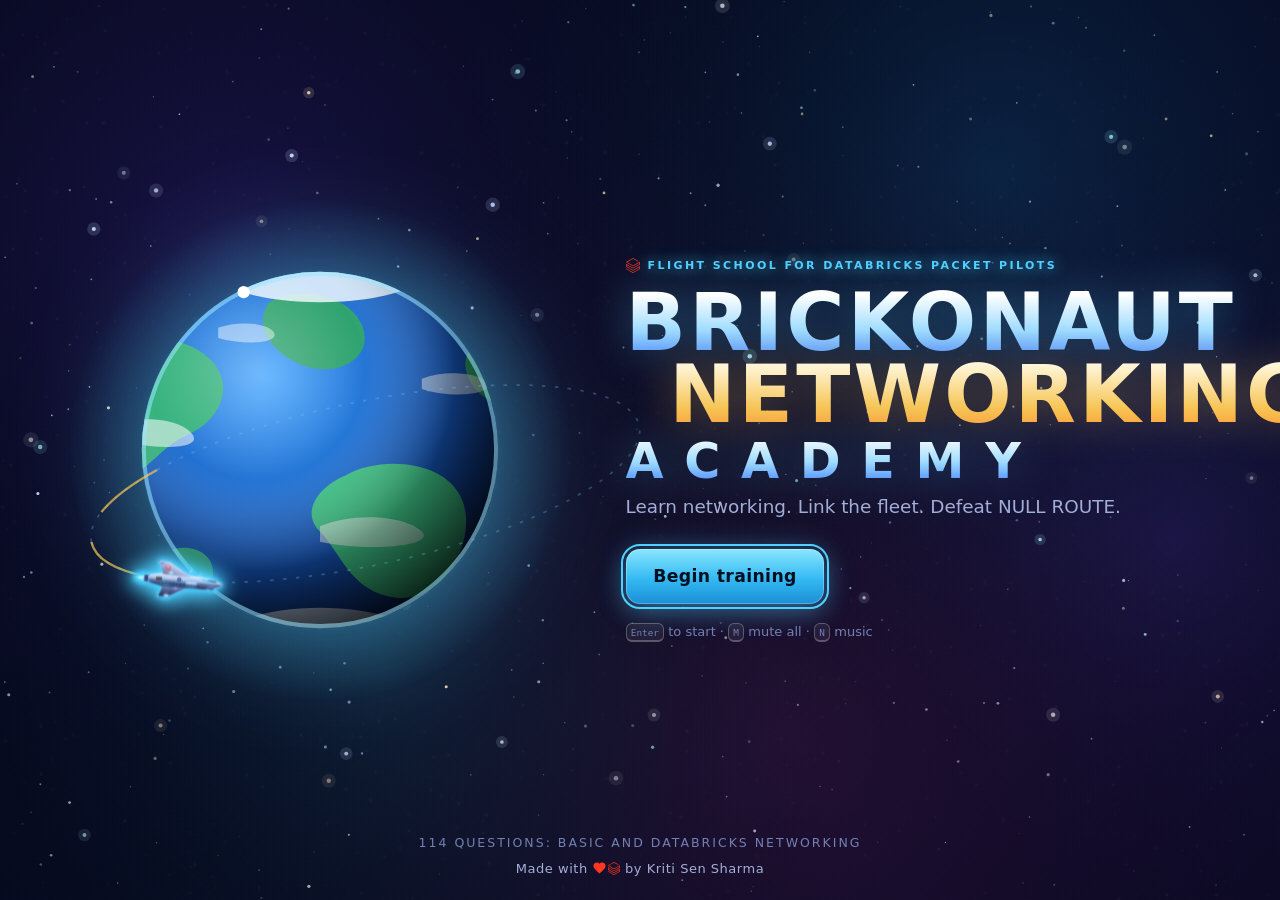
<file: index.html>
<!doctype html>
<html lang="en">
<head>
  <meta charset="utf-8">
  <meta name="viewport" content="width=device-width, initial-scale=1, viewport-fit=cover, interactive-widget=resizes-content">
  <meta name="color-scheme" content="dark">
  <meta name="theme-color" content="#060a1f">
  <title>Brickonaut Networking Academy</title>
  <meta name="description" content="Flight school for Databricks packet pilots: a space-themed trainer for networking fundamentals and Databricks networking.">
  <meta property="og:type" content="website">
  <meta property="og:title" content="Brickonaut Networking Academy">
  <meta property="og:description" content="Flight school for Databricks packet pilots: a space-themed trainer for networking fundamentals and Databricks networking.">
  <meta property="og:url" content="https://kritisen.github.io/brickonaut-networking-academy/">
  <meta property="og:image" content="https://kritisen.github.io/brickonaut-networking-academy/screenshots/social-preview.png">
  <meta property="og:image:width" content="1200">
  <meta property="og:image:height" content="630">
  <meta name="twitter:card" content="summary_large_image">
  <link rel="icon" href="data:image/svg+xml,%3Csvg xmlns='http://www.w3.org/2000/svg' viewBox='0 0 32 32'%3E%3Ccircle cx='16' cy='16' r='9' fill='%234fd1ff'/%3E%3Cellipse cx='16' cy='16' rx='15' ry='5' fill='none' stroke='%23f6c453' stroke-width='2' transform='rotate(-20 16 16)'/%3E%3C/svg%3E">
  <link rel="stylesheet" href="css/style.css">
  <link rel="stylesheet" href="css/explainers.css">
  <link rel="stylesheet" href="css/journeys.css">
</head>
<body data-screen="title">
  <canvas id="starfield" aria-hidden="true"></canvas>
  <div id="flash" aria-hidden="true"></div>

  <!-- Persistent top bar (map / bay / log / debrief) -->
  <header id="topbar" class="hidden">
    <div class="brand" aria-label="Brickonaut Networking Academy">
      <svg viewBox="0 0 40 40" class="brand-mark" aria-hidden="true"><circle cx="20" cy="20" r="9"/><ellipse cx="20" cy="20" rx="18" ry="6.5" transform="rotate(-22 20 20)"/><circle cx="35" cy="13" r="2.4" class="sat"/></svg>
      <div><b>Brickonaut Networking Academy</b><span>Fleet link training</span></div>
    </div>
    <div class="rank">
      <div class="rank-top"><span id="tb-rank" class="rank-name">Cadet</span><span id="tb-xp" class="rank-xp">0 XP</span></div>
      <div class="xpbar"><span id="tb-xpbar"></span></div>
      <div id="tb-xpnext" class="rank-next"></div>
    </div>
    <nav class="nav" aria-label="Main">
      <span class="tb-stars" title="Stars earned"><svg viewBox="0 0 24 24" aria-hidden="true"><path d="M12 2.5l2.9 6 6.6.9-4.8 4.6 1.2 6.5L12 17.4l-5.9 3.1 1.2-6.5L2.5 9.4l6.6-.9z"/></svg><b id="tb-stars">0</b></span>
      <button class="nav-btn" data-go="map"><svg viewBox="0 0 24 24" aria-hidden="true"><circle cx="6" cy="17" r="3"/><circle cx="18" cy="7" r="3"/><path d="M8.5 15.5C11 12 13 11 15.5 8.5" stroke-dasharray="2 2"/></svg>Galaxy map</button>
      <button class="nav-btn" data-go="bay"><svg viewBox="0 0 24 24" aria-hidden="true"><path d="M14.7 6.3a4 4 0 0 0-5.4 5.2L3 17.8V21h3.2l6.3-6.3a4 4 0 0 0 5.2-5.4l-2.6 2.6-2.4-.6-.6-2.4z"/></svg>Repair Bay<span id="tb-bay-badge" class="badge hidden">0</span></button>
      <button class="nav-btn" data-go="journeys"><svg viewBox="0 0 24 24" aria-hidden="true"><circle cx="12" cy="12" r="9"/><path d="M10 8.5l5 3.5-5 3.5z"/></svg>Journeys</button>
      <button class="nav-btn" data-go="log"><svg viewBox="0 0 24 24" aria-hidden="true"><path d="M4 20V10M10 20V4M16 20v-7M22 20H2"/></svg>Captain's Log</button>
      <button class="icon-btn settings-btn" aria-label="Settings" title="Settings"><svg viewBox="0 0 24 24" aria-hidden="true"><path d="M18.84 9.17 L19.23 10.41 L21.49 10.55 L21.49 13.45 L19.23 13.59 L18.84 14.83 L18.23 15.99 L19.73 17.69 L17.69 19.73 L15.99 18.23 L14.83 18.84 L13.59 19.23 L13.45 21.49 L10.55 21.49 L10.41 19.23 L9.17 18.84 L8.01 18.23 L6.31 19.73 L4.27 17.69 L5.77 15.99 L5.16 14.83 L4.77 13.59 L2.51 13.45 L2.51 10.55 L4.77 10.41 L5.16 9.17 L5.77 8.01 L4.27 6.31 L6.31 4.27 L8.01 5.77 L9.17 5.16 L10.41 4.77 L10.55 2.51 L13.45 2.51 L13.59 4.77 L14.83 5.16 L15.99 5.77 L17.69 4.27 L19.73 6.31 L18.23 8.01Z"/><circle cx="12" cy="12" r="3.2"/></svg></button>
      <button class="icon-btn mute-btn" aria-label="Mute sound"></button>
    </nav>
  </header>

  <main id="app">
    <!-- TITLE -->
    <section class="screen" id="screen-title" aria-label="Title">
      <div class="title-wrap">
        <div id="title-planet" class="title-planet"></div>
        <div id="title-ship" class="title-orbit" aria-hidden="true"></div>
        <div class="title-copy">
          <div class="eyebrow glow title-eyebrow"><img class="eyebrow-mark" src="assets/databricks-mark.svg" alt="" width="14" height="15">Flight school for Databricks packet pilots</div>
          <h1 class="logo"><span>Brickonaut</span><span>Networking</span><span>Academy</span></h1>
          <p id="title-sub" class="title-sub"></p>
          <button id="btn-begin" class="btn primary big" data-autofocus>Begin training</button>
          <div class="title-hint"><kbd>Enter</kbd> to start · <kbd>M</kbd> mute all · <kbd>N</kbd> music</div>
        </div>
      </div>
      <footer class="title-foot"><span id="title-count" class="title-count">114 questions: Basic and Databricks networking</span>
        <span class="made-with">Made with <span class="dbx-heart" role="img" aria-label="love"><svg class="heart" viewBox="0 0 24 22" aria-hidden="true" focusable="false"><path d="M12 21.2 10.4 19.8C4.6 14.6.8 11.2.8 6.9.8 3.5 3.5.8 6.9.8c1.9 0 3.8.9 5.1 2.4C13.3 1.7 15.2.8 17.1.8c3.4 0 6.1 2.7 6.1 6.1 0 4.3-3.8 7.7-9.6 12.9z"/></svg><img src="assets/databricks-mark.svg" alt="" width="12" height="13"></span> by Kriti Sen Sharma</span></footer>
    </section>

    <!-- GALAXY MAP -->
    <section class="screen" id="screen-map" aria-label="Galaxy map">
      <div id="map-stage"></div>
      <aside id="mission-card" class="glass corners" aria-live="polite"></aside>
      <div class="map-legend"><kbd>←</kbd><kbd>→</kbd> pick world · <kbd>Enter</kbd> launch</div>
    </section>

    <!-- MISSION -->
    <section class="screen" id="screen-mission" aria-label="Mission">
      <div id="mission-planet" class="mission-planet" aria-hidden="true"></div>
      <div class="hud glass">
        <button id="hud-map" class="btn ghost small hud-map" type="button" aria-label="Map: back to the galaxy map" aria-keyshortcuts="Escape" title="Back to the galaxy map (Esc)"><svg viewBox="0 0 24 24" aria-hidden="true" focusable="false"><path d="M15 5l-7 7 7 7"/></svg><span>Map</span></button>
        <div class="hud-left">
          <div id="hud-planet" class="hud-planet" aria-hidden="true"></div>
          <div><div id="hud-mode" class="eyebrow"></div><div id="hud-title" class="hud-title"></div></div>
        </div>
        <div class="hud-mid">
          <div id="hud-progress-label" class="hud-label"></div>
          <div id="hud-progress" class="fuel"></div>
        </div>
        <div class="hud-right">
          <div id="hud-timer" class="hud-timer hidden" role="timer" aria-label="Boss clock"><span>⏱</span><b>15:00</b></div>
          <div id="hud-shields-wrap" class="hud-cell"><span class="hud-label">Shields</span><div id="hud-shields" class="shields"></div></div>
          <div class="hud-cell mult"><span class="hud-label">Streak <b id="hud-streak">0</b></span><b id="hud-mult" class="mult-val">×1</b></div>
          <div class="hud-cell"><span class="hud-label">XP</span><b id="hud-xp" class="xp-val">0</b></div>
          <button id="hud-pause" class="icon-btn" aria-label="Pause (Esc)"><svg viewBox="0 0 24 24"><path d="M8 5v14M16 5v14"/></svg></button>
          <button class="icon-btn mute-btn" aria-label="Mute sound"></button>
        </div>
      </div>
      <div class="play">
        <!-- The ship: decorative (aria-hidden). Damage / repair events are announced in #ship-live. -->
        <aside id="ship-panel" class="ship-panel glass" aria-hidden="true">
          <div class="sp-head"><div><div class="eyebrow">Your ship</div><b id="sp-name" class="sp-name">ISV Packet Pilot</b></div><span id="sp-tier" class="chip ghost"></span></div>
          <div id="ship-view" class="sp-stage"></div>
          <div class="sp-info">
            <div class="sp-meter"><div class="sp-label"><span>Hull integrity</span><b id="sp-hull-pct">100%</b></div><div id="sp-hull" class="hull-bar"></div></div>
            <div class="sp-meter"><div class="sp-label"><span>Afterburner</span><b id="sp-burn-pct">idle</b></div><div class="burn-bar"><span id="sp-burn"></span></div></div>
            <div class="sp-dmg"><div class="sp-label"><span id="sp-dmg-title">Damaged modules</span></div><ul id="sp-damage" class="sp-damage-list"></ul></div>
          </div>
        </aside>
        <article id="q-card" class="q-card glass corners" aria-live="polite"></article>
        <aside id="feedback" class="feedback glass" aria-live="polite"></aside>
      </div>
    </section>

    <section class="screen" id="screen-debrief" aria-label="Debrief"></section>
    <section class="screen scroll" id="screen-bay" aria-label="Repair Bay"></section>
    <section class="screen scroll" id="screen-log" aria-label="Captain's Log"></section>
    <section class="screen scroll" id="screen-journeys" aria-label="Journeys"></section>
  </main>

  <!-- Commander dialog -->
  <div id="dialog" role="dialog" aria-modal="true" aria-labelledby="dlg-name" aria-describedby="dlg-text">
    <div class="dlg-box glass corners">
      <div id="dlg-portrait" class="dlg-portrait"></div>
      <div class="dlg-main">
        <div class="dlg-tag"><span id="dlg-tag">Incoming transmission</span><span id="dlg-count"></span></div>
        <div class="dlg-who"><b id="dlg-name"></b><span id="dlg-role"></span></div>
        <p id="dlg-text" class="dlg-text"></p>
        <div class="dlg-actions"><button id="dlg-skip" class="btn ghost small">Skip</button><button id="dlg-next" class="btn primary"><span id="dlg-next-label">Next</span> <kbd>Enter</kbd></button></div>
      </div>
    </div>
  </div>

  <div id="modal" role="dialog" aria-modal="true" aria-labelledby="modal-title"><div id="modal-body" class="modal-box glass corners"></div></div>
  <div id="toasts" aria-live="polite"></div>
  <button id="sound-chip" class="sound-chip" type="button" hidden><svg viewBox="0 0 24 24" aria-hidden="true"><path d="M4 9h4l5-4v14l-5-4H4zM16.5 8.5a5 5 0 0 1 0 7M19 6a8.5 8.5 0 0 1 0 12"/></svg>Tap for sound</button>
  <div id="ship-live" class="sr-only" role="status" aria-live="polite" aria-atomic="true"></div>
  <canvas id="fx" aria-hidden="true"></canvas>
  <noscript><p class="noscript">Brickonaut Networking Academy needs JavaScript.</p></noscript>

  <!-- Data (classic scripts so file:// works). Add new level files here + in tests/validate_questions.mjs DATA_FILES. -->
  <script src="data/questions.js"></script>
  <script src="data/concepts.js"></script>
  <script src="data/journeys.js"></script>
  <!-- Engine -->
  <script src="js/util.js"></script>
  <script src="js/store.js"></script>
  <script src="js/brand.js"></script>
  <script src="js/ship.js"></script>
  <script src="js/audio.js"></script>
  <script src="js/music.js"></script>
  <script src="js/starfield.js"></script>
  <script src="js/fx.js"></script>
  <script src="js/art.js"></script>
  <script src="js/diagram.js"></script>
  <script src="js/explainers.js"></script>
  <script src="js/journeys.js"></script>
  <script src="js/charts.js"></script>
  <script src="js/game.js"></script>
  <script src="js/main.js"></script>
</body>
</html>
</file>
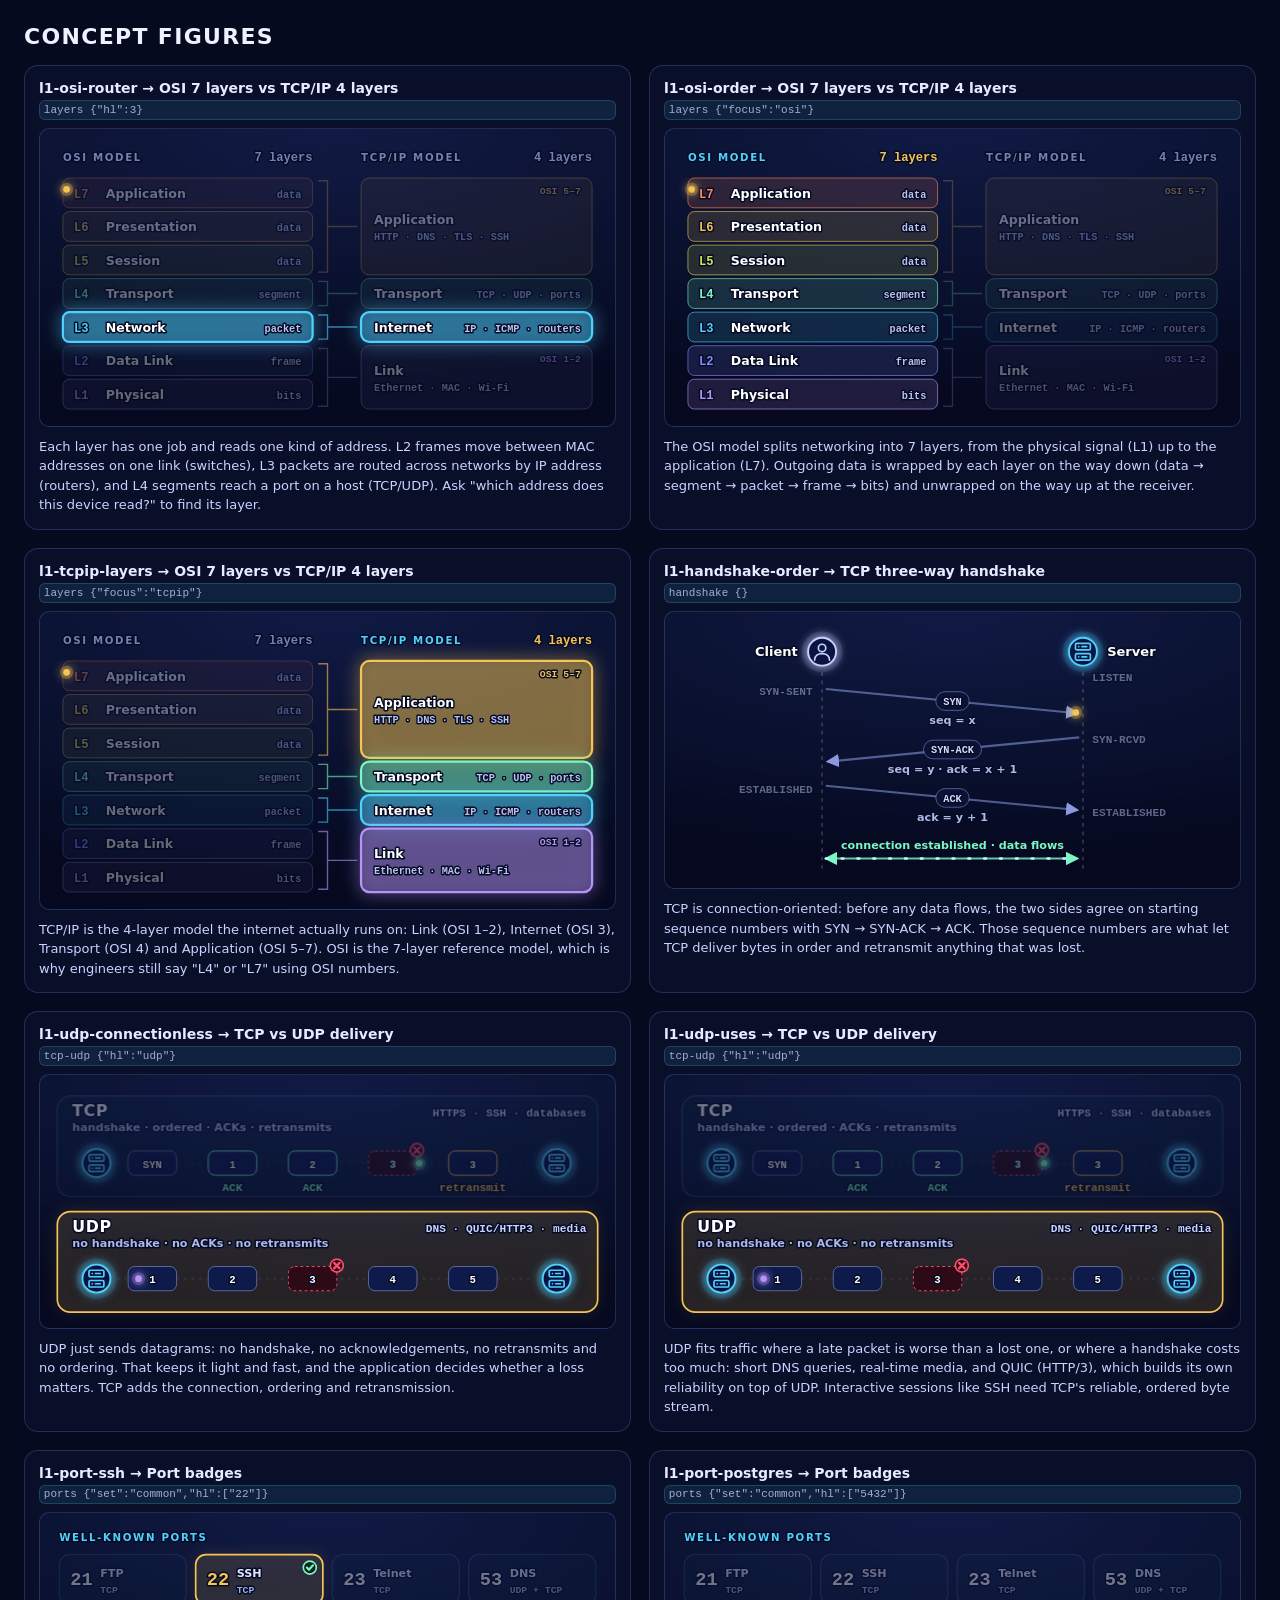
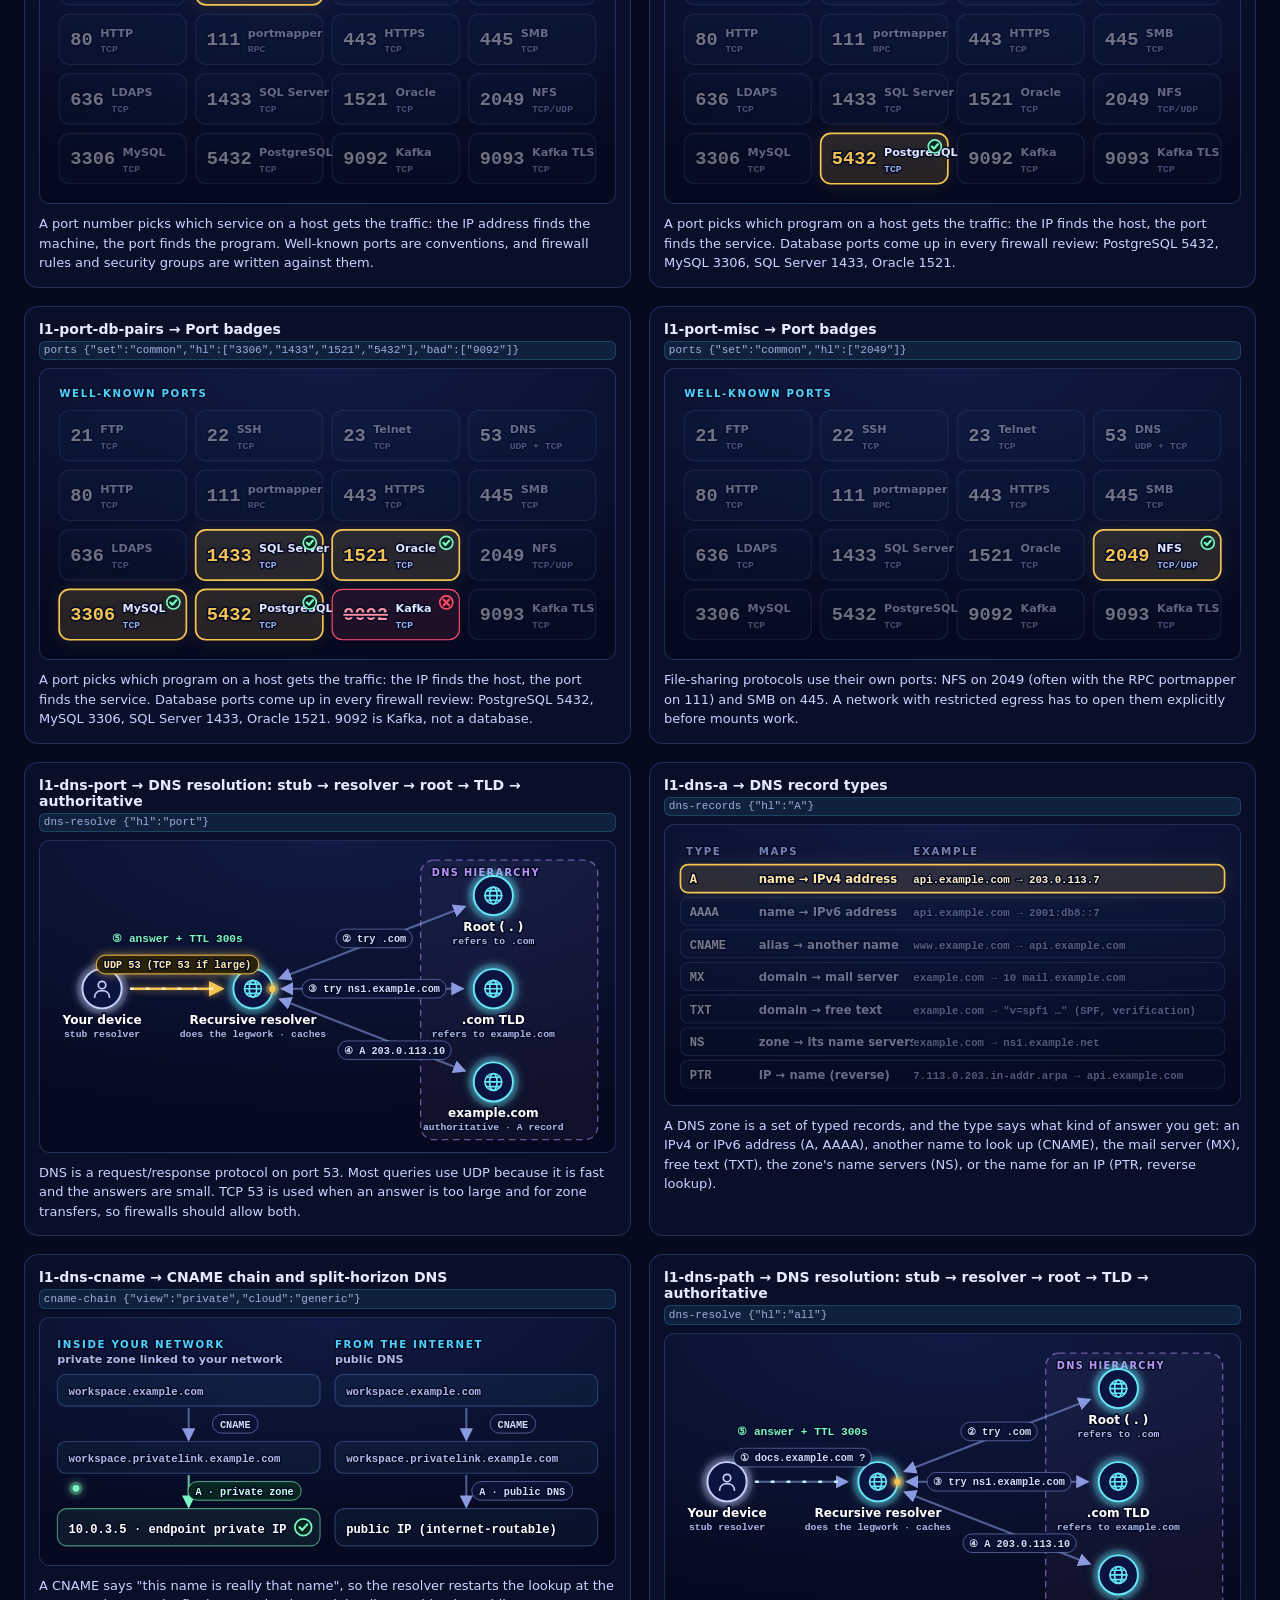
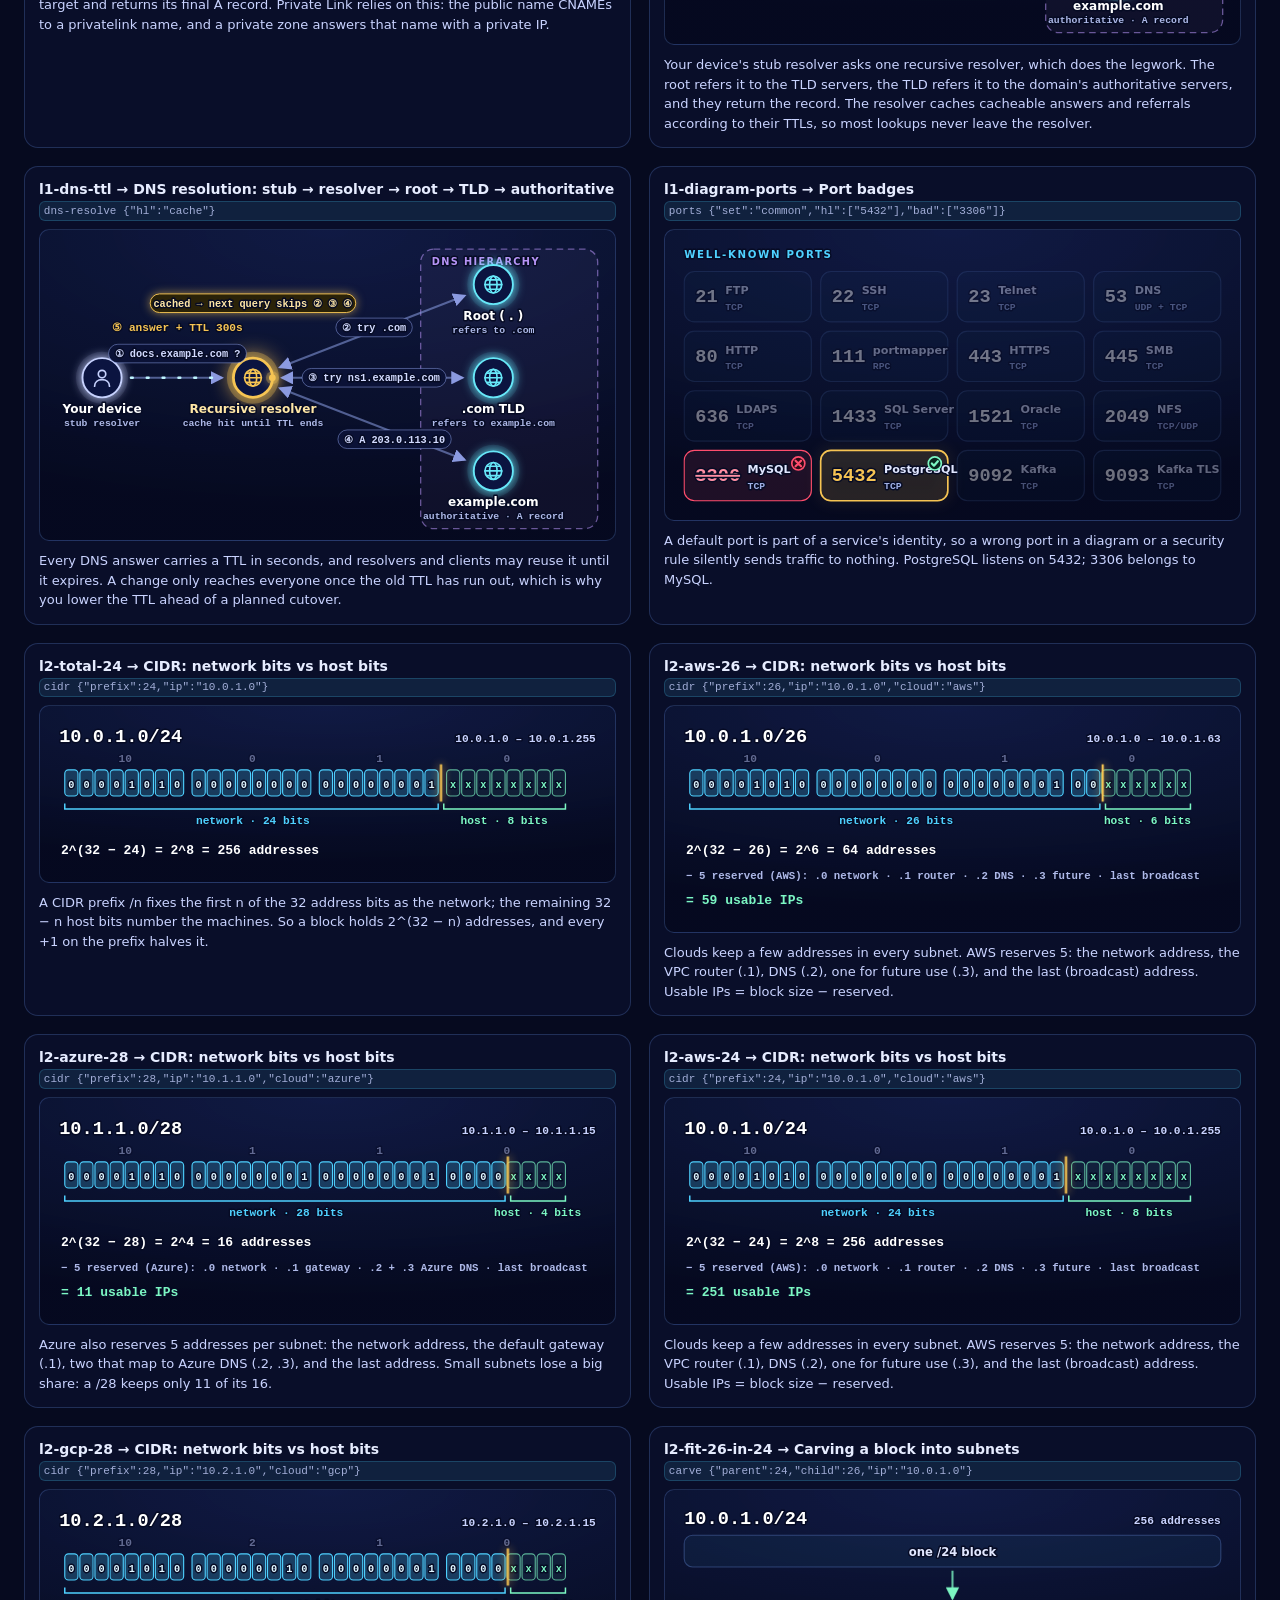
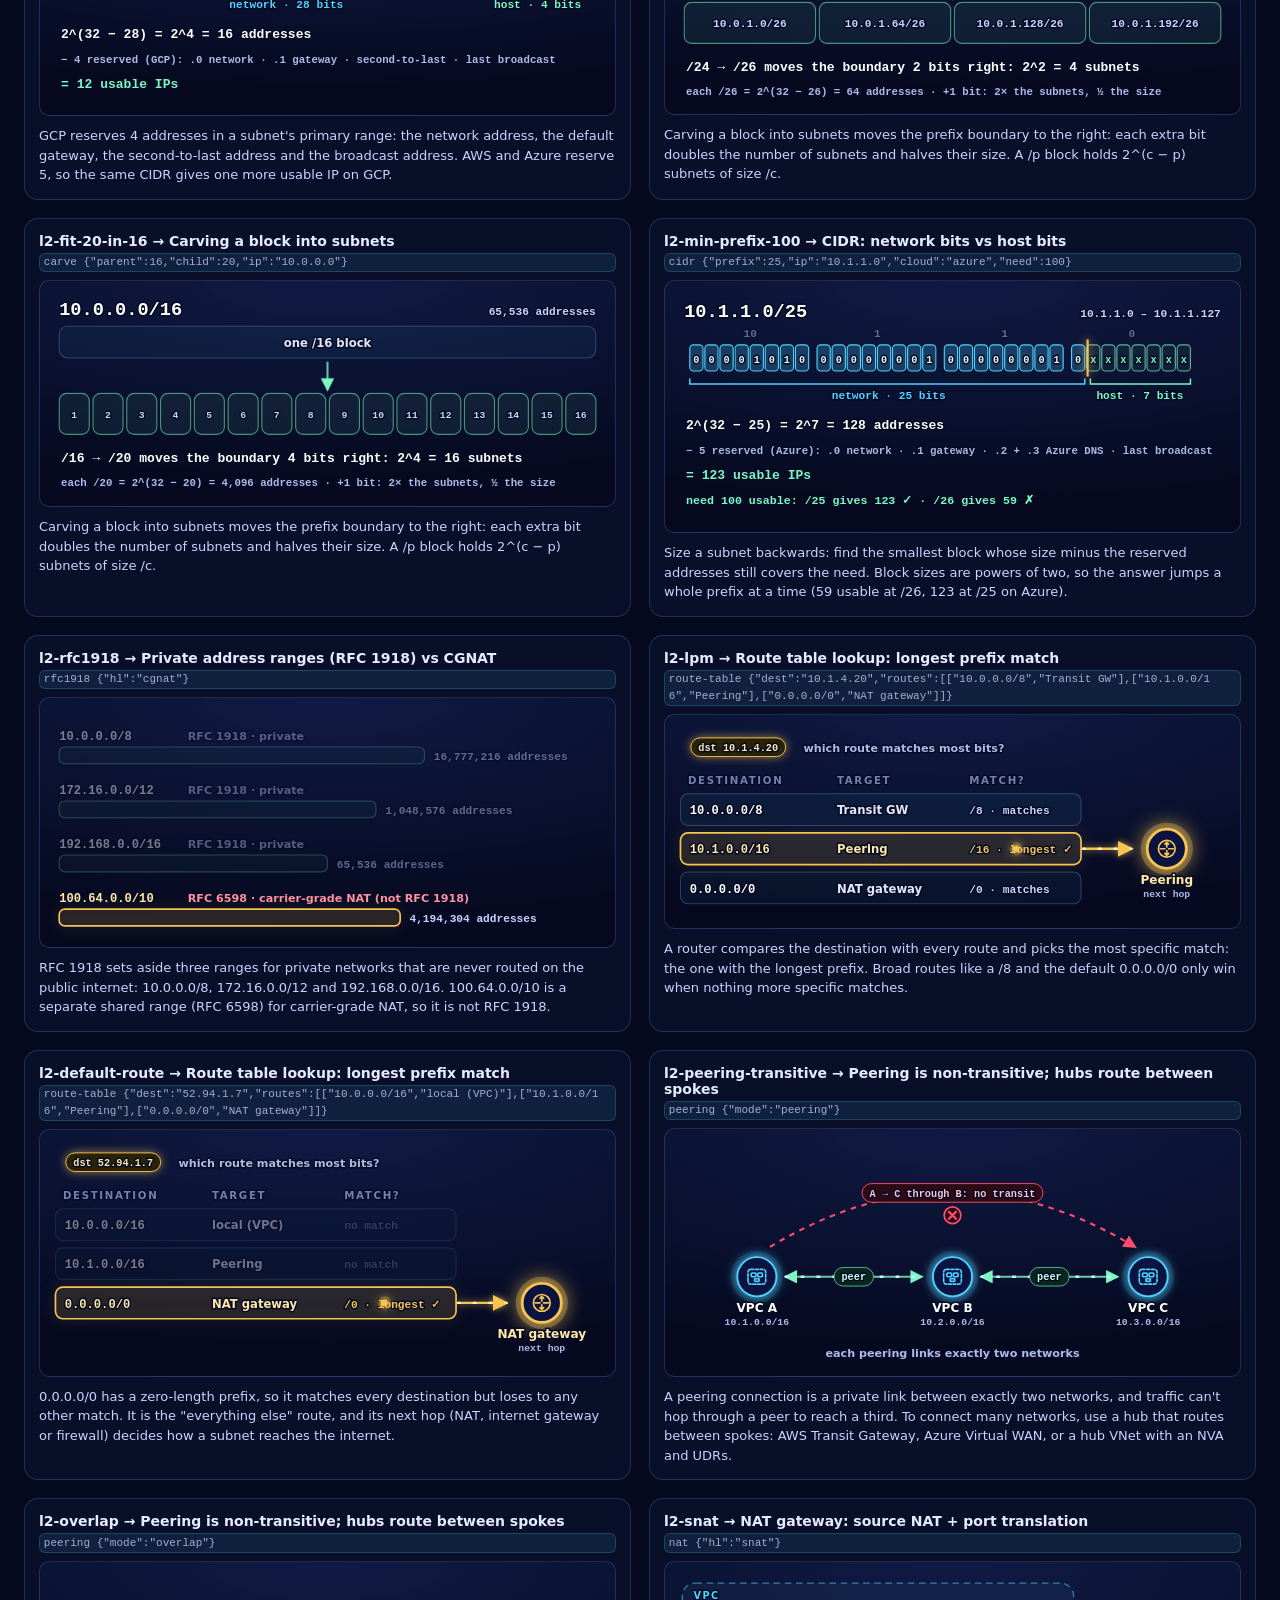
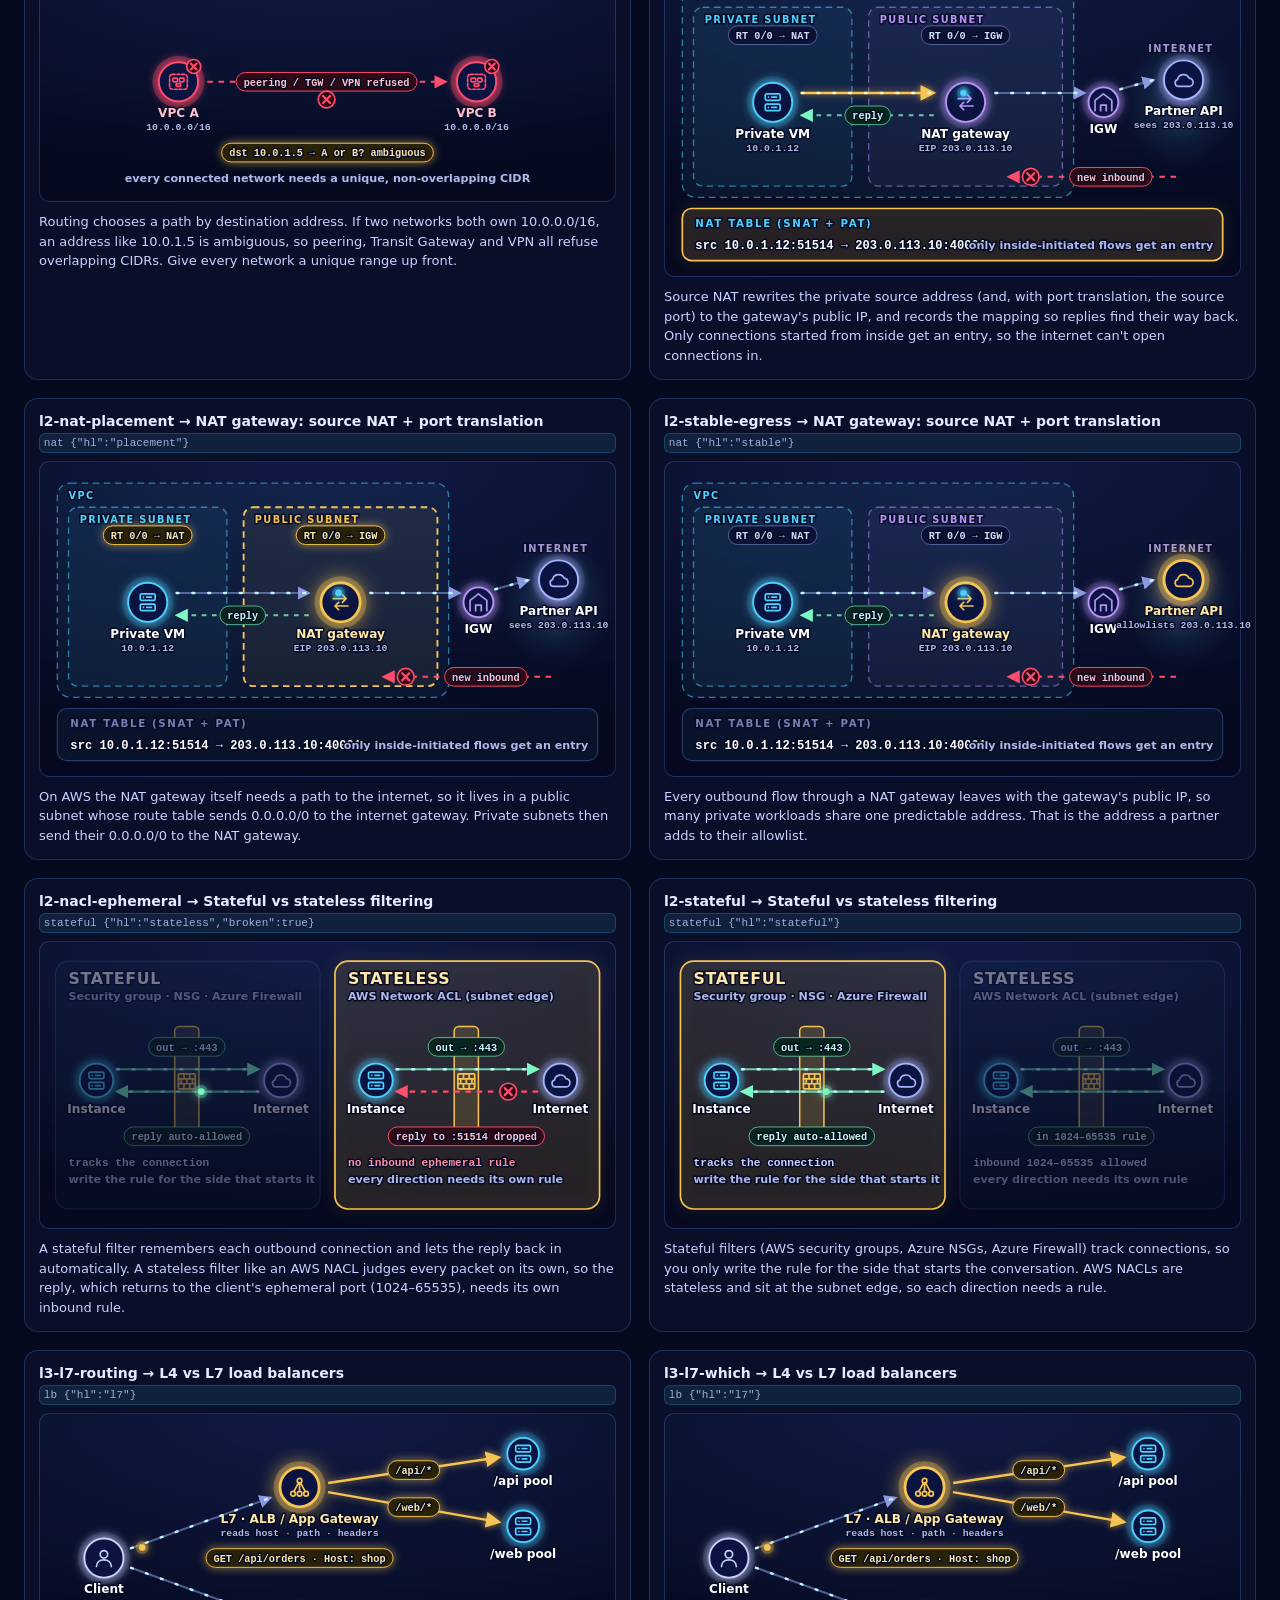
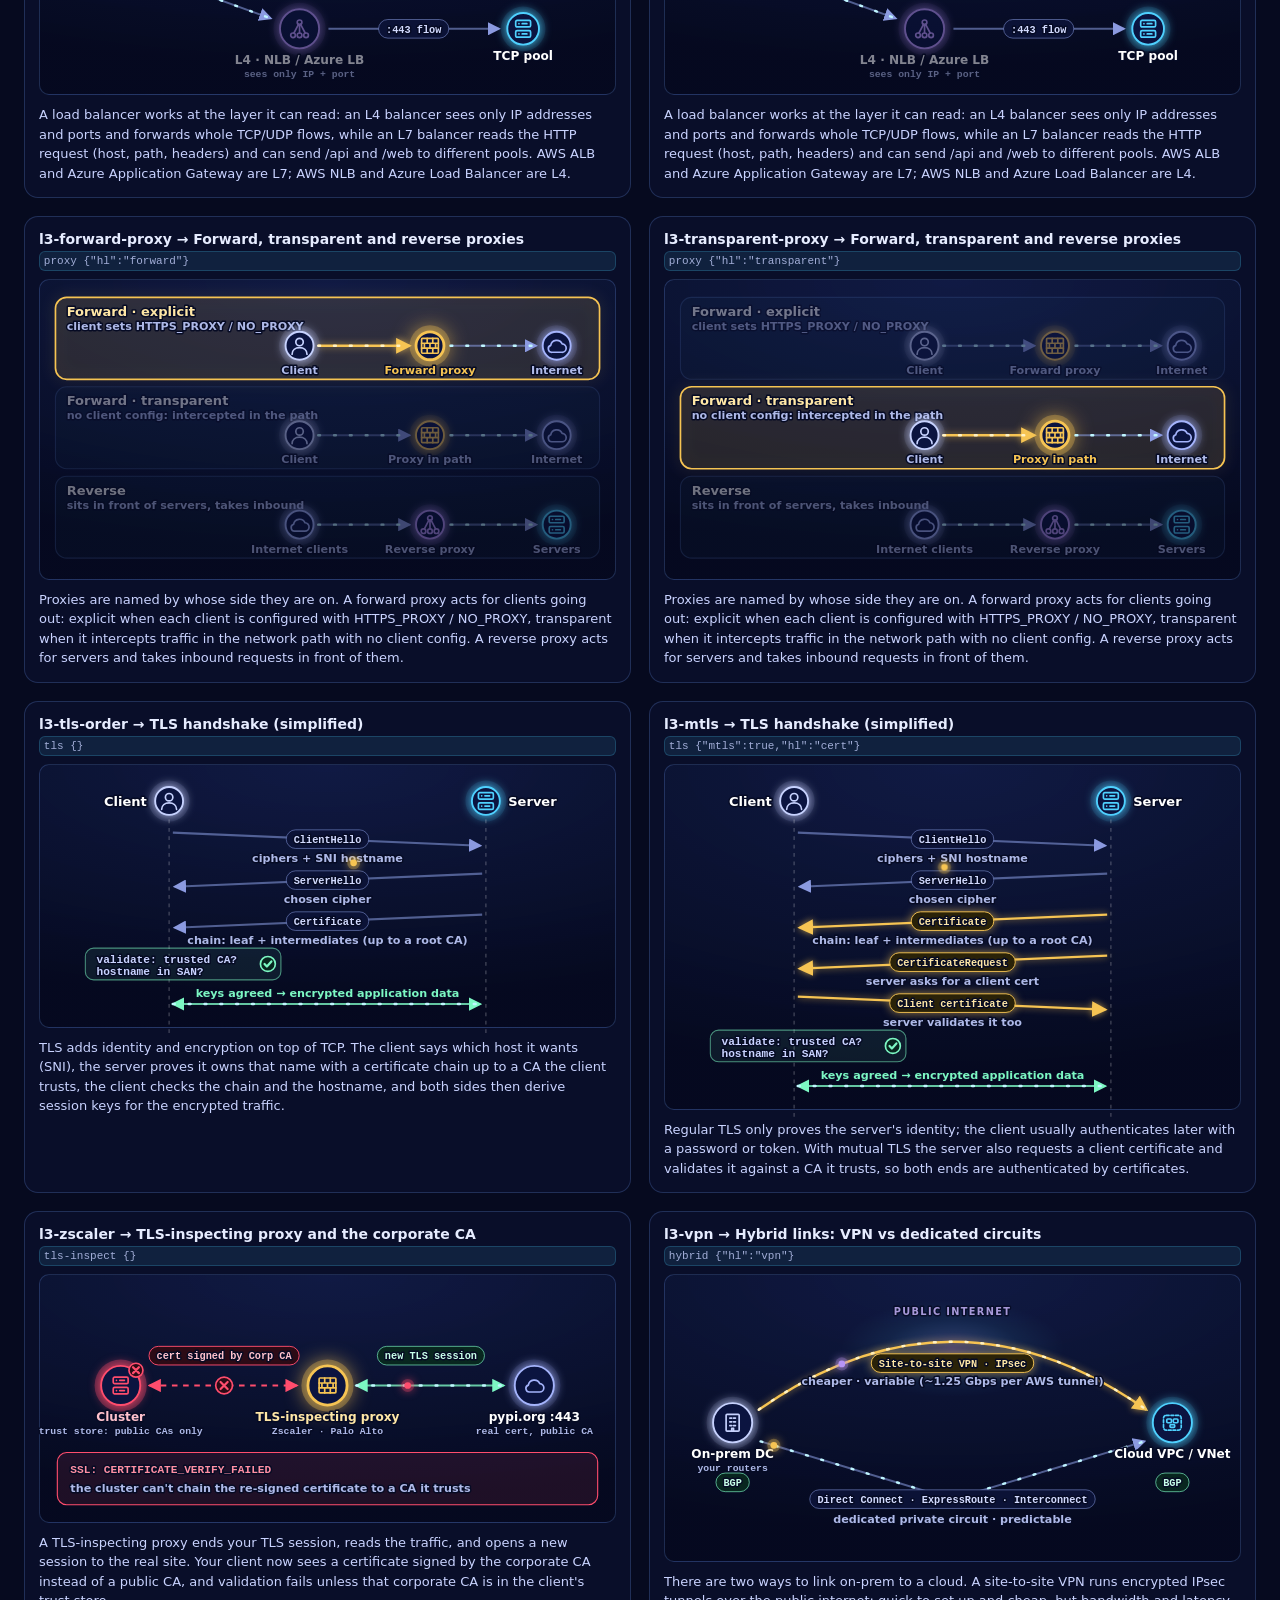
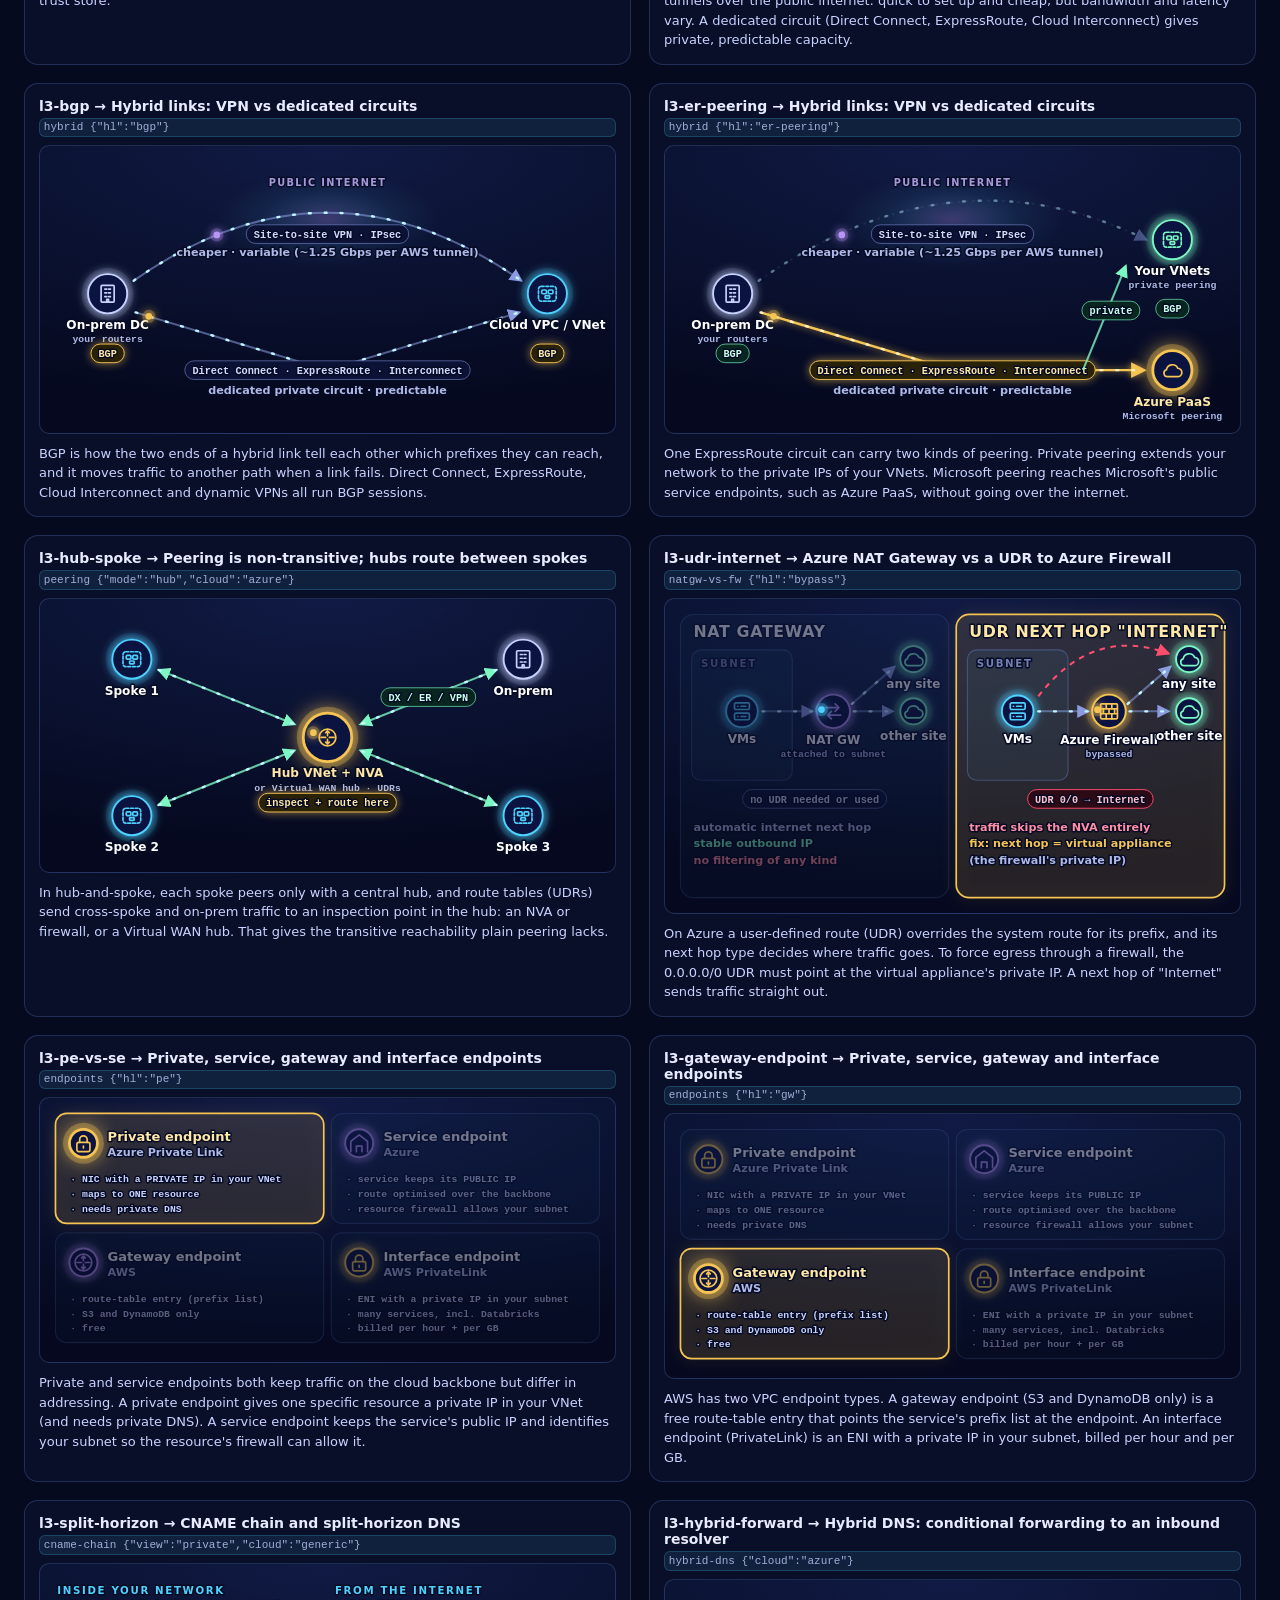
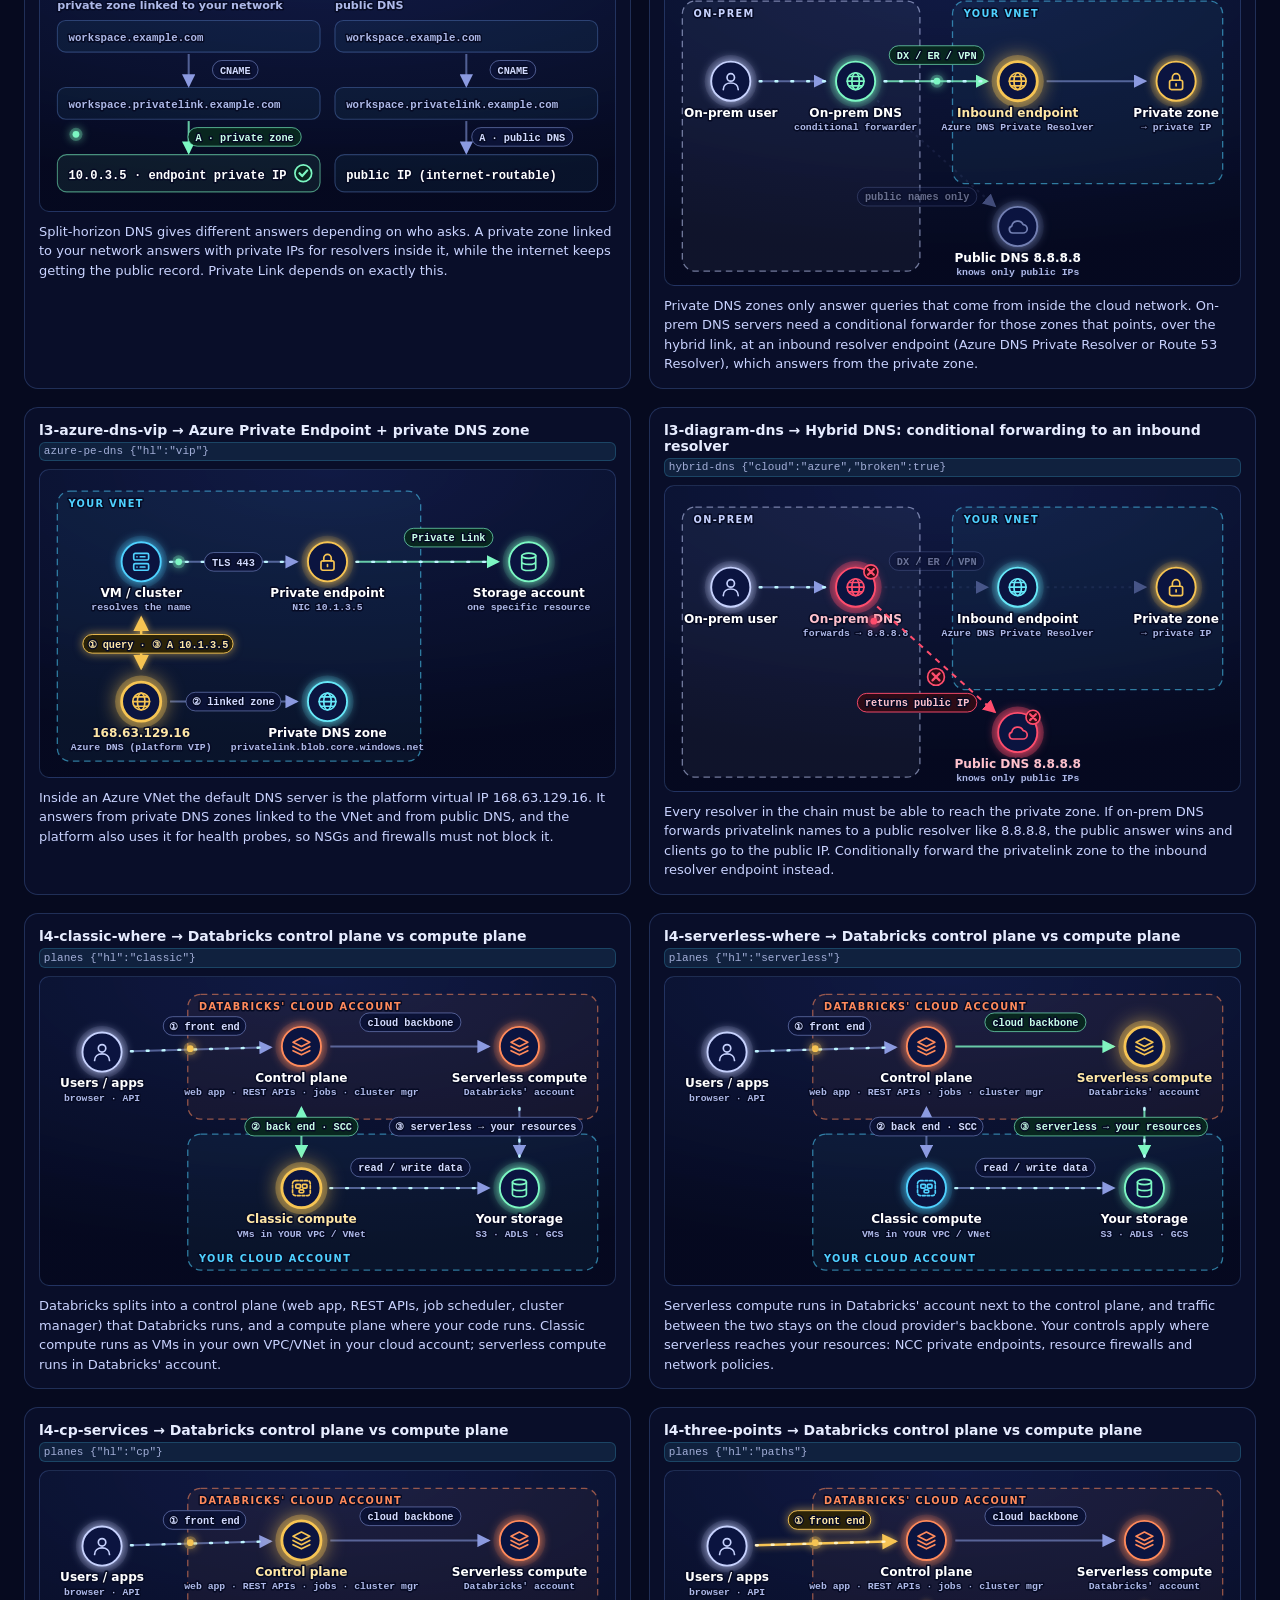
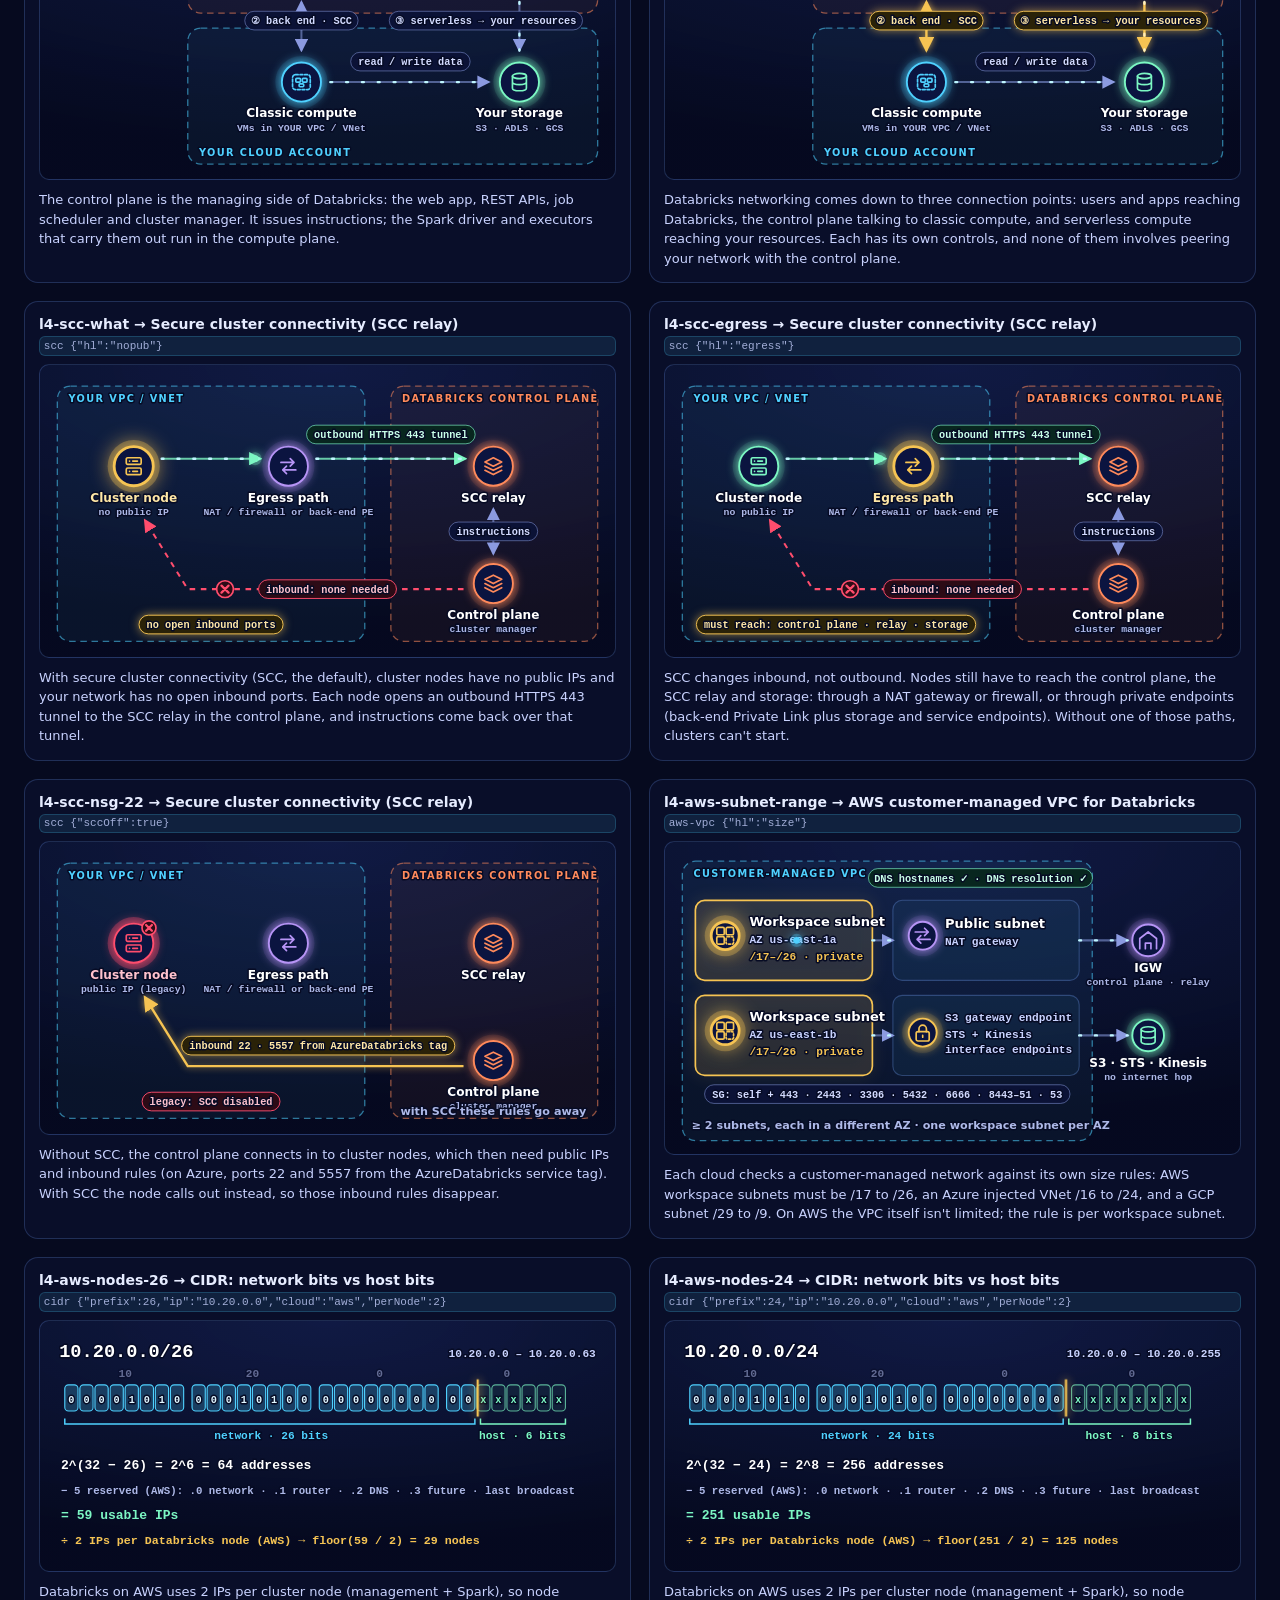
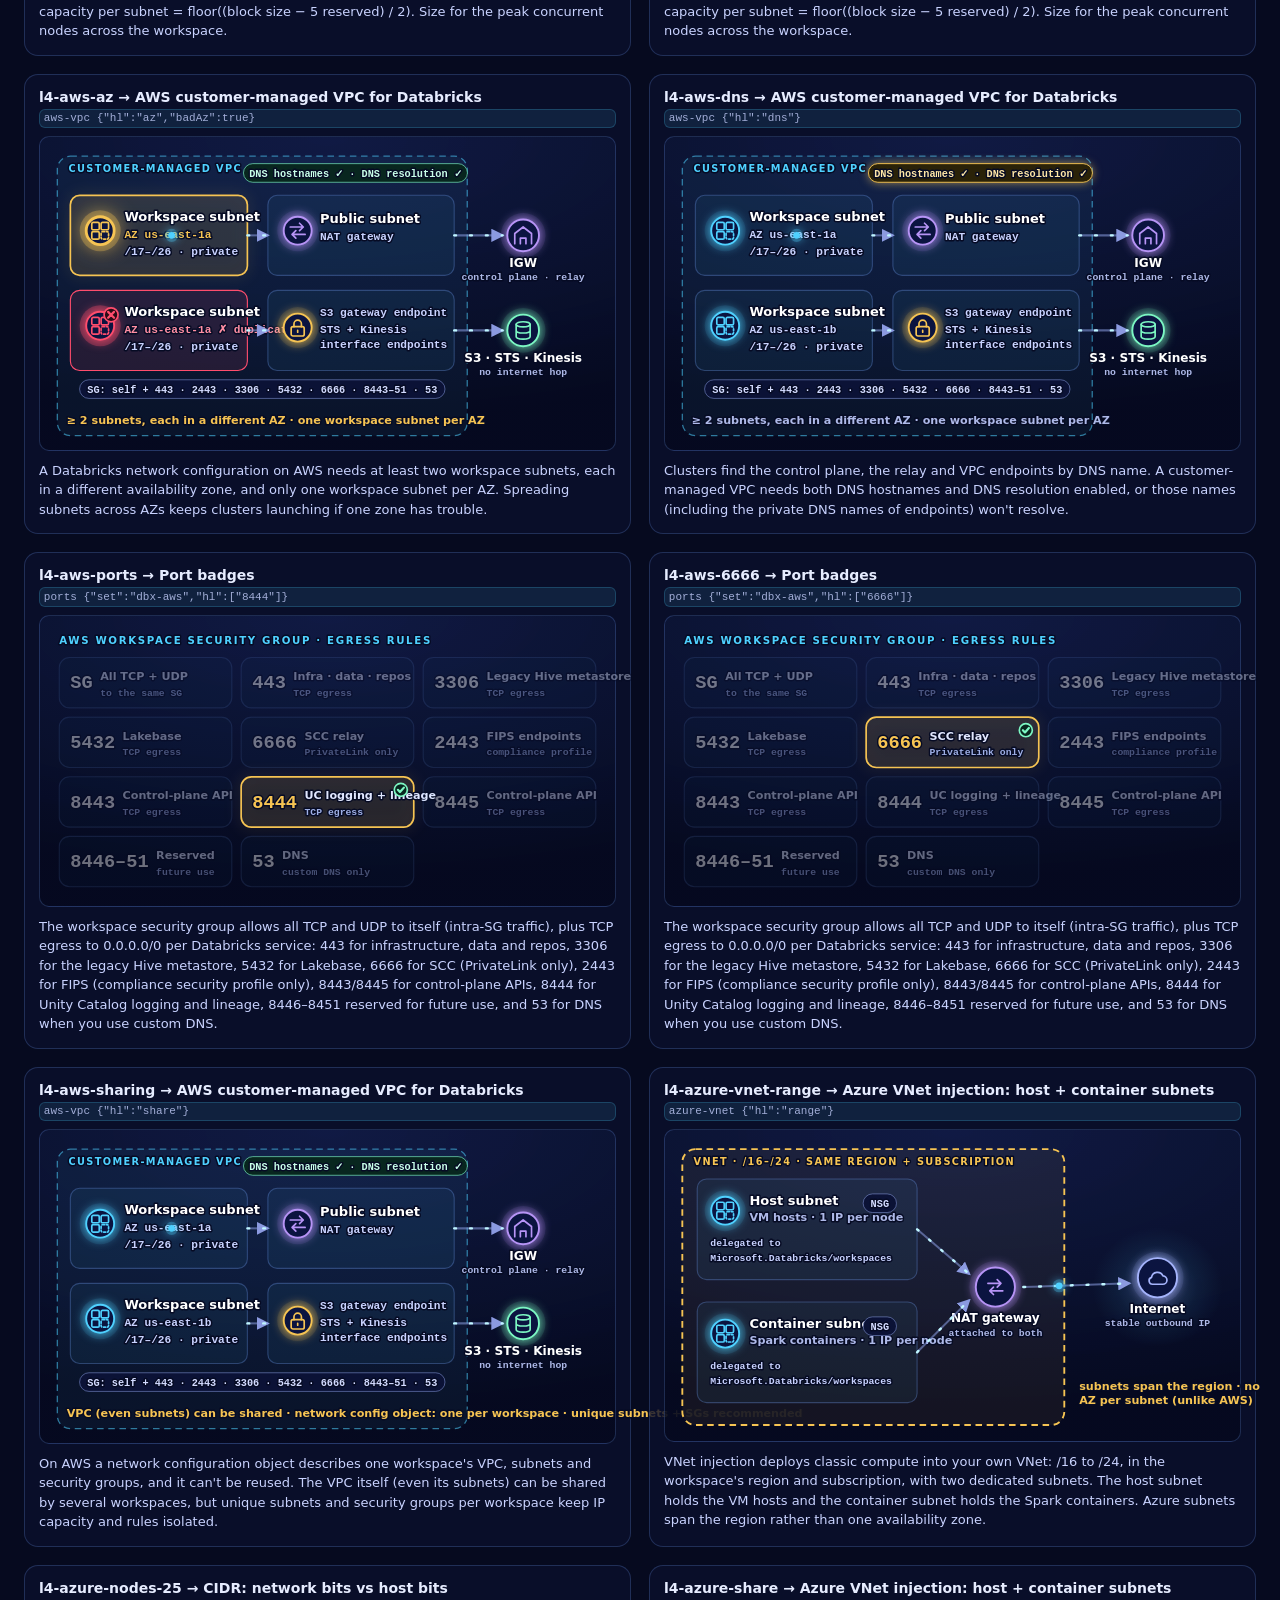
<file: tests/figures.html>
<!doctype html>
<html lang="en">
<head>
  <meta charset="utf-8">
  <meta name="viewport" content="width=device-width, initial-scale=1">
  <title>Concept figure gallery · Brickonaut Networking Academy</title>
  <!-- Dev gallery: every concept figure, as mapped by each question. Open over file://.
       ?only=<figure id> filters; ?samples=1 shows each figure's sample params only; ?motion=reduce previews reduced motion. -->
  <link rel="stylesheet" href="../css/style.css">
  <link rel="stylesheet" href="../css/explainers.css">
  <style>
    body { overflow: auto; background: #060a1f; padding: 24px; }
    h1 { font: 800 22px var(--display); letter-spacing: .06em; text-transform: uppercase; margin: 0 0 16px; }
    .grid { display: grid; grid-template-columns: repeat(auto-fill, minmax(520px, 1fr)); gap: 18px; }
    .cell { padding: 14px; border-radius: 14px; border: 1px solid var(--line); background: rgba(10, 16, 44, .8); }
    .cell h2 { margin: 0 0 4px; font: 700 14px var(--font); color: #e6ecff; }
    .cell code { display: block; margin-bottom: 8px; font-size: 11px; color: var(--muted); white-space: pre-wrap; word-break: break-all; }
    .cell p { font-size: 13px; color: #c9d3ff; margin: 10px 0 0; }
  </style>
</head>
<body>
  <h1>Concept figures</h1>
  <div class="grid" id="grid"></div>
  <script src="../data/questions.js"></script>
  <script src="../data/concepts.js"></script>
  <script src="../js/util.js"></script>
  <script src="../js/art.js"></script>
  <script src="../js/explainers.js"></script>
  <script>
    (function () {
      var qs = new URLSearchParams(location.search), only = qs.get('only') ? qs.get('only').split(',') : null, X = ONA.explainers;
      if (qs.get('motion') === 'reduce') document.documentElement.classList.add('reduce-motion');
      var items = [];
      if (qs.get('samples')) Object.keys(X.FIGURES).forEach(function (f) { items.push({ label: f, fig: f, params: X.FIGURES[f].sample, concept: '' }); });
      else ONA.QUESTIONS.forEach(function (q) {
        items.push({ label: q.id, fig: q.fig, params: q.figParams, concept: q.concept });
        (q.figParts || []).forEach(function (o, i) { var s = X.spec(q, i); items.push({ label: q.id + ' · step ' + (i + 1), fig: s.fig, params: s.params, concept: '' }); });
      });
      var html = items.filter(function (it) { return !only || only.indexOf(it.fig) >= 0; }).map(function (it) {
        return '<div class="cell" data-fig="' + it.fig + '"><h2>' + it.label + ' → ' + X.FIGURES[it.fig].title + '</h2><code>' + it.fig + ' ' + JSON.stringify(it.params) + '</code>' +
          '<div class="fc-fig">' + X.render(it.fig, it.params) + '</div>' + (it.concept ? '<p>' + ONA.util.esc(it.concept) + '</p>' : '') + '</div>';
      }).join('');
      document.getElementById('grid').innerHTML = html;
      window.__galleryCount = items.length;
    })();
  </script>
</body>
</html>
</file>
<file: css/style.css>
/* Brickonaut Networking Academy — visual system
 * System fonts only (works offline). Palette: deep space navy, cyan signal, mint success, gold reward, rose danger. */
:root {
  --bg: #060a1f;
  --panel: rgba(14, 22, 56, 0.62);
  --panel-solid: #0e1638;
  --panel-hi: rgba(28, 40, 92, 0.7);
  --line: rgba(120, 170, 255, 0.22);
  --line-hi: rgba(120, 200, 255, 0.55);
  --text: #eef2ff;
  --muted: #a3aed8;
  --dim: #7380b3;
  --cyan: #4fd1ff;
  --mint: #7cf7c3;
  --gold: #f6c453;
  --rose: #ff4d6d;
  --violet: #b794f6;
  --accent: var(--cyan);
  --font: "Avenir Next", "Avenir", "Segoe UI", "Helvetica Neue", system-ui, -apple-system, sans-serif;
  --display: "Avenir Next Condensed", "Futura", "Avenir Next", "Segoe UI", system-ui, sans-serif;
  --mono: "SF Mono", ui-monospace, "JetBrains Mono", Menlo, Consolas, monospace;
  --r: 16px;
  --ease: cubic-bezier(.2, .8, .2, 1);
  --shadow: 0 20px 60px rgba(0, 0, 0, .45), 0 0 0 1px rgba(255, 255, 255, .02) inset;
}

* { box-sizing: border-box; }
html, body { height: 100%; margin: 0; }
body {
  background: var(--bg);
  color: var(--text);
  font: 16px/1.5 var(--font);
  -webkit-font-smoothing: antialiased;
  overflow: hidden;
  overscroll-behavior: none;
  -webkit-tap-highlight-color: transparent;
  -webkit-text-size-adjust: 100%;
  text-size-adjust: 100%;
}
button, input { font: inherit; color: inherit; }
a { color: var(--cyan); }
code { font-family: var(--mono); font-size: .88em; background: rgba(79, 209, 255, .1); border: 1px solid rgba(79, 209, 255, .2); padding: .05em .35em; border-radius: 6px; }
kbd {
  font-family: var(--mono); font-size: .72em; line-height: 1; padding: .28em .45em; border-radius: 6px;
  border: 1px solid rgba(255, 255, 255, .25); border-bottom-width: 2px; background: rgba(255, 255, 255, .06); color: inherit; vertical-align: .08em;
}
.hidden { display: none !important; }
:focus-visible { outline: 2px solid var(--cyan); outline-offset: 3px; border-radius: 10px; }

#starfield, #fx { position: fixed; inset: 0; width: 100%; height: 100%; display: block; }
#starfield { z-index: 0; }
#fx { z-index: 90; pointer-events: none; }
#flash { position: fixed; inset: 0; pointer-events: none; z-index: 80; opacity: 0; }
#flash.on.good { animation: flash .5s ease-out; background: radial-gradient(circle at 50% 50%, rgba(124, 247, 195, .0) 40%, rgba(124, 247, 195, .22)); }
#flash.on.bad { animation: flash .6s ease-out; background: radial-gradient(circle at 50% 50%, rgba(255, 77, 109, 0) 30%, rgba(255, 77, 109, .45)); }
@keyframes flash { 0% { opacity: 1 } 100% { opacity: 0 } }

/* ---------- glass panels with HUD corner brackets ---------- */
.glass {
  background: linear-gradient(180deg, rgba(22, 32, 78, .72), rgba(10, 16, 44, .72));
  border: 1px solid var(--line);
  border-radius: var(--r);
  box-shadow: var(--shadow), 0 0 40px rgba(79, 209, 255, .05);
  -webkit-backdrop-filter: blur(14px) saturate(130%);
  backdrop-filter: blur(14px) saturate(130%);
}
.corners { position: relative; }
.corners::before, .corners::after {
  content: ""; position: absolute; width: 22px; height: 22px; pointer-events: none;
  border: 2px solid var(--accent); opacity: .85; filter: drop-shadow(0 0 6px var(--accent));
}
.corners::before { top: -1px; left: -1px; border-right: 0; border-bottom: 0; border-top-left-radius: var(--r); }
.corners::after { bottom: -1px; right: -1px; border-left: 0; border-top: 0; border-bottom-right-radius: var(--r); }

.eyebrow { font: 700 11px/1.2 var(--font); letter-spacing: .22em; text-transform: uppercase; color: var(--accent); }
.eyebrow.glow { text-shadow: 0 0 14px currentColor; }
.muted { color: var(--muted); font-weight: 500; letter-spacing: 0; text-transform: none; }

/* ---------- buttons ---------- */
.btn {
  --b: var(--cyan);
  display: inline-flex; align-items: center; justify-content: center; gap: .55em;
  padding: .7em 1.25em; border-radius: 12px; cursor: pointer; font-weight: 700; letter-spacing: .02em;
  border: 1px solid rgba(255, 255, 255, .16); background: rgba(255, 255, 255, .05);
  transition: transform .15s var(--ease), box-shadow .2s, background .2s, border-color .2s, opacity .2s;
  user-select: none; white-space: nowrap;
}
@media (hover: hover) { .btn:hover { transform: translateY(-1px); border-color: rgba(255, 255, 255, .35); background: rgba(255, 255, 255, .09); } }
.btn:active { transform: translateY(1px) scale(.98); }
.btn:disabled { opacity: .4; cursor: not-allowed; transform: none; }
.btn.primary {
  color: #041022; border: 0;
  background: linear-gradient(180deg, #8ae6ff, #33b9f2 55%, #1b8fd6);
  box-shadow: 0 0 0 1px rgba(255, 255, 255, .25) inset, 0 8px 26px rgba(79, 209, 255, .35), 0 0 32px rgba(79, 209, 255, .25);
}
@media (hover: hover) { .btn.primary:hover { box-shadow: 0 0 0 1px rgba(255, 255, 255, .4) inset, 0 10px 32px rgba(79, 209, 255, .5), 0 0 44px rgba(79, 209, 255, .35); } }
.btn.primary kbd { border-color: rgba(4, 16, 34, .35); background: rgba(4, 16, 34, .12); }
.btn.danger { background: linear-gradient(180deg, #ff8197, #e5325a); color: #fff; border: 0; }
.btn.danger.ghost { background: transparent; color: #ff8fa3; border: 1px solid rgba(255, 77, 109, .45); }
.btn.big { font-size: 1.08rem; padding: .85em 1.6em; border-radius: 14px; }
.btn.small { padding: .45em .9em; font-size: .85rem; }
.btn.tiny { padding: .25em .7em; font-size: .78rem; border-radius: 8px; }
.icon-btn {
  width: 40px; height: 40px; display: grid; place-items: center; border-radius: 12px; cursor: pointer;
  border: 1px solid var(--line); background: rgba(255, 255, 255, .04); transition: background .2s, border-color .2s;
}
@media (hover: hover) { .icon-btn:hover { background: rgba(79, 209, 255, .12); border-color: var(--line-hi); } }
.icon-btn svg, .nav-btn svg { width: 20px; height: 20px; fill: none; stroke: currentColor; stroke-width: 1.8; stroke-linecap: round; stroke-linejoin: round; }
.chip {
  display: inline-flex; align-items: center; gap: .35em; font-size: 12px; font-weight: 700; letter-spacing: .04em;
  padding: .3em .75em; border-radius: 999px; color: #dff6ff; background: rgba(79, 209, 255, .14); border: 1px solid rgba(79, 209, 255, .35);
}
.chip.ghost { background: rgba(255, 255, 255, .04); border-color: rgba(255, 255, 255, .14); color: var(--muted); font-weight: 600; }
.chip.danger { background: rgba(255, 77, 109, .14); border-color: rgba(255, 77, 109, .45); color: #ffc2cd; }

/* ---------- screens ---------- */
#app { position: fixed; inset: 0; z-index: 2; }
.screen {
  position: absolute; inset: 0; opacity: 0; visibility: hidden; transform: scale(1.025);
  transition: opacity .5s var(--ease), transform .6s var(--ease), visibility 0s linear .5s;
}
.screen.active { opacity: 1; visibility: visible; transform: none; transition: opacity .5s var(--ease), transform .6s var(--ease), visibility 0s; }
.screen.scroll { overflow-y: auto; padding-top: 84px; }
body[data-screen="debrief"] #screen-debrief, body[data-screen="map"] #screen-map { padding-top: 0; }

/* ---------- top bar ---------- */
#topbar {
  position: fixed; z-index: 20; top: max(12px, env(safe-area-inset-top)); left: max(16px, env(safe-area-inset-left)); right: max(16px, env(safe-area-inset-right)); height: 60px;
  display: flex; align-items: center; gap: 18px; padding: 0 12px 0 16px;
  background: linear-gradient(180deg, rgba(16, 24, 62, .78), rgba(8, 12, 36, .7));
  border: 1px solid var(--line); border-radius: 16px; box-shadow: var(--shadow);
  -webkit-backdrop-filter: blur(14px); backdrop-filter: blur(14px);
}
.brand { display: flex; align-items: center; gap: 10px; min-width: 0; }
.brand-mark { width: 34px; height: 34px; flex: none; }
.brand-mark circle:first-child { fill: var(--cyan); filter: drop-shadow(0 0 6px var(--cyan)); }
.brand-mark ellipse { fill: none; stroke: var(--gold); stroke-width: 2; }
.brand-mark .sat { fill: #fff; }
.brand b { display: block; font: 800 14px/1.1 var(--display); letter-spacing: .14em; text-transform: uppercase; white-space: nowrap; }
.brand span { font-size: 11px; color: var(--muted); letter-spacing: .08em; }
.rank { width: 230px; margin-left: 8px; }
.rank-top { display: flex; justify-content: space-between; font-size: 12px; font-weight: 700; }
.rank-name { color: var(--gold); letter-spacing: .12em; text-transform: uppercase; }
.rank-xp { font-family: var(--mono); color: var(--muted); }
.xpbar { height: 6px; margin: 4px 0 2px; border-radius: 6px; background: rgba(255, 255, 255, .08); overflow: hidden; }
.xpbar span { display: block; height: 100%; width: calc(var(--v, 0) * 100%); background: linear-gradient(90deg, var(--gold), #ffe9a6); box-shadow: 0 0 12px var(--gold); border-radius: 6px; transition: width .8s var(--ease); }
.rank-next { font-size: 10.5px; color: var(--dim); }
.nav { margin-left: auto; display: flex; align-items: center; gap: 6px; }
.tb-stars { display: inline-flex; align-items: center; gap: 6px; padding: 0 12px; font-family: var(--mono); font-size: 14px; }
.tb-stars svg { width: 18px; height: 18px; fill: var(--gold); filter: drop-shadow(0 0 6px rgba(246, 196, 83, .7)); }
.nav-btn {
  position: relative; display: inline-flex; align-items: center; gap: 8px; height: 40px; padding: 0 14px; border-radius: 12px; cursor: pointer;
  border: 1px solid transparent; background: transparent; font-weight: 700; font-size: 14px; color: var(--muted); transition: all .2s;
}
@media (hover: hover) { .nav-btn:hover { color: var(--text); background: rgba(255, 255, 255, .05); } }
.nav-btn.current { color: var(--text); border-color: var(--line-hi); background: rgba(79, 209, 255, .1); box-shadow: 0 0 18px rgba(79, 209, 255, .15) inset; }
.badge { position: absolute; top: -4px; right: -4px; min-width: 20px; height: 20px; padding: 0 5px; border-radius: 10px; background: var(--rose); color: #fff; font: 800 11px/20px var(--font); text-align: center; box-shadow: 0 0 12px rgba(255, 77, 109, .7); }

/* ---------- title ---------- */
#screen-title { display: grid; place-items: center; }
.title-wrap { position: relative; width: min(1200px, 94vw); height: min(720px, 86vh); display: grid; grid-template-columns: 1.05fr 1fr; align-items: center; }
.title-planet { position: relative; width: min(560px, 46vw); aspect-ratio: 1; justify-self: center; filter: drop-shadow(0 0 60px rgba(79, 209, 255, .35)); animation: floaty 9s ease-in-out infinite; }
.title-orbit { position: absolute; left: -2%; top: 50%; width: min(700px, 58vw); transform: translateY(-38%) rotate(-12deg); pointer-events: none; }
.title-orbit-svg { width: 100%; height: auto; overflow: visible; }
.title-orbit-svg .orbit-line { fill: none; stroke: rgba(124, 200, 255, .28); stroke-width: 1.5; stroke-dasharray: 3 8; }
.title-orbit-svg .orbit-flow { fill: none; stroke: rgba(246, 196, 83, .7); stroke-width: 2; stroke-dasharray: 60 900; animation: flow 6s linear infinite; }
.title-orbit-svg g { filter: drop-shadow(0 0 8px rgba(79, 209, 255, .9)); }
.title-copy { padding: 0 2vw; }
.logo { margin: 14px 0 10px; font: 800 clamp(44px, 6.2vw, 92px)/.9 var(--display); letter-spacing: .04em; text-transform: uppercase; }
.logo span { display: block; background: linear-gradient(180deg, #ffffff 10%, #9fdcff 60%, #4f8dff); -webkit-background-clip: text; background-clip: text; color: transparent; filter: drop-shadow(0 0 22px rgba(79, 209, 255, .35)); }
.logo span:nth-child(2) { background: linear-gradient(180deg, #fff5d6 10%, #f6c453 70%, #ff9d3c); -webkit-background-clip: text; background-clip: text; filter: drop-shadow(0 0 22px rgba(246, 196, 83, .35)); padding-left: .55em; }
.logo span:nth-child(3) { font-size: .62em; letter-spacing: .42em; padding-top: .18em; }
.title-sub { font-size: 1.15rem; color: var(--muted); max-width: 30em; margin: 0 0 28px; }
.title-hint { margin-top: 18px; font-size: 13px; color: var(--dim); }
.title-foot { position: absolute; bottom: 22px; left: 0; right: 0; text-align: center; font-size: 12.5px; letter-spacing: .16em; text-transform: uppercase; color: var(--dim); display: flex; flex-direction: column; align-items: center; gap: 6px; }
.title-foot .made-with { display: inline-flex; align-items: center; gap: .4em; text-transform: none; letter-spacing: .04em; font-size: 13px; color: var(--muted); }
/* "Databricks heart": a Lava heart next to the official mark; one accessible image named "love" */
.dbx-heart { display: inline-flex; align-items: center; gap: 2px; vertical-align: middle; }
.dbx-heart .heart { width: 13px; height: 12px; fill: #FF3621; }
.dbx-heart img { width: 12px; height: 13px; display: block; }
.title-eyebrow { display: flex; align-items: center; gap: 8px; }
.title-eyebrow .eyebrow-mark { width: 14px; height: 15px; flex: none; }

/* ---------- galaxy map ---------- */
#screen-map { overflow: hidden; }
#map-stage { position: absolute; inset: 84px 440px 0 0; }
#galaxy { width: 100%; height: 100%; display: block; }
#galaxy .sun { animation: sunPulse 6s ease-in-out infinite; transform-origin: -140px 860px; }
@keyframes sunPulse { 50% { opacity: .82; } }
#galaxy .orbit { fill: none; stroke: rgba(150, 180, 255, .1); stroke-width: 1.2; stroke-dasharray: 2 7; }
#galaxy .route { fill: none; stroke: rgba(160, 180, 255, .2); stroke-width: 3; stroke-dasharray: 8 10; }
#galaxy .route.done { stroke: url(#routeG); stroke-width: 4; stroke-dasharray: none; opacity: .65; filter: drop-shadow(0 0 6px rgba(79, 209, 255, .6)); }
#galaxy .route.flow { stroke: #fff; stroke-width: 2.2; stroke-dasharray: 2 26; opacity: .9; animation: flow 1.6s linear infinite; }
#galaxy .route.bonus { stroke: rgba(183, 148, 246, .45); stroke-dasharray: 3 9; stroke-width: 2; }
@keyframes flow { to { stroke-dashoffset: -28; } }
#galaxy .planet { cursor: pointer; outline: none; }
#galaxy .planet .hit { fill: transparent; }
#galaxy .planet .planet-art { overflow: visible; transition: transform .35s var(--ease); }
#galaxy .planet:focus-visible .planet-art { transform: scale(1.06); }
@media (hover: hover) { #galaxy .planet:hover .planet-art { transform: scale(1.06); } }
#galaxy .planet .planet-art { transform-origin: center; transform-box: fill-box; }
#galaxy .planet.locked .planet-art { filter: grayscale(.7) brightness(.62); opacity: .85; }
/* Databricks worlds: a small official mark on a dark badge, upper right of the planet */
#galaxy .planet .pl-dbx circle { fill: rgba(6, 10, 31, .82); stroke: rgba(255, 255, 255, .22); stroke-width: 1.5; }
#galaxy .planet.locked .pl-dbx { opacity: .7; }
#galaxy .planet .lock circle { fill: rgba(6, 10, 31, .8); stroke: rgba(255, 255, 255, .35); }
#galaxy .planet .lock rect, #galaxy .planet .lock path { fill: none; stroke: #c7d2fe; stroke-width: 2; }
#galaxy .pl-num { font: 700 13px var(--font); letter-spacing: .26em; fill: var(--accent); text-anchor: middle; }
#galaxy .pl-name { font: 800 23px var(--display); letter-spacing: .08em; text-transform: uppercase; fill: #fff; text-anchor: middle; paint-order: stroke; stroke: rgba(6, 10, 31, .85); stroke-width: 5px; }
#galaxy .planet.locked .pl-name { fill: #8b95c2; }
#galaxy .planet.locked .pl-num { fill: #66709b; }
#galaxy .pl-stars path { fill: rgba(255, 255, 255, .12); stroke: rgba(255, 255, 255, .3); stroke-width: 1; }
#galaxy .pl-stars path.on { fill: var(--gold); stroke: #fff3c4; filter: drop-shadow(0 0 4px var(--gold)); }
#galaxy .reticle { opacity: 0; transition: opacity .3s; }
#galaxy .reticle circle { fill: none; stroke: var(--accent); stroke-width: 2; stroke-dasharray: 12 8; filter: drop-shadow(0 0 6px var(--accent)); }
#galaxy .reticle path { stroke: var(--accent); stroke-width: 3; stroke-linecap: round; }
#galaxy .planet.selected .reticle { opacity: 1; animation: spin 14s linear infinite; }
#galaxy .planet.boss .pl-num { fill: var(--rose); }
#map-ship { pointer-events: none; filter: drop-shadow(0 0 10px rgba(79, 209, 255, .8)); }
#map-ship > svg { animation: bob 2.8s ease-in-out infinite; overflow: visible; }
#map-ship.flying > svg { animation: none; }
@keyframes bob { 50% { transform: translateY(-6px); } }

#mission-card {
  position: absolute; right: 24px; top: 50%; transform: translateY(-46%); width: 400px; max-height: calc(100vh - 110px); overflow-y: auto; padding: 22px 22px 20px; z-index: 5;
  transition: border-color .3s;
}
.mc-head { display: flex; gap: 14px; align-items: center; }
.mc-art { width: 84px; height: 84px; flex: none; filter: drop-shadow(0 0 18px var(--accent)); }
.mc-art svg { width: 100%; height: 100%; }
.mc-title { margin: 4px 0 0; font: 800 30px/1 var(--display); text-transform: uppercase; letter-spacing: .05em; }
.mc-body { color: var(--muted); font-size: 14px; margin-top: 4px; }
.mc-sub { margin: 14px 0 14px; color: #d5dcff; font-size: 14.5px; }
.mc-stats { display: grid; grid-template-columns: repeat(4, 1fr); gap: 8px; padding: 12px 0; border-top: 1px solid var(--line); border-bottom: 1px solid var(--line); }
.mc-stats > div { display: flex; flex-direction: column; gap: 4px; }
.mc-stats .k, .k { font-size: 10.5px; letter-spacing: .16em; text-transform: uppercase; color: var(--dim); font-weight: 700; }
.mc-stats b { font: 700 17px var(--mono); }
.mc-flags { display: flex; flex-wrap: wrap; gap: 6px; margin: 14px 0 16px; }
.mc-actions { display: flex; gap: 10px; flex-wrap: wrap; }
.mc-actions .btn.primary { flex: 1 1 auto; padding-inline: 1em; }
.mc-actions .btn.ghost { flex: 0 1 auto; padding-inline: 1em; }
.mc-locked { display: flex; gap: 12px; align-items: flex-start; padding: 12px 14px; border-radius: 12px; background: rgba(255, 255, 255, .04); border: 1px dashed rgba(255, 255, 255, .18); }
.mc-locked p { margin: 0; color: var(--muted); font-size: 14px; }
.mc-locked .stars { vertical-align: -3px; }
.lock-ico { width: 26px; height: 26px; flex: none; fill: none; stroke: #c7d2fe; stroke-width: 1.8; }
.map-legend { position: absolute; left: 24px; bottom: 24px; color: var(--dim); font-size: 13px; z-index: 4; }
.stars { display: inline-flex; gap: 2px; }
.star-ico { width: 18px; height: 18px; fill: rgba(255, 255, 255, .12); stroke: rgba(255, 255, 255, .3); stroke-width: 1; }
.star-ico.on { fill: var(--gold); stroke: #fff3c4; filter: drop-shadow(0 0 5px rgba(246, 196, 83, .8)); }

/* ---------- planet art animation ---------- */
.art { display: block; width: 100%; height: 100%; overflow: visible; }
.art .spin { animation: surface 60s linear infinite; }
.art .spin.fast { animation-duration: 38s; }
@keyframes surface { from { transform: translateX(0); } to { transform: translateX(calc(var(--w) * -1)); } }
.art .orbit-spin { animation: spin 30s linear infinite; transform-origin: 0 0; }
.art .orbit-spin.rev { animation-direction: reverse; animation-duration: 18s; }
.art .dash-run { animation: flow 2s linear infinite; }
.art .blink { animation: blink 1.6s steps(2, jump-none) infinite; }
.art .blink.d2 { animation-delay: .8s; }
.art .pulse { animation: pulse 2.4s ease-in-out infinite; transform-box: fill-box; transform-origin: center; }
.art .tumble { animation: spin 22s linear infinite; transform-box: fill-box; transform-origin: center; }
.art .tumble.t1 { animation-duration: 15s; animation-direction: reverse; }
.art .tumble.t2 { animation-duration: 27s; }
.art .tumble.t3 { animation-duration: 18s; animation-direction: reverse; }
.art .tumble.t4 { animation-duration: 12s; }
.art .eye { animation: eye 3.6s ease-in-out infinite; transform-box: fill-box; transform-origin: center; }
.art .glitch { animation: glitch 2.2s steps(1) infinite; }
.art .glitch.d2 { animation-delay: 1.1s; }
.art .ping { animation: ping 2.6s ease-out infinite; transform-box: fill-box; transform-origin: center; }
.art .ping.d2 { animation-delay: 1.3s; }
.ship-art .flame { animation: flame .12s ease-in-out infinite alternate; transform-origin: -40px 0; }
@keyframes spin { to { transform: rotate(360deg); } }
@keyframes blink { 50% { opacity: .15; } }
@keyframes pulse { 50% { transform: scale(1.12); opacity: .8; } }
@keyframes eye { 0%, 100% { transform: scale(1); } 45% { transform: scale(1.18); } 50% { transform: scale(.4, 1); } 55% { transform: scale(1.1); } }
@keyframes glitch { 0% { transform: translateX(0); opacity: .9; } 10% { transform: translateX(-14px); opacity: .2; } 20% { transform: translateX(6px); opacity: 1; } 30% { opacity: 0; } 60% { transform: translateX(0); opacity: .8; } }
@keyframes ping { 0% { transform: scale(.6); opacity: .9; } 100% { transform: scale(3); opacity: 0; } }
@keyframes flame { from { transform: scaleX(.8); opacity: .85; } to { transform: scaleX(1.15); opacity: 1; } }
@keyframes floaty { 50% { transform: translateY(-14px); } }

/* ---------- mission ---------- */
#screen-mission { display: flex; flex-direction: column; padding: max(14px, env(safe-area-inset-top)) max(18px, env(safe-area-inset-right)) max(18px, env(safe-area-inset-bottom)) max(18px, env(safe-area-inset-left)); gap: 14px; }
.mission-planet {
  position: absolute; width: min(70vh, 640px); aspect-ratio: 1; right: max(-14vh, -140px); bottom: -22vh; opacity: .5; pointer-events: none;
  filter: drop-shadow(0 0 80px var(--accent)); animation: floaty 12s ease-in-out infinite;
}
#screen-mission.boss .mission-planet { opacity: .62; }
.hud { position: relative; z-index: 2; display: flex; align-items: center; gap: 18px; padding: 10px 14px; border-radius: 16px; }
.hud-left { display: flex; align-items: center; gap: 12px; min-width: 210px; }
/* On-screen Esc: same action as the Esc key (pause menu, then "Abort to map") */
.hud-map { flex: none; display: inline-flex; align-items: center; gap: 4px; min-height: 40px; padding: 0 12px 0 8px; }
.hud-map svg { width: 18px; height: 18px; fill: none; stroke: currentColor; stroke-width: 2.2; stroke-linecap: round; stroke-linejoin: round; }
.hud-planet { width: 46px; height: 46px; flex: none; }
.hud-title { font: 800 20px/1.1 var(--display); text-transform: uppercase; letter-spacing: .06em; white-space: nowrap; }
.hud-mid { flex: 1; min-width: 160px; }
.hud-label { display: block; font-size: 10.5px; letter-spacing: .16em; text-transform: uppercase; color: var(--dim); font-weight: 700; margin-bottom: 5px; }
.hud-label b { color: var(--text); font-family: var(--mono); letter-spacing: 0; }
.fuel { display: flex; gap: 4px; height: 12px; }
.fuel i { flex: 1; border-radius: 4px; background: rgba(255, 255, 255, .08); border: 1px solid rgba(255, 255, 255, .08); transition: background .3s, box-shadow .3s; }
.fuel i.ok { background: linear-gradient(180deg, #a6ffe0, var(--mint)); box-shadow: 0 0 10px rgba(124, 247, 195, .6); border-color: transparent; }
.fuel i.part { background: linear-gradient(180deg, #ffe7a0, var(--gold)); box-shadow: 0 0 10px rgba(246, 196, 83, .5); border-color: transparent; }
.fuel i.bad { background: linear-gradient(180deg, #ff9aac, var(--rose)); box-shadow: 0 0 10px rgba(255, 77, 109, .5); border-color: transparent; }
.fuel i.cur { background: rgba(79, 209, 255, .25); border-color: var(--cyan); box-shadow: 0 0 12px rgba(79, 209, 255, .6); animation: blink 1.2s ease-in-out infinite; }
.hud-right { display: flex; align-items: center; gap: 16px; }
.hud-cell { display: flex; flex-direction: column; align-items: flex-start; }
.shields { display: flex; gap: 5px; height: 26px; align-items: center; }
.shield-ico { width: 22px; height: 26px; }
.shield-ico path:first-child { fill: rgba(79, 209, 255, .25); stroke: var(--cyan); stroke-width: 1.6; filter: drop-shadow(0 0 5px rgba(79, 209, 255, .8)); transition: all .3s; }
.shield-ico .crack { fill: none; stroke: transparent; stroke-width: 1.6; }
.shield-ico.off path:first-child { fill: rgba(255, 77, 109, .08); stroke: rgba(255, 77, 109, .6); filter: none; }
.shield-ico.off .crack { stroke: rgba(255, 77, 109, .8); }
.hud-note { font-size: 12px; color: var(--dim); }
.mult-val { font: 800 22px/1 var(--mono); color: var(--muted); transition: color .3s, text-shadow .3s; }
.hud-cell.mult.hot .mult-val { color: var(--gold); text-shadow: 0 0 14px rgba(246, 196, 83, .8); }
.xp-val { font: 800 22px/1 var(--mono); color: #fff; min-width: 3.5ch; }
.hud-timer { display: flex; align-items: center; gap: 6px; padding: 6px 12px; border-radius: 10px; background: rgba(255, 77, 109, .1); border: 1px solid rgba(255, 77, 109, .4); font: 800 20px var(--mono); color: #ffc2cd; }
.hud-timer.critical { animation: blink .8s ease-in-out infinite; background: rgba(255, 77, 109, .25); color: #fff; }
#screen-mission.overdrive .hud { border-color: rgba(255, 77, 109, .5); box-shadow: var(--shadow), 0 0 30px rgba(255, 77, 109, .25); }
#screen-mission.overdrive .hud-title::after { content: "Overdrive"; margin-left: 10px; font: 800 10px var(--font); letter-spacing: .2em; padding: .3em .6em; border-radius: 6px; background: var(--rose); color: #fff; vertical-align: 4px; box-shadow: 0 0 14px var(--rose); }

.play { position: relative; z-index: 2; flex: 1; min-height: 0; display: grid; grid-template-columns: 300px minmax(0, 1fr) 0fr; column-gap: 16px; transition: grid-template-columns .5s var(--ease); }
.play:has(.feedback.open) { grid-template-columns: 284px minmax(0, 1.25fr) minmax(340px, 1fr); }
.q-card { --accent: var(--cyan); align-self: start; max-height: 100%; padding: 26px 30px 22px; overflow-y: auto; max-width: 980px; width: 100%; justify-self: center; display: flex; flex-direction: column; }
.play:has(.feedback.open) .q-card { justify-self: stretch; max-width: none; }
.q-card.enter { animation: cardIn .5s var(--ease); }
@keyframes cardIn { from { opacity: 0; transform: translateY(18px) scale(.985); } to { opacity: 1; transform: none; } }
.q-card.is-correct { border-color: rgba(124, 247, 195, .6); box-shadow: var(--shadow), 0 0 50px rgba(124, 247, 195, .18); --accent: var(--mint); }
.q-card.is-wrong { border-color: rgba(255, 77, 109, .6); box-shadow: var(--shadow), 0 0 50px rgba(255, 77, 109, .18); --accent: var(--rose); }
.q-meta { display: flex; flex-wrap: wrap; align-items: center; gap: 8px; }
.q-meta .chip.type-numeric { background: rgba(246, 196, 83, .14); border-color: rgba(246, 196, 83, .45); color: #ffe7a6; }
.q-meta .chip.type-diagram { background: rgba(183, 148, 246, .16); border-color: rgba(183, 148, 246, .5); color: #e3d5ff; }
.q-meta .chip.type-order { background: rgba(124, 247, 195, .12); border-color: rgba(124, 247, 195, .45); color: #c8ffe9; }
.q-meta .chip.type-multipart, .q-meta .chip.type-multi { background: rgba(255, 138, 91, .14); border-color: rgba(255, 138, 91, .45); color: #ffd6c4; }
.pips { display: inline-flex; gap: 3px; margin-left: 2px; }
.pips i { width: 7px; height: 14px; border-radius: 2px; background: rgba(255, 255, 255, .12); transform: skewX(-14deg); }
.pips i.on { background: var(--gold); box-shadow: 0 0 6px rgba(246, 196, 83, .7); }
.q-num { margin-left: auto; font: 700 13px var(--mono); color: var(--dim); }
.q-scenario { margin: 18px 0 0; padding: 14px 16px; border-left: 3px solid var(--rose); background: rgba(255, 77, 109, .07); border-radius: 0 12px 12px 0; color: #ffe1e7; font-size: 15.5px; }
.steps { display: flex; align-items: center; margin-top: 14px; }
.step { width: 28px; height: 28px; border-radius: 50%; display: grid; place-items: center; font: 800 12px var(--mono); border: 1.5px solid rgba(255, 255, 255, .25); color: var(--muted); }
.step.cur { border-color: var(--cyan); color: #fff; box-shadow: 0 0 12px rgba(79, 209, 255, .7); background: rgba(79, 209, 255, .15); }
.step.ok { background: var(--mint); border-color: var(--mint); color: #062018; }
.step.bad { background: var(--rose); border-color: var(--rose); color: #fff; }
.step-line { flex: 0 0 26px; height: 2px; background: rgba(255, 255, 255, .15); }
.q-prompt { margin: 18px 0 20px; font: 700 clamp(20px, 2.1vw, 26px)/1.35 var(--font); letter-spacing: -.005em; text-wrap: pretty; }
.q-body { flex: 1; }
.q-actions { display: flex; align-items: center; justify-content: space-between; gap: 12px; margin-top: 22px; }
.hint { color: var(--dim); font-size: 13px; }

.choices { display: grid; gap: 10px; }
.choice {
  position: relative; display: flex; align-items: center; gap: 14px; width: 100%; text-align: left; cursor: pointer;
  padding: 14px 16px; border-radius: 14px; border: 1px solid rgba(255, 255, 255, .12); background: rgba(255, 255, 255, .035);
  font-size: 16px; line-height: 1.4; transition: transform .15s var(--ease), border-color .2s, background .2s, box-shadow .2s;
}
@media (hover: hover) { .choice:hover:not(:disabled) { border-color: var(--line-hi); background: rgba(79, 209, 255, .07); transform: translateX(3px); } }
.choice .key { flex: none; width: 30px; height: 30px; border-radius: 9px; display: grid; place-items: center; font: 800 13px var(--mono); background: rgba(255, 255, 255, .07); border: 1px solid rgba(255, 255, 255, .16); color: var(--muted); }
.choice .box { flex: none; width: 20px; height: 20px; border-radius: 6px; border: 2px solid rgba(255, 255, 255, .35); }
.choice.sel { border-color: var(--cyan); background: rgba(79, 209, 255, .12); box-shadow: 0 0 0 1px var(--cyan) inset, 0 0 22px rgba(79, 209, 255, .18); }
.choice.sel .key { background: var(--cyan); color: #041022; border-color: transparent; }
.choice.sel .box { background: var(--cyan); border-color: var(--cyan); box-shadow: 0 0 0 3px #0b1438 inset; }
.choice:disabled { cursor: default; }
.choice.correct { border-color: var(--mint); background: rgba(124, 247, 195, .12); box-shadow: 0 0 0 1px var(--mint) inset, 0 0 24px rgba(124, 247, 195, .2); }
.choice.correct .key { background: var(--mint); color: #062018; }
.choice.correct::after, .choice.missed::after, .choice.wrong::after { position: absolute; right: 16px; font-weight: 800; font-size: 12px; letter-spacing: .12em; text-transform: uppercase; }
.choice.correct::after { content: "✓ Correct"; color: var(--mint); }
.choice.missed { border-color: var(--gold); border-style: dashed; background: rgba(246, 196, 83, .07); }
.choice.missed::after { content: "Missed"; color: var(--gold); }
.choice.wrong { border-color: var(--rose); background: rgba(255, 77, 109, .1); }
.choice.wrong .key { background: var(--rose); color: #fff; }
.choice.wrong::after { content: "✕"; color: var(--rose); font-size: 16px; }
.choice .txt { padding-right: 80px; }

.numeric { display: grid; grid-template-columns: minmax(0, 1fr); gap: 14px; }
.num-row { display: flex; align-items: center; gap: 12px; padding: 10px 18px; border-radius: 16px; border: 1px solid var(--line-hi); background: rgba(4, 8, 26, .55); max-width: 460px; box-shadow: 0 0 30px rgba(79, 209, 255, .1) inset; }
.num-row:focus-within { border-color: var(--cyan); box-shadow: 0 0 0 3px rgba(79, 209, 255, .2), 0 0 30px rgba(79, 209, 255, .15) inset; }
.num-row input { flex: 1; min-width: 0; background: transparent; border: 0; outline: none; font: 800 40px/1.1 var(--mono); color: #fff; letter-spacing: .04em; caret-color: var(--cyan); }
.num-row input::placeholder { color: rgba(255, 255, 255, .18); }
.num-prefix { font: 800 40px var(--mono); color: var(--cyan); }
.num-prefix:empty { display: none; }
.num-unit { font-size: 13px; color: var(--muted); letter-spacing: .14em; text-transform: uppercase; font-weight: 700; }
.num-row.correct { border-color: var(--mint); background: rgba(124, 247, 195, .08); }
.num-row.wrong { border-color: var(--rose); background: rgba(255, 77, 109, .08); }
.num-row.wrong input { text-decoration: line-through; text-decoration-color: var(--rose); color: #ffb3c1; }
.navcomp { max-width: 560px; border: 1px solid var(--line); border-radius: 12px; background: rgba(255, 255, 255, .03); }
.navcomp summary { cursor: pointer; padding: 10px 14px; font-size: 13px; font-weight: 700; letter-spacing: .08em; color: var(--muted); text-transform: uppercase; }
.navcomp table { width: 100%; border-collapse: collapse; font: 13px var(--mono); }
.navcomp th, .navcomp td { padding: 4px 14px; text-align: right; }
.navcomp th { color: var(--dim); font: 700 10.5px var(--font); letter-spacing: .1em; text-transform: uppercase; }
.navcomp th:first-child, .navcomp td:first-child { text-align: left; color: var(--cyan); }
.navcomp tbody tr:nth-child(odd) { background: rgba(255, 255, 255, .03); }

.order-list { --order-row: 62px; position: relative; list-style: none; margin: 0; padding: 0; }
.order-item {
  position: absolute; left: 0; right: 0; top: 0; height: calc(var(--order-row) - 8px); display: flex; align-items: center; gap: 12px; padding: 0 10px 0 12px;
  border-radius: 13px; border: 1px solid rgba(255, 255, 255, .14); background: linear-gradient(180deg, rgba(34, 48, 110, .75), rgba(18, 26, 66, .75));
  cursor: grab; touch-action: none; user-select: none; transition: transform .28s var(--ease), border-color .2s, box-shadow .2s, background .2s;
}
.order-item.dragging { transition: none; cursor: grabbing; z-index: 5; border-color: var(--cyan); box-shadow: 0 14px 40px rgba(0, 0, 0, .5), 0 0 24px rgba(79, 209, 255, .35); }
.order-item.picked { border-color: var(--cyan); box-shadow: 0 0 0 1px var(--cyan) inset; }
.order-item .grip { display: grid; gap: 3px; opacity: .55; }
.order-item .grip i { display: block; width: 14px; height: 2px; border-radius: 2px; background: #fff; }
.order-item .pos { flex: none; width: 28px; height: 28px; border-radius: 50%; display: grid; place-items: center; font: 800 12px var(--mono); background: rgba(79, 209, 255, .15); color: var(--cyan); border: 1px solid rgba(79, 209, 255, .4); }
.order-item .txt { flex: 1; font-size: 15px; line-height: 1.25; display: -webkit-box; -webkit-line-clamp: 2; -webkit-box-orient: vertical; overflow: hidden; }
.order-item .mv { display: flex; gap: 4px; }
.order-item .mv button { width: 30px; height: 30px; border-radius: 8px; border: 1px solid rgba(255, 255, 255, .14); background: rgba(255, 255, 255, .05); cursor: pointer; font-size: 10px; color: var(--muted); }
@media (hover: hover) { .order-item .mv button:hover { color: #fff; border-color: var(--line-hi); } }
.order-item.correct { border-color: var(--mint); background: linear-gradient(180deg, rgba(30, 90, 80, .7), rgba(14, 50, 46, .7)); }
.order-item.correct .pos { background: var(--mint); color: #062018; border-color: transparent; }
.order-item.wrong { border-color: var(--rose); background: linear-gradient(180deg, rgba(100, 30, 52, .7), rgba(54, 16, 30, .7)); }
.order-item.wrong .pos { background: var(--rose); color: #fff; border-color: transparent; }
.order-item.correct .mv, .order-item.wrong .mv { visibility: hidden; }

.diagram-wrap { border-radius: 14px; background: radial-gradient(ellipse at 50% 40%, rgba(79, 209, 255, .07), rgba(0, 0, 0, 0) 70%), repeating-linear-gradient(0deg, rgba(120, 170, 255, .05) 0 1px, transparent 1px 32px), repeating-linear-gradient(90deg, rgba(120, 170, 255, .05) 0 1px, transparent 1px 32px); border: 1px solid var(--line); padding: 8px; }
.netdiag { width: 100%; height: auto; display: block; max-height: 46vh; overflow: visible; }
.netdiag .wire { stroke: rgba(140, 160, 230, .45); stroke-width: 2.2; }
.netdiag .packets { stroke: #9ff0ff; stroke-width: 2.6; stroke-dasharray: 3 16; stroke-linecap: round; animation: flow 1.2s linear infinite; }
.netdiag .tip { stroke: transparent; stroke-width: 2; }
.netdiag .link.bad .wire { stroke: var(--rose); stroke-dasharray: 6 6; }
.netdiag .xmark path { stroke: var(--rose); stroke-width: 3; stroke-linecap: round; }
.netdiag .link-label rect { fill: #0b1236; stroke: rgba(140, 160, 230, .5); }
.netdiag .link-label text { fill: #c9d3ff; font: 700 11px var(--mono); text-anchor: middle; }
.netdiag .node .disc { fill: #0c1440; stroke: var(--c); stroke-width: 2; filter: drop-shadow(0 0 8px var(--c)); }
.netdiag .node .halo { fill: var(--c); opacity: .08; }
.netdiag .node .ico { fill: none; stroke: var(--c); stroke-width: 1.8; stroke-linecap: round; stroke-linejoin: round; }
.netdiag .node .label { fill: #fff; font: 700 14px var(--font); text-anchor: middle; paint-order: stroke; stroke: #070c26; stroke-width: 4px; }
.netdiag .node .sub { fill: #aeb9e8; font: 600 11.5px var(--mono); text-anchor: middle; paint-order: stroke; stroke: #070c26; stroke-width: 4px; }
.netdiag .node .num circle { fill: #1b2560; stroke: rgba(255, 255, 255, .35); }
.netdiag .node .num text { fill: #fff; font: 800 11px var(--mono); text-anchor: middle; }
.netdiag.interactive .node { cursor: pointer; outline: none; }
.netdiag.interactive .node .disc, .netdiag.interactive .node .halo { transition: all .2s; }
.netdiag.interactive .node:hover .halo, .netdiag.interactive .node:focus-visible .halo { opacity: .25; }
.netdiag.interactive .node:focus-visible .disc { stroke-width: 3.5; }
.netdiag .node.sel .halo { opacity: .35; fill: var(--cyan); }
.netdiag .node.sel .disc { stroke: #fff; stroke-width: 3.5; }
.netdiag .node.target .halo { fill: var(--rose); opacity: .45; animation: pulse 1.2s ease-in-out infinite; transform-box: fill-box; transform-origin: center; }
.netdiag .node.target .disc { stroke: var(--rose); stroke-width: 3.5; filter: drop-shadow(0 0 12px var(--rose)); }
.netdiag .node.target .label { fill: #ffd1da; }
.netdiag .node.wrong .disc { stroke: var(--gold); stroke-dasharray: 4 4; }
.q-card.is-correct .netdiag .node.target .halo { fill: var(--mint); }
.q-card.is-correct .netdiag .node.target .disc { stroke: var(--mint); filter: drop-shadow(0 0 12px var(--mint)); }
.netdiag.static .node .disc { filter: none; }
.netdiag.osi .osi-n { font: 800 13px var(--mono); }
.netdiag.osi .osi-l { fill: #fff; font: 700 14px var(--font); }
.netdiag.osi .osi-e { fill: #aeb9e8; font: 600 12px var(--mono); }
.netdiag.hs .life { stroke: rgba(255, 255, 255, .25); stroke-dasharray: 4 4; }
.netdiag.hs .msg { stroke: var(--cyan); stroke-width: 2; }
.netdiag.hs .msg-t { fill: #fff; font: 800 13px var(--mono); text-anchor: middle; }
.netdiag.hs .label { fill: #fff; font: 700 14px var(--font); text-anchor: middle; }
.netdiag.hs .sub { fill: var(--mint); font: 600 12px var(--font); text-anchor: middle; }

/* feedback panel */
.feedback { position: relative; overflow: hidden; opacity: 0; transform: translateX(30px); padding: 0; transition: opacity .4s var(--ease), transform .5s var(--ease); pointer-events: none; min-width: 0; }
.feedback.open { align-self: start; max-height: 100%; opacity: 1; transform: none; pointer-events: auto; padding: 22px 24px; overflow-y: auto; }
.feedback.good { border-color: rgba(124, 247, 195, .45); background: linear-gradient(180deg, rgba(16, 60, 64, .78), rgba(8, 24, 40, .8)); }
.feedback.bad { border-color: rgba(255, 77, 109, .45); background: linear-gradient(180deg, rgba(70, 18, 44, .78), rgba(26, 10, 30, .82)); }
.fb-head { display: flex; gap: 14px; align-items: center; }
.fb-badge { width: 52px; height: 52px; flex: none; border-radius: 50%; display: grid; place-items: center; font-size: 26px; font-weight: 900; }
.feedback.good .fb-badge { background: var(--mint); color: #062018; box-shadow: 0 0 30px rgba(124, 247, 195, .6); }
.feedback.bad .fb-badge { background: var(--rose); color: #fff; box-shadow: 0 0 30px rgba(255, 77, 109, .6); }
.fb-verdict { font: 800 24px/1.1 var(--display); text-transform: uppercase; letter-spacing: .06em; }
.feedback.good .fb-verdict { color: var(--mint); }
.feedback.bad .fb-verdict { color: #ff8fa3; }
.fb-sub { font-size: 13px; color: var(--muted); margin-top: 2px; }
.fb-answer { margin: 16px 0 0; padding: 12px 14px; border-radius: 12px; background: rgba(124, 247, 195, .08); border: 1px solid rgba(124, 247, 195, .35); font-weight: 700; }
.fb-answer .k, .fb-explain .k, .source .k { display: block; margin-bottom: 4px; }
.fb-order { margin: 12px 0 0; padding-left: 26px; color: #c8ffe9; font-size: 14.5px; }
.fb-order li { margin: 3px 0; }
.fb-explain { margin: 16px 0 0; font-size: 15.5px; line-height: 1.6; color: #e1e7ff; }
.fb-explain.scenario { padding-top: 14px; border-top: 1px solid rgba(255, 255, 255, .1); }
.fb-mini { margin-top: 16px; padding: 10px; border-radius: 12px; background: rgba(4, 8, 26, .5); border: 1px solid var(--line); }
.fb-mini .netdiag { max-height: 220px; }
.fb-foot { display: flex; align-items: flex-end; justify-content: space-between; gap: 12px; margin-top: 18px; }
.source { font-size: 13px; color: var(--cyan); text-decoration: none; word-break: break-all; min-width: 0; }
@media (hover: hover) { .source:hover { text-decoration: underline; } }
.source.std { color: var(--muted); }

/* shake */
.shake { animation: shake .5s cubic-bezier(.36, .07, .19, .97); }
@keyframes shake {
  10%, 90% { transform: translate3d(-2px, 1px, 0); } 20%, 80% { transform: translate3d(5px, -2px, 0); }
  30%, 50%, 70% { transform: translate3d(-9px, 2px, 0); } 40%, 60% { transform: translate3d(9px, -1px, 0); }
}

.float-text { position: fixed; z-index: 95; pointer-events: none; transform: translate(-50%, -50%); font: 900 22px var(--mono); color: var(--gold); text-shadow: 0 0 16px rgba(246, 196, 83, .9); animation: floatUp 1.3s var(--ease) forwards; white-space: nowrap; }
.float-text.shield { color: var(--cyan); text-shadow: 0 0 16px var(--cyan); font-size: 16px; }
.float-text.streak { color: #ffb38a; text-shadow: 0 0 16px #ff8a5b; font-size: 17px; }
@keyframes floatUp { 0% { opacity: 0; transform: translate(-50%, 0) scale(.7); } 15% { opacity: 1; transform: translate(-50%, -24px) scale(1.1); } 100% { opacity: 0; transform: translate(-50%, -80px) scale(1); } }

/* ---------- dialog ---------- */
#dialog { position: fixed; inset: 0; z-index: 60; display: flex; align-items: flex-end; justify-content: center; padding: 0 max(20px, env(safe-area-inset-right)) max(6vh, env(safe-area-inset-bottom)) max(20px, env(safe-area-inset-left)); background: linear-gradient(180deg, rgba(3, 5, 18, 0) 30%, rgba(3, 5, 18, .78)); opacity: 0; visibility: hidden; transition: opacity .35s, visibility 0s .35s; cursor: pointer; }
#dialog.open { opacity: 1; visibility: visible; transition: opacity .35s; }
.dlg-box { --accent: var(--cyan); width: min(920px, 100%); display: flex; gap: 22px; padding: 22px; transform: translateY(30px); transition: transform .45s var(--ease); cursor: default; }
#dialog.open .dlg-box { transform: none; }
#dialog[data-who="null"] .dlg-box { --accent: var(--rose); border-color: rgba(255, 77, 109, .5); background: linear-gradient(180deg, rgba(50, 10, 28, .85), rgba(20, 4, 14, .88)); box-shadow: var(--shadow), 0 0 50px rgba(255, 77, 109, .2); }
#dialog[data-who="null"] .dlg-text { font-family: var(--mono); color: #ffd1da; letter-spacing: .02em; }
#dialog.twist[data-who="vega"] .dlg-box { border-color: rgba(246, 196, 83, .5); }
.dlg-portrait { width: 130px; height: 130px; flex: none; border-radius: 14px; overflow: hidden; border: 1px solid var(--accent); box-shadow: 0 0 24px color-mix(in srgb, var(--accent) 45%, transparent); }
.dlg-main { flex: 1; display: flex; flex-direction: column; min-width: 0; }
.dlg-tag { display: flex; justify-content: space-between; font-size: 11px; letter-spacing: .2em; text-transform: uppercase; color: var(--accent); font-weight: 700; }
.dlg-tag #dlg-count { color: var(--dim); font-family: var(--mono); letter-spacing: 0; }
.dlg-who { display: flex; align-items: baseline; gap: 10px; margin-top: 6px; }
.dlg-who b { font: 800 22px var(--display); text-transform: uppercase; letter-spacing: .08em; }
.dlg-who span { font-size: 12.5px; color: var(--muted); }
.dlg-text { flex: 1; margin: 10px 0 14px; font-size: 18.5px; line-height: 1.5; min-height: 3em; }
.dlg-actions { display: flex; justify-content: flex-end; gap: 10px; }
#dlg-next:not(.ready) { opacity: .6; }

/* ---------- modal / toasts ---------- */
#modal { position: fixed; inset: 0; z-index: 70; display: grid; place-items: center; padding: 20px; background: rgba(3, 5, 18, .7); opacity: 0; visibility: hidden; transition: opacity .25s, visibility 0s .25s; }
#modal.open { opacity: 1; visibility: visible; transition: opacity .25s; }
.modal-box { width: min(560px, 100%); max-height: 90vh; overflow-y: auto; padding: 26px 28px; transform: scale(.96); transition: transform .3s var(--ease); }
#modal.open .modal-box { transform: none; }
.modal-title { margin: 0 0 14px; font: 800 26px var(--display); text-transform: uppercase; letter-spacing: .06em; }
.modal-sub { margin: 20px 0 8px; font-size: 12px; letter-spacing: .18em; text-transform: uppercase; color: var(--accent); }
.modal-text { color: var(--muted); }
.modal-actions { display: flex; justify-content: flex-end; gap: 10px; margin-top: 22px; }
.set-row { display: flex; align-items: center; justify-content: space-between; gap: 16px; padding: 14px 0; border-bottom: 1px solid var(--line); cursor: pointer; }
.set-row b { display: block; }
.set-row span { font-size: 13px; color: var(--muted); }
.switch { appearance: none; -webkit-appearance: none; width: 48px; height: 28px; flex: none; border-radius: 14px; background: rgba(255, 255, 255, .14); position: relative; cursor: pointer; transition: background .2s; margin: 0; }
.switch::after { content: ""; position: absolute; top: 3px; left: 3px; width: 22px; height: 22px; border-radius: 50%; background: #fff; transition: transform .25s var(--ease); }
.switch:checked { background: var(--cyan); box-shadow: 0 0 14px rgba(79, 209, 255, .5); }
.switch:checked::after { transform: translateX(20px); }
.set-row kbd { font-size: .78em; }
/* audio rows: switch + volume slider */
.set-row.audio-row { display: block; cursor: default; }
.set-main { display: flex; align-items: center; justify-content: space-between; gap: 16px; cursor: pointer; }
.vol { display: flex; align-items: center; gap: 12px; margin-top: 10px; transition: opacity .2s; }
.audio-row.dim .vol { opacity: .45; }
.vol output { min-width: 3.4em; text-align: right; font: 700 13px var(--mono); color: var(--muted); }
.range { -webkit-appearance: none; appearance: none; flex: 1; height: 28px; margin: 0; background: transparent; cursor: pointer; }
.range::-webkit-slider-runnable-track { height: 6px; border-radius: 6px; background: linear-gradient(90deg, var(--cyan) 0 var(--v, 50%), rgba(255, 255, 255, .14) var(--v, 50%) 100%); }
.range::-moz-range-track { height: 6px; border-radius: 6px; background: rgba(255, 255, 255, .14); }
.range::-moz-range-progress { height: 6px; border-radius: 6px; background: var(--cyan); }
.range::-webkit-slider-thumb { -webkit-appearance: none; width: 18px; height: 18px; margin-top: -6px; border-radius: 50%; background: #fff; border: 0; box-shadow: 0 0 0 3px rgba(79, 209, 255, .35), 0 0 12px rgba(79, 209, 255, .6); }
.range::-moz-range-thumb { width: 18px; height: 18px; border-radius: 50%; background: #fff; border: 0; box-shadow: 0 0 0 3px rgba(79, 209, 255, .35), 0 0 12px rgba(79, 209, 255, .6); }
.range:focus-visible { outline: none; }
.range:focus-visible::-webkit-slider-thumb { box-shadow: 0 0 0 3px var(--cyan), 0 0 16px var(--cyan); }
.range:focus-visible::-moz-range-thumb { box-shadow: 0 0 0 3px var(--cyan), 0 0 16px var(--cyan); }
.seg { display: inline-flex; border: 1px solid var(--line); border-radius: 10px; overflow: hidden; flex: none; }
.seg button { padding: .45em .9em; border: 0; background: transparent; cursor: pointer; font-size: 13px; font-weight: 700; color: var(--muted); }
.seg button.on { background: var(--cyan); color: #041022; }
.keys { margin: 0; padding-left: 0; list-style: none; display: grid; gap: 8px; color: var(--muted); font-size: 14px; }
#toasts { position: fixed; z-index: 85; top: 86px; left: 50%; transform: translateX(-50%); display: grid; gap: 8px; pointer-events: none; }
.toast { padding: 10px 18px; border-radius: 12px; background: rgba(14, 22, 56, .92); border: 1px solid var(--line-hi); font-weight: 700; font-size: 14px; box-shadow: var(--shadow); animation: toastIn .35s var(--ease); transition: opacity .5s, transform .5s; }
.toast.good { border-color: var(--mint); }
.toast.bad { border-color: var(--rose); }
.toast.hot { border-color: var(--rose); color: #ffd1da; box-shadow: var(--shadow), 0 0 26px rgba(255, 77, 109, .4); }
.toast.out { opacity: 0; transform: translateY(-10px); }
@keyframes toastIn { from { opacity: 0; transform: translateY(-12px); } }

/* ---------- debrief ---------- */
#screen-debrief { display: grid; place-items: center; overflow-y: auto; padding: 90px 20px 30px; }
.db-wrap { position: relative; width: min(980px, 100%); display: grid; grid-template-columns: 300px 1fr; align-items: center; gap: 10px; }
.db-art { width: 300px; aspect-ratio: 1; filter: drop-shadow(0 0 60px var(--accent)); animation: floaty 9s ease-in-out infinite; }
.db-main { --accent: inherit; padding: 30px 32px; }
.db-title { margin: 6px 0 10px; font: 800 clamp(36px, 5vw, 58px)/1 var(--display); text-transform: uppercase; letter-spacing: .04em; background: linear-gradient(180deg, #fff, #8fe8ff); -webkit-background-clip: text; background-clip: text; color: transparent; }
.db-title.bad { background: linear-gradient(180deg, #ffd1da, var(--rose)); -webkit-background-clip: text; background-clip: text; }
.db-stars { display: flex; gap: 12px; margin: 8px 0 10px; }
.db-stars .star-ico { width: 64px; height: 64px; transition: transform .3s; }
.db-stars .star-ico.pop { animation: starPop .6s var(--ease); }
@keyframes starPop { 0% { transform: scale(.2) rotate(-40deg); } 60% { transform: scale(1.3) rotate(8deg); } 100% { transform: none; } }
.badge-new { display: inline-block; padding: .3em .8em; border-radius: 8px; background: var(--gold); color: #2a1a00; font-weight: 800; font-size: 12px; letter-spacing: .14em; text-transform: uppercase; box-shadow: 0 0 20px rgba(246, 196, 83, .6); }
.db-stats { display: grid; grid-template-columns: repeat(auto-fit, minmax(120px, 1fr)); gap: 10px; margin: 18px 0; }
.stat, .kpi { display: flex; flex-direction: column; gap: 4px; padding: 12px 14px; border-radius: 12px; background: rgba(255, 255, 255, .04); border: 1px solid var(--line); }
.stat b, .kpi b { font: 800 24px/1.1 var(--mono); }
.stat .s, .kpi .s { font-size: 12px; color: var(--dim); }
.db-unlock { display: flex; align-items: center; gap: 14px; padding: 12px 16px; margin-bottom: 14px; border-radius: 14px; border: 1px solid rgba(124, 247, 195, .5); background: rgba(124, 247, 195, .08); }
.db-unlock svg { width: 56px; height: 56px; }
.db-unlock b { display: block; font: 800 20px var(--display); text-transform: uppercase; letter-spacing: .06em; }
.db-tip { color: var(--muted); }
.db-missed { margin: 6px 0 16px; }
.db-missed ul { list-style: none; padding: 0; margin: 8px 0 0; display: grid; gap: 6px; max-height: 180px; overflow-y: auto; }
.db-missed li { font-size: 14px; color: #d5dcff; display: flex; gap: 10px; align-items: baseline; }
.db-missed .chip { flex: none; }
.db-actions { display: flex; flex-wrap: wrap; gap: 10px; margin-top: 8px; }

/* ---------- pages (bay / log) ---------- */
.page { width: min(1240px, 100%); margin: 0 auto; padding: 10px 24px 40px; }
.page-head { display: flex; justify-content: space-between; align-items: flex-end; gap: 24px; margin: 8px 0 20px; flex-wrap: wrap; }
.page-title { margin: 6px 0 6px; font: 800 44px/1 var(--display); text-transform: uppercase; letter-spacing: .05em; }
.page-sub { margin: 0; max-width: 62ch; color: var(--muted); }
.bay-cta, .log-actions { display: flex; gap: 10px; flex-wrap: wrap; }
.bays { display: grid; grid-template-columns: repeat(5, 1fr); gap: 14px; }
.bay { position: relative; padding: 18px; overflow: hidden; min-height: 190px; }
.bay::before { content: ""; position: absolute; inset: auto 0 0 0; height: 4px; background: var(--bc); box-shadow: 0 0 16px var(--bc); }
.bay.b1 { --bc: var(--rose); } .bay.b2 { --bc: #ff8a5b; } .bay.b3 { --bc: var(--gold); } .bay.b4 { --bc: #b6f37a; } .bay.b5 { --bc: var(--mint); }
.bay-num { font: 800 12px var(--mono); letter-spacing: .2em; color: var(--bc); }
.bay-count { font: 800 54px/1 var(--mono); margin: 8px 0 4px; }
.bay-label { font-weight: 700; }
.bay-int { font-size: 12px; color: var(--dim); }
.bay-bar { height: 4px; margin-top: 12px; border-radius: 4px; background: rgba(255, 255, 255, .08); }
.bay-bar span { display: block; height: 100%; width: calc(var(--v) * 100%); background: var(--bc); border-radius: 4px; }
.drone { position: absolute; right: 12px; top: 14px; width: 54px; fill: none; stroke: var(--bc); stroke-width: 2; opacity: .7; animation: floaty 4s ease-in-out infinite; }
.drone ellipse { fill: rgba(255, 255, 255, .05); }
.drone .blink { fill: var(--bc); }
.bay-list { margin-top: 16px; padding: 20px; }
.card-title { margin: 0 0 14px; font: 800 15px var(--font); letter-spacing: .14em; text-transform: uppercase; display: flex; justify-content: space-between; gap: 10px; align-items: baseline; }
.card-title .muted { font-size: 12px; }
.bay-topics { display: flex; flex-wrap: wrap; gap: 10px; }
.bay-topic { display: flex; align-items: center; gap: 8px; }
.empty-state { margin-top: 16px; padding: 30px; text-align: center; }
.empty-state .empty-art { width: 160px; height: 160px; margin: 0 auto; }
.empty-state h3 { margin: 8px 0 4px; font: 800 22px var(--display); text-transform: uppercase; letter-spacing: .06em; }
.empty-state p, .empty { color: var(--muted); }

.kpis { display: grid; grid-template-columns: repeat(6, 1fr); gap: 12px; margin-bottom: 16px; }
.kpi { border-radius: 14px; }
.kpi b { font-size: 28px; }
.log-grid { display: grid; grid-template-columns: repeat(12, 1fr); gap: 16px; }
.card { padding: 20px 22px; min-width: 0; }
.radar-card { grid-column: span 5; }
.trend-card { grid-column: span 7; }
.weak-card { grid-column: span 4; }
.best-card { grid-column: span 8; }
.topics-card { grid-column: span 7; }
.time-card { grid-column: span 5; align-self: start; }
.chart { width: 100%; height: auto; display: block; }
.chart.radar { max-width: 500px; margin: 0 auto; }
.chart .grid { fill: none; stroke: rgba(150, 180, 255, .14); }
.chart .spoke { stroke: rgba(150, 180, 255, .14); }
.chart .axis-label { fill: #c9d3ff; font: 700 13.5px var(--font); }
.chart .axis-val { fill: var(--cyan); font: 700 12.5px var(--mono); }
.chart.radar .area { fill: rgba(79, 209, 255, .22); stroke: var(--cyan); stroke-width: 2; filter: drop-shadow(0 0 10px rgba(79, 209, 255, .5)); }
.chart .dot { fill: #fff; stroke: var(--cyan); stroke-width: 2; }
.chart.line .area { fill: url(#lnFill); }
.chart.line .stroke { fill: none; stroke: var(--cyan); stroke-width: 2.6; stroke-linejoin: round; filter: drop-shadow(0 0 8px rgba(79, 209, 255, .6)); }
.chart .tick { fill: var(--dim); font: 600 11px var(--mono); }
.chart .empty { fill: var(--muted); font: 600 14px var(--font); }
.bars { list-style: none; margin: 0; padding: 0; display: grid; gap: 9px; }
.bars li { display: grid; grid-template-columns: minmax(130px, 38%) 1fr 92px; align-items: center; gap: 12px; font-size: 13.5px; }
.bar-label { white-space: nowrap; overflow: hidden; text-overflow: ellipsis; color: #dbe2ff; }
.bar-track { height: 10px; border-radius: 6px; background: rgba(255, 255, 255, .06); overflow: hidden; }
.bar-fill { display: block; height: 100%; width: calc(var(--v) * 100%); border-radius: 6px; transition: width 1s var(--ease); }
.bar-fill.good { background: linear-gradient(90deg, #3fd9a0, var(--mint)); box-shadow: 0 0 10px rgba(124, 247, 195, .5); }
.bar-fill.ok { background: linear-gradient(90deg, #e7a933, var(--gold)); }
.bar-fill.bad { background: linear-gradient(90deg, #e5325a, #ff8197); }
.bar-fill.info { background: linear-gradient(90deg, #6a5cff, var(--violet)); }
.bar-note { font: 600 12px var(--mono); color: var(--muted); text-align: right; white-space: nowrap; }
.weak { list-style: none; counter-reset: w; margin: 0 0 14px; padding: 0; display: grid; gap: 8px; }
.weak li { counter-increment: w; display: grid; grid-template-columns: 26px 1fr auto auto; align-items: center; gap: 10px; padding: 9px 10px; border-radius: 10px; background: rgba(255, 255, 255, .04); border: 1px solid var(--line); }
.weak li::before { content: counter(w); font: 800 13px var(--mono); color: var(--rose); text-align: center; }
.w-name { font-weight: 700; font-size: 14px; }
.w-acc { font: 800 14px var(--mono); }
.w-acc.bad { color: #ff8fa3; } .w-acc.ok { color: var(--gold); }
table.best { width: 100%; border-collapse: collapse; font-size: 14px; }
table.best th { text-align: left; font-size: 10.5px; letter-spacing: .14em; text-transform: uppercase; color: var(--dim); padding: 6px 8px; border-bottom: 1px solid var(--line); }
table.best td { padding: 8px; border-bottom: 1px solid rgba(255, 255, 255, .05); font-family: var(--mono); }
table.best td:first-child { font-family: var(--font); font-weight: 700; }
table.best .dot { display: inline-block; width: 9px; height: 9px; border-radius: 50%; margin-right: 10px; background: var(--accent); box-shadow: 0 0 8px var(--accent); }
table.best .star-ico { width: 15px; height: 15px; }

.noscript { position: fixed; inset: 0; display: grid; place-items: center; z-index: 100; }

/* ---------- responsive ---------- */
/* Below 1280px the ship panel becomes a strip above the question (iPad landscape + portrait). */
@media (max-width: 1279px) {
  .play { grid-template-columns: minmax(0, 1fr) 0fr; grid-template-rows: auto minmax(0, 1fr); row-gap: 12px; }
  .play:has(.feedback.open) { grid-template-columns: minmax(0, 1.25fr) minmax(320px, 1fr); }
}
@media (max-width: 1180px) {
  .rank { display: none; }
  .play:has(.feedback.open) { grid-template-columns: 1fr; grid-template-rows: auto auto; overflow-y: auto; }
  .play { overflow-y: auto; }
  .q-card { overflow: visible; }
  .feedback.open { overflow: visible; }
  .kpis { grid-template-columns: repeat(3, 1fr); }
  .radar-card, .trend-card, .weak-card, .best-card, .topics-card, .time-card { grid-column: span 12; }
  .bays { grid-template-columns: repeat(5, minmax(0, 1fr)); gap: 8px; }
  .bay { padding: 14px; } .bay-count { font-size: 40px; } .drone { display: none; }
}
@media (max-width: 900px) {
  .brand div { display: none; }
  .nav-btn { padding: 0 10px; font-size: 13px; }
  .title-wrap { grid-template-columns: 1fr; height: auto; text-align: center; }
  .title-planet { width: min(320px, 60vw); }
  .title-orbit { display: none; }
  .logo span:nth-child(2) { padding-left: 0; }
  .title-sub { margin-inline: auto; }
  #mission-card { left: 16px; right: 16px; width: auto; top: auto; bottom: 16px; transform: none; max-height: 44vh; }
  #map-stage { inset: 80px 0 calc(44vh + 20px) 0; }
  .map-legend { display: none; }
  .hud { flex-wrap: wrap; gap: 10px; }
  .hud-mid { order: 3; flex-basis: 100%; }
  .hud-left { min-width: 0; }
  .db-wrap { grid-template-columns: 1fr; }
  .db-art { width: 180px; justify-self: center; }
  .bays { grid-template-columns: repeat(2, 1fr); }
}
@media (max-width: 700px) {
  .nav-btn { font-size: 0; gap: 0; }
  .nav-btn svg { width: 22px; height: 22px; }
  .kpis { grid-template-columns: repeat(2, 1fr); }
  .dlg-portrait { width: 80px; height: 80px; }
  .q-card { padding: 20px; }
  .choice .txt { padding-right: 0; }
  .choice.correct::after, .choice.missed::after, .choice.wrong::after { display: none; }
}
@media (max-height: 760px) and (min-width: 901px) {
  #mission-card { padding: 16px 18px; width: 370px; }
  .mc-sub { margin: 8px 0; }
  .mc-flags { margin: 8px 0 10px; }
}

/* ---------- reduced motion ---------- */
@media (prefers-reduced-motion: reduce) {
  html:not(.motion-full) *, html:not(.motion-full) *::before, html:not(.motion-full) *::after { animation-duration: .001ms !important; animation-iteration-count: 1 !important; transition-duration: .001ms !important; }
}
.reduce-motion *, .reduce-motion *::before, .reduce-motion *::after { animation-duration: .001ms !important; animation-iteration-count: 1 !important; transition-duration: .001ms !important; scroll-behavior: auto !important; }

/* citations */
.sources { display: grid; gap: 6px; min-width: 0; }
.source.cite { color: #e3d5ff; word-break: normal; }
.q-card:empty { visibility: hidden; }

/* ================================================================ the ship (js/ship.js) */
.sr-only { position: absolute; width: 1px; height: 1px; padding: 0; margin: -1px; overflow: hidden; clip: rect(0 0 0 0); white-space: nowrap; border: 0; }
/* off-screen screens keep their DOM: pause their ship animations (saves frames for the starfield) */
.screen:not(.active) .ship, .screen:not(.active) .ship * { animation-play-state: paused !important; }

.ship { display: block; width: 100%; height: auto; overflow: visible; --fa: #fff; --fb: #7cf7ff; --fc: #4fd1ff; }
.ship.tier-3, .ship.tier-4 { --fb: #ffe7a6; --fc: #f6a23c; }                  /* plasma-gold engines */
.ship .fl-a { stop-color: var(--fa); } .ship .fl-b { stop-color: var(--fb); } .ship .fl-c { stop-color: var(--fc); }
.ship .rig { transform-box: fill-box; transform-origin: 50% 50%; animation: shipDrift 7s ease-in-out infinite; }
@keyframes shipDrift { 0%, 100% { transform: translate(0, 0) rotate(0); } 30% { transform: translate(2px, -3px) rotate(-.8deg); } 65% { transform: translate(-2px, 2px) rotate(.6deg); } }
.ship.compact .rig, .ship.docked .rig { animation: none; }
/* engines: --burn (streak 0..10) lengthens the flame; .boost kicks it for a moment */
.ship .burn { transform-box: fill-box; transform-origin: 100% 50%; transform: scaleX(calc(.7 + var(--burn) * .6)) scaleY(calc(.95 + var(--burn) * .2)); transition: transform .45s var(--ease); }
.ship.boost .burn { transform: scaleX(1.8) scaleY(1.22); transition-duration: .16s; }
.ship .flick { transform-box: fill-box; transform-origin: 100% 50%; animation: flameFlick .11s ease-in-out infinite alternate; }
@keyframes flameFlick { from { transform: scaleX(.9); opacity: .86; } to { transform: scaleX(1.08); opacity: 1; } }
.ship .core-flame { fill: #fff; opacity: .92; }
.ship .ab { opacity: 0; transition: opacity .4s; }
.ship.afterburner .ab { opacity: var(--burn); }
.ship.boost .ab { opacity: .95; }
.ship .eglow { opacity: calc(.45 + var(--burn) * .55); transition: opacity .4s; }
.ship .speed path { fill: none; stroke: #bff4ff; stroke-width: 1.2; stroke-linecap: round; stroke-dasharray: 10 40; opacity: 0; transition: opacity .3s; }
.ship.afterburner .speed path, .ship.boost .speed path { opacity: .55; animation: speedLine .45s linear infinite; }
@keyframes speedLine { to { stroke-dashoffset: 50; } }
/* hull + parts */
.ship .fuselage { stroke: #e8ecff; stroke-width: .7; }
.ship .belly { fill: #10153d; opacity: .35; }
.ship .spine { fill: none; stroke: #fff; stroke-opacity: .6; stroke-width: 1.1; }
.ship .wing, .ship .fin { stroke: #c7d2fe; stroke-width: .6; }
.ship .edge { fill: none; stroke: #fff; stroke-opacity: .75; stroke-width: 1; }
.ship .nacelle, .ship .trim { stroke: #9aa8dc; stroke-width: .6; }
.ship .plating path:first-child { fill: #e6ebff; opacity: .3; }
.ship .plating path:last-child { fill: none; stroke: #2a3166; stroke-opacity: .5; stroke-width: .7; }
.ship .trimline { fill: none; stroke-width: 1.8; }
.ship .halo { fill: none; stroke-width: 1.6; stroke-dasharray: 8 10; opacity: .85; animation: flow 3s linear infinite; }
.ship .decal { stroke: #0b1236; stroke-width: .4; }
.ship .strut { fill: none; stroke: #c7d2fe; stroke-width: 1.6; stroke-linecap: round; }
.ship .strut.thin { stroke-width: 1.1; }
.ship .canopy { stroke: #e8ecff; stroke-width: .6; }
.ship .glint { fill: none; stroke: #fff; stroke-width: 1.2; stroke-linecap: round; opacity: .85; }
.ship .plate { fill: #c4cdf2; stroke: #7c88bf; stroke-width: .6; }
.ship .rivet circle { fill: #5b6699; }
.ship .housing { fill: #1c1f4a; stroke: #9aa8dc; stroke-width: .7; }
.ship .core { transform-box: fill-box; transform-origin: center; animation: pulse 2.4s ease-in-out infinite; }
.ship .pipe { fill: none; stroke: #0b1236; stroke-width: 3; stroke-linecap: round; }
.ship .flow { fill: none; stroke: #4fd1ff; stroke-width: 1.4; stroke-dasharray: 4 6; animation: flow 1.2s linear infinite; }
.ship .dome { fill: #9ff0ff; fill-opacity: .75; stroke: #e0fbff; stroke-width: .7; }
.ship .valve circle { fill: #2a3166; stroke: #9aa8dc; stroke-width: .6; }
.ship .valve-lt circle { fill: #7cf7c3; }
.ship .grill { stroke: #ff9a3c; stroke-width: 1.4; animation: blink 2.2s ease-in-out infinite; }
.ship .rcs { stroke: #9ff0ff; stroke-width: 2; stroke-linecap: round; opacity: .7; }
.ship .gyro-ring { fill: none; stroke: #b794f6; stroke-width: 1.4; }
.ship .dish-face { fill: #c7d2fe; stroke: #9aa8dc; stroke-width: .6; }
.ship .nozzle { fill: #3a4278; stroke: #9aa8dc; stroke-width: .7; }
/* lights */
.ship .lt { fill: #4fd1ff; }
.ship .lt.mint { fill: #7cf7c3; } .ship .lt.white { fill: #fff; } .ship .lt.violet { fill: #e3d5ff; } .ship .lt.cockpit { fill: #bff4ff; }
.ship .lt.tip { animation: blink 2s ease-in-out infinite; }
.ship .nav-red { fill: #ff4d6d; animation: blink 1.6s steps(2, jump-none) infinite; }
.ship .nav-green { fill: #7cf7c3; animation: blink 1.6s steps(2, jump-none) .8s infinite; }
.ship .strobe { fill: #fff; animation: strobe 2.4s linear infinite; }
@keyframes strobe { 0%, 88%, 100% { opacity: 0; } 90%, 94% { opacity: 1; } }
/* shield bubble = lives left (--shield 0..1) */
.ship .shield { opacity: calc(.12 + var(--shield) * .8); transition: opacity .5s; transform-box: fill-box; transform-origin: center; }
.ship .shield .hex { opacity: .35; }
.ship .shield-edge { fill: none; stroke: #9ff0ff; stroke-width: 1.1; stroke-opacity: .75; transition: stroke .3s; }
.ship.shield-low .shield-edge { stroke: #f6c453; }
.ship.shield-low .shield { animation: shieldWeak 1.3s steps(2, jump-none) infinite; }
@keyframes shieldWeak { 50% { opacity: .06; } }
.ship.shield-out .shield { opacity: 0; animation: none; }
.ship.shimmer .shield { animation: shimmer 1s ease-out; }
@keyframes shimmer { 0% { opacity: 1; transform: scale(1.03); } }
.ship.impact .shield-edge { stroke: #ff4d6d; }
.ship.impact .shield { animation: shieldHit .5s ease-out; }
@keyframes shieldHit { 0% { opacity: .95; transform: scale(.97); } }
.ship .hull-flash { fill: #fff; opacity: 0; pointer-events: none; }
.ship.impact .hull-flash { animation: hullFlash .5s ease-out; }
@keyframes hullFlash { 0% { opacity: .7; } 100% { opacity: 0; } }
/* hull scars appear as hull points are lost */
.ship .hullscar path { fill: #140906; opacity: 0; transition: opacity .4s; }
.ship.hull-1 .hullscar .h1, .ship.hull-2 .hullscar .h2, .ship.hull-3 .hullscar .h3 { opacity: .7; }
/* impact + weld */
.ship .impact-fx { opacity: 0; pointer-events: none; transform-box: fill-box; transform-origin: center; }
.ship .impact-fx.on { animation: impactFx .6s ease-out; }
@keyframes impactFx { 0% { opacity: 1; transform: scale(.2); } 100% { opacity: 0; transform: scale(2.2); } }
.ship .weld-fx { opacity: 0; pointer-events: none; }
.ship .weld-fx.on { opacity: 1; animation: weldFlash .16s steps(2, jump-none) 8; }
.ship .weld-core { fill: #fff; }
.ship .weld-arcs { fill: none; stroke: #ffd27a; stroke-width: 1; stroke-linecap: round; }
@keyframes weldFlash { 50% { opacity: .3; } }
.ship .mod.fixed > :not(.dmg-fx) { animation: fixedBlink .4s ease-in-out 3; }
@keyframes fixedBlink { 50% { opacity: .35; } }
/* module damage: sev-1 scorched · sev-2 cracked + sparks · sev-3 smoking */
.ship .dmg-fx > * { display: none; }
.ship .mod.sev-1 .scorch, .ship .mod.sev-2 .scorch, .ship .mod.sev-3 .scorch { display: inline; }
.ship .mod.sev-2 .crack, .ship .mod.sev-3 .crack, .ship .mod.sev-2 .sparks, .ship .mod.sev-3 .sparks, .ship .mod.sev-3 .smoke { display: inline; }
.ship .scorch { fill: #120806; opacity: .55; }
.ship .mod.sev-1 .scorch { opacity: .3; }      /* old bay damage / nearly repaired: faint */
.ship .mod.sev-2 .dmg-ring, .ship .mod.sev-3 .dmg-ring { display: inline; }
.ship .dmg-ring { fill: rgba(255, 77, 109, .12); stroke: #ff4d6d; stroke-width: .9; transform-box: fill-box; transform-origin: center; animation: dmgRing 1.6s ease-in-out infinite; }
.ship .mod.sev-2 .dmg-ring { stroke: #ff8a5b; fill: rgba(255, 138, 91, .1); }
@keyframes dmgRing { 50% { transform: scale(1.35); opacity: .35; } }
.ship.docked .dmg-ring, .ship.compact .dmg-ring { display: none !important; }
.ship .crack { fill: none; stroke: #ff8a5b; stroke-width: .9; stroke-linecap: round; }
.ship .sparks circle { fill: #ffd27a; animation: spark .5s steps(2, jump-none) infinite; }
.ship .sparks circle:nth-child(2) { animation-delay: .17s; } .ship .sparks circle:nth-child(3) { animation-delay: .33s; }
@keyframes spark { 50% { opacity: 0; } }
.ship .smoke .puff { fill: #6b7088; opacity: 0; transform-box: fill-box; transform-origin: center; animation: smoke 2.4s ease-out infinite; }
.ship .smoke .puff:nth-child(2) { animation-delay: .8s; } .ship .smoke .puff:nth-child(3) { animation-delay: 1.6s; }
@keyframes smoke { 0% { opacity: .6; transform: translate(0, 0) scale(.6); } 100% { opacity: 0; transform: translate(-10px, -18px) scale(1.9); } }
.ship .mod.sev-3 .lt { animation: deadFlicker 1.1s steps(2, jump-none) infinite; }
@keyframes deadFlicker { 50% { opacity: .1; } }
.ship .mod.hit > :not(.dmg-fx) { animation: modHit .6s ease-out; }
@keyframes modHit { 0%, 40% { opacity: .3; } }
.ship .mod.dmg-in .dmg-fx { animation: dmgIn .6s var(--d, 0s) both; }
@keyframes dmgIn { 0%, 30% { opacity: 0; } 40% { opacity: 1; } 55% { opacity: .2; } 100% { opacity: 1; } }
/* power-down: engines die, lights flicker off, shield collapses, hull goes dark, the ship tumbles */
.ship.disabled .rig { animation: tumble 2.6s cubic-bezier(.45, 0, .7, 1) forwards; }
@keyframes tumble { 0% { transform: none; } 15% { transform: translate(-2px, 1px) rotate(1.5deg); } 100% { transform: translate(-16px, 16px) rotate(-14deg); } }
.ship.disabled.static-off .rig { animation: none; transform: translate(-8px, 8px) rotate(-12deg); }
.ship.disabled .burn { transform: scaleX(0) scaleY(.4); transition: transform 1.4s ease-in; }
.ship.disabled .eglow, .ship.disabled .ab, .ship.disabled .speed path { opacity: 0; }
.ship.disabled .shield { opacity: 0; animation: shieldDie .9s steps(3, jump-none); }
@keyframes shieldDie { 0% { opacity: .9; } 50% { opacity: .1; } 70% { opacity: .6; } 100% { opacity: 0; } }
.ship.disabled .rig .lt { animation: lightsOut 1.8s steps(1) forwards; }
@keyframes lightsOut { 0% { opacity: 1; } 15% { opacity: .1; } 25% { opacity: 1; } 40% { opacity: 0; } 50% { opacity: .8; } 60%, 100% { opacity: 0; } }
.ship.disabled .body { filter: saturate(.25) brightness(.55); transition: filter 1.8s ease-in; }
.ship.disabled .mod.sev-1 .smoke, .ship.disabled .mod.sev-2 .smoke { display: inline; }
.ship.disabled .core, .ship.disabled .flow, .ship.disabled .grill { animation: none; opacity: .15; }
.ship.static-off .rig .lt { animation: none; opacity: 0; }
.ship.static-off .body { transition: none; }
.ship.docked .shield, .ship.docked .flames, .ship.docked .eglow, .ship.docked .speed { display: none; }

/* mission ship panel */
.ship-panel { display: flex; flex-direction: column; gap: 10px; padding: 14px 14px 16px; min-width: 0; align-self: start; max-height: 100%; overflow: hidden; }
.sp-head { display: flex; justify-content: space-between; align-items: flex-start; gap: 8px; }
.sp-name { display: block; margin-top: 4px; font: 800 16px/1.1 var(--display); letter-spacing: .06em; text-transform: uppercase; white-space: nowrap; }
.sp-head .chip { white-space: nowrap; flex: none; color: var(--gold); border-color: rgba(246, 196, 83, .45); }
.sp-stage { position: relative; margin: 2px -4px; }
.sp-stage::before { content: ""; position: absolute; inset: 8% 4%; border-radius: 50%; background: radial-gradient(ellipse at 50% 55%, rgba(79, 209, 255, .14), transparent 70%); pointer-events: none; }
.sp-info { display: grid; gap: 12px; }
.sp-label { display: flex; justify-content: space-between; gap: 8px; margin-bottom: 5px; font-size: 10.5px; font-weight: 700; letter-spacing: .14em; text-transform: uppercase; color: var(--dim); }
.sp-label b { color: var(--text); font-family: var(--mono); letter-spacing: 0; text-transform: none; white-space: nowrap; }
.hull-bar { display: flex; gap: 4px; height: 12px; }
.hull-bar i { flex: 1; border-radius: 3px; background: rgba(255, 77, 109, .14); border: 1px solid rgba(255, 77, 109, .4); transition: background .3s, box-shadow .3s; }
.hull-bar i.on { background: linear-gradient(180deg, #a6f1ff, var(--cyan)); border-color: transparent; box-shadow: 0 0 10px rgba(79, 209, 255, .55); }
.hull-bar.low i.on { background: linear-gradient(180deg, #ffe7a0, var(--gold)); box-shadow: 0 0 10px rgba(246, 196, 83, .6); animation: blink 1s ease-in-out infinite; }
.sp-note { font-size: 12px; color: var(--dim); align-self: center; }
.burn-bar { height: 8px; border-radius: 6px; background: rgba(255, 255, 255, .07); overflow: hidden; }
.burn-bar span { display: block; height: 100%; width: calc(var(--v, 0) * 100%); background: linear-gradient(90deg, #7cf7ff, #ff8be0, #fff); box-shadow: 0 0 10px rgba(255, 139, 224, .6); transition: width .5s var(--ease); }
.sp-damage-list { list-style: none; margin: 0; padding: 0; display: grid; gap: 5px; }
.sp-damage-list li { display: flex; align-items: center; gap: 8px; min-width: 0; font-size: 12.5px; color: #dbe2ff; white-space: nowrap; overflow: hidden; text-overflow: ellipsis; }
.sp-damage-list li i { flex: none; width: 8px; height: 8px; border-radius: 50%; background: var(--gold); }
.sp-damage-list li.sev-2 i { background: #ff8a5b; }
.sp-damage-list li.sev-3 i { background: var(--rose); box-shadow: 0 0 8px var(--rose); }
.sp-damage-list li b { color: #ffb3c1; font-family: var(--mono); }
.sp-damage-list li.ok { color: var(--mint); }
.sp-damage-list li.ok::before { content: "✓"; }
.sp-damage-list li.more { color: var(--dim); }
#screen-mission.power-down::after { content: ""; position: absolute; inset: 0; z-index: 4; pointer-events: none; background: radial-gradient(ellipse at 50% 50%, rgba(255, 30, 60, 0) 35%, rgba(255, 30, 60, .4)); animation: alarmTint .9s ease-in-out infinite; }
@keyframes alarmTint { 50% { opacity: .35; } }
#screen-mission.power-down .q-card, #screen-mission.power-down .feedback, #screen-mission.power-down .hud { opacity: .4; transition: opacity 1s; }
#screen-mission.power-down .ship-panel { border-color: rgba(255, 77, 109, .65); box-shadow: var(--shadow), 0 0 40px rgba(255, 77, 109, .3); }

/* hangar (Repair Bay) */
.hangar { margin: 4px 0 16px; padding: 0; overflow: hidden; }
.hangar-scene { display: block; width: 100%; height: auto; }
.hg-rib { stroke: rgba(120, 170, 255, .08); stroke-width: 2; }
.hg-beam { stroke: rgba(120, 170, 255, .22); stroke-width: 6; }
.hg-lamp { fill: #e8f6ff; }
.hg-grid { stroke: rgba(120, 170, 255, .16); stroke-width: 1; }
.hg-clamp { fill: none; stroke: #5b6699; stroke-width: 8; stroke-linecap: round; stroke-linejoin: round; }
.hg-scan { animation: hgScan 5s ease-in-out infinite alternate; }
@keyframes hgScan { from { transform: translateX(0); } to { transform: translateX(580px); } }
.callout { --c: var(--gold); }
.callout.sev-2 { --c: #ff8a5b; }
.callout.sev-3 { --c: #ff4d6d; }
.callout .co-line { fill: none; stroke: var(--c); stroke-width: 1.4; stroke-dasharray: 3 3; }
.callout .co-dot { fill: var(--c); transform-box: fill-box; transform-origin: center; animation: pulse 1.6s ease-in-out infinite; }
.callout .co-box { fill: rgba(10, 8, 30, .88); stroke: var(--c); stroke-width: 1.4; }
.callout .co-label { fill: #fff; font: 700 13px var(--font); text-anchor: middle; }
.callout .co-sub { fill: var(--c); font: 600 11px var(--mono); text-anchor: middle; }
.hg-nominal rect { fill: rgba(124, 247, 195, .14); stroke: var(--mint); }
.hg-nominal text { fill: var(--mint); font: 800 15px var(--display); letter-spacing: .2em; text-anchor: middle; }
.hangar-grid { display: grid; grid-template-columns: 1fr 1fr; gap: 16px; margin-bottom: 16px; }
.hc-class, .hc-next, .hc-stat { display: flex; flex-direction: column; gap: 3px; margin-bottom: 14px; }
.hc-class b, .hc-next b { font: 800 22px/1.1 var(--display); letter-spacing: .05em; text-transform: uppercase; }
.hc-class b { color: var(--gold); }
.hc-class > span:last-child, .hc-next > span:not(.k) { color: var(--muted); font-size: 14px; }
.hc-bar { height: 8px; margin-top: 6px; border-radius: 6px; background: rgba(255, 255, 255, .08); overflow: hidden; }
.hc-bar span { display: block; height: 100%; width: calc(var(--v) * 100%); background: linear-gradient(90deg, var(--gold), #fff3c4); box-shadow: 0 0 10px rgba(246, 196, 83, .6); }
.hc-decals { margin-bottom: 14px; }
.decal-row { display: flex; flex-wrap: wrap; gap: 6px; margin-top: 6px; }
.decal-chip { display: inline-flex; align-items: center; gap: 6px; padding: .25em .7em; border-radius: 999px; font-size: 12px; font-weight: 700; color: var(--dim); border: 1px dashed rgba(255, 255, 255, .18); }
.decal-chip i { width: 10px; height: 8px; clip-path: polygon(0 0, 55% 0, 100% 50%, 55% 100%, 0 100%, 45% 50%); background: rgba(255, 255, 255, .2); }
.decal-chip.on { color: #fff; border-style: solid; border-color: var(--accent); background: color-mix(in srgb, var(--accent) 16%, transparent); }
.decal-chip.on i { background: var(--accent); }
.hc-tiers { list-style: none; margin: 0 0 14px; padding: 0; display: grid; gap: 6px; }
.hc-tiers li { display: flex; gap: 10px; align-items: baseline; padding: 6px 10px; border-radius: 10px; border: 1px solid var(--line); color: var(--dim); font-size: 13px; }
.hc-tiers li b { min-width: 70px; font-weight: 800; }
.hc-tiers li.got { color: #dbe2ff; }
.hc-tiers li.got b { color: var(--gold); }
.hc-tiers li.cur { border-color: var(--gold); background: rgba(246, 196, 83, .08); }
.hc-stat b { font: 800 26px var(--mono); }
.mod-list { list-style: none; margin: 0; padding: 0; display: grid; gap: 8px; }
.mod-list li { display: grid; grid-template-columns: 12px 1fr auto; gap: 10px; align-items: center; padding: 9px 12px; border-radius: 10px; background: rgba(255, 255, 255, .04); border: 1px solid var(--line); }
.mod-list li b { display: block; font-size: 14px; }
.mod-list li div span { font-size: 12.5px; color: var(--muted); }
.mod-list .sev-pip { width: 10px; height: 10px; border-radius: 50%; background: var(--gold); }
.mod-list li.sev-2 .sev-pip { background: #ff8a5b; }
.mod-list li.sev-3 .sev-pip { background: var(--rose); box-shadow: 0 0 10px var(--rose); }
.mod-count { font: 700 12px var(--mono); color: var(--muted); white-space: nowrap; }
.mod-legend { display: flex; flex-wrap: wrap; gap: 14px; margin: 12px 0 0; font-size: 12px; color: var(--dim); }
.mod-legend span::before { content: ""; display: inline-block; width: 8px; height: 8px; margin-right: 6px; border-radius: 50%; background: var(--gold); }
.mod-legend .sev-2::before { background: #ff8a5b; } .mod-legend .sev-3::before { background: var(--rose); }

/* debrief: wrecked ship, modules taking damage, upgrades */
.db-sub { margin: -2px 0 12px; color: #ffc2cd; }
.db-wreck { aspect-ratio: auto; align-self: center; filter: drop-shadow(0 0 40px rgba(255, 77, 109, .35)); }
.db-missed .db-damage { display: grid; grid-template-columns: minmax(180px, 260px) 1fr; gap: 14px; align-items: center; margin-top: 8px; }
.db-missed .db-mods { list-style: none; margin: 0; padding: 0; display: grid; gap: 6px; max-height: none; overflow: visible; }
.db-missed .db-mods li { display: flex; align-items: flex-start; gap: 10px; font-size: 14px; animation: dmgRow .5s var(--d, 0s) both; }
@keyframes dmgRow { from { opacity: 0; transform: translateX(-8px); } }
.db-missed .db-mods li div span { display: block; font-size: 12.5px; color: var(--muted); }
.db-mods .dot { flex: none; width: 10px; height: 10px; margin-top: 4px; border-radius: 50%; background: #ff8a5b; }
.db-mods li.sev-3 .dot { background: var(--rose); box-shadow: 0 0 10px var(--rose); }
.db-qs { margin-top: 10px; }
.db-qs summary { cursor: pointer; font-size: 13px; color: var(--muted); }
.db-qs ul { margin-top: 8px; }
.db-upgrade { display: flex; align-items: center; gap: 14px; margin: 6px 0 12px; padding: 10px 16px; border-radius: 14px; border: 1px solid rgba(246, 196, 83, .55); background: linear-gradient(90deg, rgba(246, 196, 83, .14), rgba(246, 196, 83, .03)); }
.db-up-ship { width: 170px; flex: none; }
.db-upgrade b { display: block; font: 800 22px var(--display); letter-spacing: .06em; text-transform: uppercase; color: var(--gold); }
.db-upgrade span:not(.k) { color: var(--muted); font-size: 14px; }

/* ship responsive (after the base ship rules so these win): below 1280px the panel is a strip above the question */
@media (max-width: 1279px) {
  .ship-panel { grid-column: 1 / -1; flex-direction: row; align-items: center; gap: 18px; padding: 8px 18px; max-height: none; overflow: visible; }
  .sp-head { display: none; }
  .sp-stage { width: 236px; flex: none; margin: -4px 0; }
  .sp-info { flex: 1; min-width: 0; grid-template-columns: 1fr 1fr 1.5fr; align-items: start; gap: 18px; }
  .sp-damage-list li:nth-child(n+4) { display: none; }
}
@media (max-width: 900px) {
  .ship-panel { gap: 12px; padding: 8px 12px; }
  .sp-stage { width: 190px; }
  .sp-info { grid-template-columns: 1fr 1fr; gap: 8px 14px; }
  .sp-dmg { grid-column: 1 / -1; }
  .sp-damage-list { grid-template-columns: 1fr 1fr; }
  .sp-damage-list li:nth-child(n+3) { display: none; }
  .hangar-grid { grid-template-columns: 1fr; }
  .db-missed .db-damage { grid-template-columns: 1fr; }
  .db-ship { max-width: 280px; }
}

/* ================================================================ touch + phones */
/* Dynamic viewport units where supported: Safari's toolbars come and go, 100vh doesn't follow them. */
@supports (height: 100dvh) {
  #mission-card { max-height: calc(100dvh - 110px); }
  .modal-box { max-height: 90dvh; }
}
/* Touch screens: 44 px targets, no keyboard hints */
@media (hover: none) and (pointer: coarse) {
  .icon-btn { width: 44px; height: 44px; }
  .nav-btn { height: 44px; }
  .btn { min-height: 44px; }
  .seg button { min-height: 44px; }
  .navcomp summary, .db-qs summary { display: flex; align-items: center; min-height: 44px; }
  .order-item .mv button { width: 44px; height: 44px; font-size: 12px; }
  .btn kbd, .title-hint, .map-legend, .kbd-only { display: none !important; }
}
.order-item .mv button { display: grid; place-items: center; }

/* Phones, portrait (and anything this narrow) */
@media (max-width: 600px) {
  /* top bar: icons only, everything at 44 px, fits 360 px */
  #topbar { top: max(8px, env(safe-area-inset-top)); left: max(8px, env(safe-area-inset-left)); right: max(8px, env(safe-area-inset-right)); height: 56px; gap: 4px; padding: 0 6px; border-radius: 14px; }
  .brand { display: none; }
  .nav { margin-left: 0; flex: 1; min-width: 0; justify-content: space-between; gap: 2px; }
  .tb-stars { flex-direction: column; gap: 0; padding: 0 4px; font-size: 11px; line-height: 1.1; }
  .tb-stars svg { width: 16px; height: 16px; }
  .nav-btn { width: 44px; height: 44px; padding: 0; justify-content: center; }
  .icon-btn { width: 44px; height: 44px; }
  .screen.scroll { padding-top: calc(70px + env(safe-area-inset-top)); }
  #toasts { top: calc(72px + env(safe-area-inset-top)); width: max-content; max-width: calc(100vw - 24px); }
  .toast { text-align: center; font-size: 13px; }

  /* title: scrolls if it must, footer below the button instead of on top of it */
  #screen-title { display: grid; grid-template-rows: 1fr auto; place-items: center; overflow-y: auto; }
  .title-wrap { width: 100%; height: auto; padding: max(20px, env(safe-area-inset-top)) 18px 12px; gap: 6px; }
  .title-planet { width: min(210px, 50vw, 30vh); }
  .logo { font-size: clamp(38px, 12.5vw, 58px); margin: 10px 0 8px; }
  .title-sub { font-size: 1rem; margin-bottom: 20px; }
  .title-foot { position: static; padding: 0 20px max(16px, env(safe-area-inset-bottom)); font-size: 10.5px; letter-spacing: .1em; line-height: 1.6; }

  /* galaxy map: the map pans sideways above a compact mission card */
  #screen-map { display: flex; flex-direction: column; }
  #map-stage { position: relative; inset: auto; flex: 1 1 auto; min-height: 170px; margin-top: calc(66px + env(safe-area-inset-top)); overflow-x: auto; overflow-y: hidden; overscroll-behavior-x: contain; scrollbar-width: none; }
  #map-stage::-webkit-scrollbar { display: none; }
  #galaxy { width: auto; height: 100%; min-width: 100%; aspect-ratio: 16 / 9; }
  #mission-card { position: relative; inset: auto; transform: none; flex: none; width: auto; max-height: 58%; margin: 0 max(8px, env(safe-area-inset-right)) max(8px, env(safe-area-inset-bottom)) max(8px, env(safe-area-inset-left)); padding: 14px 14px 12px; }
  .mc-head { gap: 12px; }
  .mc-art { width: 54px; height: 54px; }
  .mc-title { font-size: 24px; }
  .mc-body { font-size: 13px; }
  .mc-sub { margin: 10px 0; font-size: 13.5px; }
  .mc-stats { padding: 8px 0; gap: 6px; }
  .mc-stats b { font-size: 15px; }
  .mc-stats .star-ico { width: 15px; height: 15px; }
  .mc-flags { margin: 10px 0 12px; }
  .mc-flags .chip.ghost { display: none; }
  .mc-actions .btn.big { font-size: 1rem; padding: .75em 1em; }

  /* mission: two-row HUD, a slim ship strip, sticky Lock in */
  #screen-mission { padding: max(8px, env(safe-area-inset-top)) max(8px, env(safe-area-inset-right)) 0 max(8px, env(safe-area-inset-left)); gap: 8px; }
  .mission-planet { opacity: .3; }
  .hud { flex-wrap: wrap; align-items: center; gap: 4px 10px; padding: 6px 8px 8px; border-radius: 14px; }
  .hud-right { display: contents; }
  .hud-map { order: -1; padding: 0 10px 0 6px; }
  .hud-left { order: 0; flex: 1 1 calc(100% - 222px); min-width: 0; gap: 8px; }
  .hud-left > div:last-child { min-width: 0; }
  .hud-planet { width: 30px; height: 30px; }
  #hud-mode { font-size: 9.5px; letter-spacing: .16em; white-space: nowrap; overflow: hidden; text-overflow: ellipsis; }
  .hud-title { font-size: 16px; overflow: hidden; text-overflow: ellipsis; }
  #hud-pause { order: 1; }
  .hud .mute-btn { order: 2; }
  #hud-shields-wrap { order: 3; }
  .hud-cell.mult { order: 4; }
  .hud-cell:not(.mult):not(#hud-shields-wrap) { order: 5; }
  .hud-timer { order: 6; font-size: 15px; padding: 3px 8px; }
  .hud-mid { order: 7; flex: 1 1 90px; min-width: 0; }
  .hud-cell { flex-direction: row; align-items: center; gap: 4px; }
  .hud-cell .hud-label, .hud-mid .hud-label, .hud-note { display: none; }
  .hud-cell.mult .hud-label { display: block; margin: 0; font-size: 9.5px; letter-spacing: .08em; }
  .shields { gap: 2px; height: 20px; }
  .shield-ico { width: 16px; height: 20px; }
  .mult-val, .xp-val { font-size: 16px; }
  .xp-val { min-width: 0; }
  .xp-val::after { content: " XP"; font-size: 10px; color: var(--dim); }
  .fuel { height: 6px; gap: 2px; }
  .fuel i { border-radius: 2px; }
  .feedback { transform: translateY(20px); }   /* stacked under the card: slide up, not in from the side (no sideways scroll) */
  .play { grid-template-rows: auto auto; align-content: start; row-gap: 8px; padding-bottom: env(safe-area-inset-bottom); }
  .q-card { max-height: none; }
  .sp-note { display: none; }
  .sp-label span { white-space: nowrap; overflow: hidden; text-overflow: ellipsis; }
  .ship-panel { flex-direction: row; gap: 10px; padding: 4px 10px; }
  .sp-stage { width: 96px; margin: -6px 0; }
  .sp-info { grid-template-columns: 1fr 1fr; gap: 4px 12px; }
  .sp-dmg { display: none; }
  .sp-label { margin-bottom: 3px; font-size: 9.5px; letter-spacing: .1em; }
  .hull-bar { height: 9px; }
  .q-card { padding: 16px 16px 0; }
  .q-prompt { margin: 14px 0 16px; font-size: clamp(18px, 5.2vw, 22px); }
  .q-scenario { margin-top: 14px; padding: 12px 14px; font-size: 14.5px; }
  .q-actions { position: sticky; bottom: 0; z-index: 3; margin: 16px -16px 0; padding: 10px 16px 12px; border-radius: 0 0 var(--r) var(--r); background: linear-gradient(180deg, rgba(8, 12, 36, 0), rgba(8, 12, 36, .94) 32%); }
  .q-actions .hint { font-size: 12.5px; line-height: 1.35; }
  .q-actions .btn { flex: none; }
  .choices { gap: 8px; }
  .choice { min-height: 52px; padding: 12px; gap: 12px; font-size: 15.5px; }
  .num-row { padding: 8px 14px; }
  .num-row input { font-size: 34px; }
  .num-prefix { font-size: 34px; }
  /* room to scroll the field above the on-screen keyboard (a spacer, not padding: padding would lift the sticky Lock in) */
  .play:has(#num-input:focus)::after { content: ""; grid-column: 1 / -1; height: 100vh; }
  .navcomp { overflow-x: auto; }
  .navcomp table { font-size: 12px; }
  .navcomp th, .navcomp td { padding: 4px 6px; }
  .navcomp th { font-size: 9.5px; letter-spacing: .04em; }
  /* sequence: taller rows (up to four lines of text), stacked 44 px arrows */
  .order-list { --order-row: 100px; }
  .order-item { gap: 10px; padding: 0 6px 0 10px; }
  .order-item .txt { font-size: 14.5px; -webkit-line-clamp: 4; }
  .order-item .mv { flex-direction: column; gap: 4px; }
  .order-item .mv button { width: 44px; height: 44px; font-size: 12px; }
  .order-item .pos { width: 26px; height: 26px; }
  /* diagram questions: keep nodes tappable, scroll sideways inside the diagram */
  .diagram-wrap { overflow-x: auto; overscroll-behavior-x: contain; }
  .diagram-wrap .netdiag { min-width: 600px; max-height: none; }
  .feedback.open { padding: 18px 16px; }
  .fb-verdict { font-size: 21px; }
  .fb-badge { width: 44px; height: 44px; font-size: 22px; }
  .fb-explain { font-size: 15px; }

  /* dialog + modal */
  #dialog { padding: 0 max(8px, env(safe-area-inset-right)) max(10px, env(safe-area-inset-bottom)) max(8px, env(safe-area-inset-left)); }
  .dlg-box { gap: 12px; padding: 14px; }
  .dlg-portrait { width: 56px; height: 56px; border-radius: 12px; }
  .dlg-who { flex-wrap: wrap; gap: 2px 10px; }
  .dlg-who b { font-size: 18px; }
  .dlg-text { font-size: 16px; margin: 8px 0 12px; }
  #modal { padding: max(12px, env(safe-area-inset-top)) 12px max(12px, env(safe-area-inset-bottom)); }
  .modal-box { padding: 20px 18px; }
  .modal-title { font-size: 22px; }

  /* debrief + pages */
  #screen-debrief { place-items: start center; padding: calc(74px + env(safe-area-inset-top)) 10px calc(20px + env(safe-area-inset-bottom)); }
  .db-art { width: 140px; }
  .db-main { padding: 20px 18px; }
  .db-stars .star-ico { width: 48px; height: 48px; }
  .db-stats { grid-template-columns: repeat(2, minmax(0, 1fr)); }
  .stat b, .kpi b { font-size: 21px; }
  .db-upgrade { flex-wrap: wrap; }
  .page { padding: 4px 12px calc(28px + env(safe-area-inset-bottom)); }
  .page-head { gap: 14px; margin: 4px 0 14px; }
  .page-title { font-size: 32px; }
  .card, .bay-list { padding: 16px 14px; }
  .bays { gap: 8px; }
  .bay { min-height: 0; padding: 12px; }
  .bay-count { font-size: 32px; }
  .kpis { gap: 8px; }
  .bars li { grid-template-columns: minmax(90px, 36%) 1fr 64px; gap: 8px; font-size: 12.5px; }
  .weak li { grid-template-columns: 20px minmax(0, 1fr) auto auto; gap: 6px; padding: 6px 8px; }
  table.best { font-size: 12.5px; }
  table.best th, table.best td { padding: 6px 4px; }
  table.best .dot { margin-right: 6px; }
  .mod-list li { padding: 8px 10px; }
}

/* Phones in landscape: little height, plenty of width */
@media (max-height: 500px) and (orientation: landscape) {
  #topbar { top: max(6px, env(safe-area-inset-top)); height: 52px; }
  .screen.scroll { padding-top: calc(64px + env(safe-area-inset-top)); }
  #toasts { top: 64px; }
  /* title: planet beside the copy, everything on one screen */
  #screen-title { overflow-y: auto; }
  .title-wrap { grid-template-columns: minmax(0, .75fr) 1fr; width: min(900px, 94vw); height: auto; min-height: 100%; padding: 12px max(12px, env(safe-area-inset-right)) 12px max(12px, env(safe-area-inset-left)); text-align: left; }
  .title-planet { width: min(240px, 32vw, 62vh); }
  .logo { font-size: clamp(30px, 11vh, 52px); margin: 6px 0; }
  .logo span:nth-child(2) { padding-left: .55em; }
  .title-sub { margin: 0 0 14px; font-size: .95rem; }
  /* footer: just the credit, small, bottom right */
  .title-foot { display: flex; position: absolute; left: auto; right: max(12px, env(safe-area-inset-right)); bottom: max(6px, env(safe-area-inset-bottom)); }
  .title-foot .title-count { display: none; }
  .title-foot .made-with { font-size: 11.5px; }
  /* map: card on the right, map on the left */
  #map-stage { inset: calc(62px + env(safe-area-inset-top)) 352px 0 0; }
  #mission-card { left: auto; right: max(8px, env(safe-area-inset-right)); top: calc(64px + env(safe-area-inset-top)); bottom: 8px; width: 336px; transform: none; max-height: none; padding: 12px 14px; }
  .mc-art { width: 46px; height: 46px; }
  .mc-title { font-size: 21px; }
  .mc-sub { margin: 8px 0; font-size: 13px; }
  .mc-stats { padding: 6px 0; }
  .mc-flags { margin: 8px 0 10px; }
  .mc-flags .chip.ghost { display: none; }
  .mc-actions .btn.big { font-size: 1rem; padding: .6em 1em; }
  /* mission: one-row HUD, ship in a narrow left column */
  #screen-mission { padding: max(6px, env(safe-area-inset-top)) max(10px, env(safe-area-inset-right)) 0 max(10px, env(safe-area-inset-left)); gap: 6px; }
  .hud { flex-wrap: nowrap; gap: 12px; padding: 4px 10px; }
  .hud-left { min-width: 0; flex: 0 1 auto; }
  .hud-left > div:last-child { min-width: 0; }
  .hud-planet { width: 32px; height: 32px; }
  .hud-title { font-size: 16px; overflow: hidden; text-overflow: ellipsis; }
  .hud-mid { order: 0; flex: 1 1 auto; flex-basis: auto; }
  .hud-mid .hud-label, .hud-cell .hud-label, .hud-note { display: none; }
  .hud-right { gap: 10px; }
  .hud-cell { flex-direction: row; align-items: center; }
  .fuel { height: 8px; }
  .mult-val, .xp-val { font-size: 17px; }
  .play, .play:has(.feedback.open) { grid-template-columns: 132px minmax(0, 1fr); grid-template-rows: auto auto; align-content: start; column-gap: 10px; row-gap: 8px; padding-bottom: env(safe-area-inset-bottom); }
  .ship-panel { grid-column: 1; grid-row: 1 / span 2; align-self: start; position: sticky; top: 0; flex-direction: column; align-items: stretch; gap: 6px; padding: 6px 8px 8px; }
  .sp-stage { width: 100%; margin: -4px 0; }
  .sp-info { grid-template-columns: 1fr; gap: 6px; }
  .sp-dmg { display: none; }
  .sp-label { font-size: 9px; letter-spacing: .08em; margin-bottom: 3px; }
  .sp-label span { white-space: nowrap; overflow: hidden; text-overflow: ellipsis; }
  .sp-note { display: none; }
  .q-card, .feedback { grid-column: 2; }
  .feedback { transform: translateY(20px); }
  .q-card { grid-row: 1; padding: 14px 18px 0; max-height: none; }
  .feedback { grid-row: 2; }
  .q-prompt { margin: 10px 0 12px; font-size: 18px; }
  .q-actions { position: sticky; bottom: 0; z-index: 3; margin: 12px -18px 0; padding: 8px 18px 10px; border-radius: 0 0 var(--r) var(--r); background: linear-gradient(180deg, rgba(8, 12, 36, 0), rgba(8, 12, 36, .94) 32%); }
  .choice { min-height: 48px; padding: 10px 12px; font-size: 15px; }
  /* room to scroll the field above the on-screen keyboard (a spacer, not padding: padding would lift the sticky Lock in) */
  .play:has(#num-input:focus)::after { content: ""; grid-column: 1 / -1; height: 100vh; }
  .feedback.open { padding: 16px 18px; }
  /* dialog + modal */
  #dialog { padding-bottom: max(8px, env(safe-area-inset-bottom)); }
  .dlg-box { padding: 12px 16px; gap: 14px; }
  .dlg-portrait { width: 72px; height: 72px; }
  .dlg-text { font-size: 15.5px; margin: 6px 0 10px; min-height: 0; }
  .modal-box { max-height: calc(100vh - 24px); padding: 18px 22px; }
  #screen-debrief { padding-top: calc(66px + env(safe-area-inset-top)); place-items: start center; }
  .db-wrap { grid-template-columns: 180px 1fr; }
  .db-art { width: 170px; }
  .page-title { font-size: 34px; }
}
@supports (height: 100dvh) { @media (max-height: 500px) and (orientation: landscape) { .modal-box { max-height: calc(100dvh - 24px); } } }

/* "Tap for sound": shown only when music is on but the browser hasn't let audio start (js/game.js); 44 px target */
.sound-chip {
  position: fixed; z-index: 86; left: 50%; top: calc(env(safe-area-inset-top, 0px) + 96px); transform: translateX(-50%);   /* under the top bar / HUD, clear of Lock in and the mission card */
  display: inline-flex; align-items: center; gap: 8px; min-height: 44px; padding: 0 16px; border-radius: 999px; cursor: pointer;
  border: 1px solid var(--line-hi); background: rgba(14, 22, 56, .92); color: var(--text); font-weight: 700; font-size: 14px;
  box-shadow: var(--shadow), 0 0 18px rgba(79, 209, 255, .25); -webkit-backdrop-filter: blur(8px); backdrop-filter: blur(8px);
}
.sound-chip[hidden] { display: none; }
.sound-chip svg { width: 18px; height: 18px; fill: none; stroke: var(--cyan); stroke-width: 1.8; stroke-linecap: round; stroke-linejoin: round; }
</file>
<file: css/explainers.css>
/* Concept explainers: feedback-panel "Concept" block + the concept-figure library (js/explainers.js).
 * Kept in its own file so css/style.css stays untouched (index.html links it). */

/* ---------- feedback panel block ---------- */
.fb-concept { margin-top: 16px; border-radius: 14px; border: 1px solid rgba(120, 200, 255, .32); background: linear-gradient(180deg, rgba(8, 16, 48, .72), rgba(4, 8, 28, .66)); box-shadow: 0 0 26px rgba(79, 209, 255, .08) inset; }
.fb-concept > summary { list-style: none; cursor: pointer; display: flex; align-items: center; gap: 10px; padding: 10px 14px; border-radius: 14px; user-select: none; }
.fb-concept > summary::-webkit-details-marker { display: none; }
@media (hover: hover) { .fb-concept > summary:hover { background: rgba(79, 209, 255, .06); } }
.fc-k { font: 800 10.5px var(--font); letter-spacing: .18em; text-transform: uppercase; color: #06121f; background: var(--cyan); padding: .32em .7em; border-radius: 6px; box-shadow: 0 0 12px rgba(79, 209, 255, .55); flex: none; }
.fc-title { font: 700 14.5px/1.3 var(--font); color: #e6ecff; min-width: 0; }
.fc-chev { margin-left: auto; width: 10px; height: 10px; border-right: 2px solid var(--cyan); border-bottom: 2px solid var(--cyan); transform: rotate(45deg) translate(-2px, -2px); transition: transform .25s var(--ease); flex: none; }
.fb-concept[open] > summary .fc-chev { transform: rotate(-135deg) translate(-2px, -2px); }
.fc-body { padding: 0 14px 14px; }
.fc-fig { padding: 8px; border-radius: 10px; background: radial-gradient(120% 90% at 50% 0%, rgba(40, 60, 140, .28), rgba(4, 8, 26, .6)); border: 1px solid var(--line); }
.fc-text { margin: 12px 2px 0; font-size: 14.5px; line-height: 1.6; color: #d7e0ff; }
.fb-concept[open] .fc-body { animation: fcOpen .35s var(--ease); }
@keyframes fcOpen { from { opacity: 0; transform: translateY(-4px); } to { opacity: 1; transform: none; } }

/* Keep Continue reachable: the footer sticks to the bottom of whichever box scrolls (panel or play area). */
.feedback.open .fb-foot { position: sticky; bottom: 0; z-index: 2; margin: 18px -24px -22px; padding: 12px 24px 18px; background: linear-gradient(180deg, rgba(6, 10, 30, 0), rgba(6, 10, 30, .92) 30%); backdrop-filter: blur(6px); -webkit-backdrop-filter: blur(6px); border-radius: 0 0 var(--r) var(--r); }

/* ---------- figure base ---------- */
.cfig { display: block; width: 100%; height: auto; max-height: 340px; overflow: visible; font-family: var(--font); }
@media (max-height: 820px) { .cfig { max-height: 40vh; } }
.cfig text { paint-order: stroke; stroke: #060b24; stroke-width: 3px; stroke-linejoin: round; }
.cfig .ct { fill: #fff; font: 700 14px var(--font); }
.cfig .ct.sm { font-size: 13px; }
.cfig .ctb { fill: #fff; font: 800 17px var(--display); letter-spacing: .04em; text-transform: uppercase; }
.cfig .cts { fill: #aeb9e8; font: 600 12px var(--font); }
.cfig .cts.xs { font-size: 11px; }
.cfig .ctm { fill: #c9d3ff; font: 700 12px var(--mono); }
.cfig .ctm.sm { font-size: 10.5px; }
.cfig .cth { fill: var(--dim); font: 800 11px var(--font); letter-spacing: .16em; text-transform: uppercase; }
.cfig .cth.on { fill: var(--cyan); }
.cfig .cth-n { fill: var(--dim); font: 800 13px var(--mono); }
.cfig .cth-n.on { fill: var(--gold); }
.cfig .cbig { fill: #fff; font: 800 20px var(--mono); }
.cfig .dim { opacity: .45; }
.cfig .ok, .cfig text.ok { fill: var(--mint); }
.cfig .gold { fill: var(--gold); }
.cfig .rose { fill: #ff8fa3; }
.cfig .cyan { fill: var(--cyan); }
.cfig .mint { fill: var(--mint); }
.cfig .life { stroke: rgba(255, 255, 255, .22); stroke-width: 1.5; stroke-dasharray: 4 5; fill: none; }

/* nodes (stations / satellites) */
.cfig .cn-ring { fill: var(--c); opacity: .09; }
.cfig .cn-disc { fill: #0b1440; stroke: var(--c); stroke-width: 2; filter: drop-shadow(0 0 6px var(--c)); }
.cfig .cn-ico { fill: none; stroke: var(--c); stroke-width: 1.8; stroke-linecap: round; stroke-linejoin: round; }
.cfig .cn-l { fill: #fff; font: 700 13px var(--font); }
.cfig .cn-s { fill: #aeb9e8; font: 600 10.5px var(--mono); }
.cfig .cn.hl .cn-ring, .cfig .cn.bad .cn-ring { opacity: .3; animation: cfPulse 1.6s ease-in-out infinite; transform-box: fill-box; transform-origin: center; }
.cfig .cn.hl .cn-disc { stroke-width: 3; filter: drop-shadow(0 0 12px var(--c)); }
.cfig .cn.hl .cn-l { fill: #ffe7a6; }
.cfig .cn.bad .cn-l { fill: #ffc2cd; }
.cfig .cn.dimn { opacity: .5; }
.cfig .cn-ico.fw { stroke: var(--gold); }
@keyframes cfPulse { 0%, 100% { transform: scale(1); opacity: .32; } 50% { transform: scale(1.18); opacity: .12; } }

/* wires + packets */
.cfig .cw-line { fill: none; stroke: rgba(140, 160, 230, .55); stroke-width: 2.2; }
.cfig .cw.hl .cw-line { stroke: var(--gold); stroke-width: 2.6; filter: drop-shadow(0 0 4px rgba(246, 196, 83, .7)); }
.cfig .cw.ok .cw-line { stroke: rgba(124, 247, 195, .8); }
.cfig .cw.bad .cw-line { stroke: var(--rose); stroke-dasharray: 6 6; }
.cfig .cw.dim .cw-line { stroke: rgba(140, 160, 230, .22); stroke-dasharray: 3 5; }
.cfig .cw.dash .cw-line { stroke-dasharray: 5 6; }
.cfig .cw-flow { fill: none; stroke: #bff6ff; stroke-width: 2.6; stroke-linecap: round; stroke-dasharray: 2 15; animation: cfFlow 1.1s linear infinite; }
.cfig .cw.hl .cw-flow { stroke: #fff2c4; }
.cfig .cw-flow.rev { animation-direction: reverse; }
@keyframes cfFlow { to { stroke-dashoffset: -17; } }
.cfig .cf-probe circle { fill: var(--c); }
.cfig .cf-probe .halo { opacity: .28; }
.cfig .cf-probe { filter: drop-shadow(0 0 5px var(--c)); }

/* pills, boxes, regions */
.cfig .cp rect { fill: #0b1236; stroke: rgba(140, 160, 230, .55); }
.cfig .cp-t { fill: #d3dbff; font: 700 11px var(--mono); }
.cfig .cp.hl rect { fill: #2a2208; stroke: var(--gold); filter: drop-shadow(0 0 5px rgba(246, 196, 83, .6)); }
.cfig .cp.hl .cp-t { fill: #ffe7a6; }
.cfig .cp.ok rect { fill: #08261f; stroke: rgba(124, 247, 195, .7); }
.cfig .cp.ok .cp-t { fill: #c8ffe9; }
.cfig .cp.bad rect { fill: #2c0b16; stroke: var(--rose); }
.cfig .cp.bad .cp-t { fill: #ffc2cd; }
.cfig .cp.dim { opacity: .5; }
.cfig .cb { fill: rgba(79, 209, 255, .05); stroke: rgba(120, 170, 255, .3); stroke-width: 1.2; }
.cfig .cb.hl { fill: rgba(246, 196, 83, .1); stroke: var(--gold); stroke-width: 1.8; filter: drop-shadow(0 0 8px rgba(246, 196, 83, .35)); }
.cfig .cb.ok { fill: rgba(124, 247, 195, .07); stroke: rgba(124, 247, 195, .55); }
.cfig .cb.bad { fill: rgba(255, 77, 109, .1); stroke: var(--rose); }
.cfig .cr-box { fill: color-mix(in srgb, var(--c) 5%, transparent); stroke: var(--c); stroke-opacity: .55; stroke-width: 1.4; stroke-dasharray: 7 5; }
.cfig .cr.hl .cr-box { stroke-opacity: 1; stroke-width: 2; fill: rgba(246, 196, 83, .06); }
.cfig .cr-l { fill: var(--c); font: 800 10.5px var(--font); letter-spacing: .14em; text-transform: uppercase; }
.cfig .neb { opacity: .9; }
.cfig .neb-l { fill: #cdb8ff; font: 700 10.5px var(--font); letter-spacing: .14em; text-transform: uppercase; opacity: .8; }
.cfig .fw-wall { fill: rgba(246, 196, 83, .14); stroke: var(--gold); stroke-width: 1.6; }

/* marks */
.cfig .cx circle { fill: #2c0b16; stroke: var(--rose); stroke-width: 1.8; }
.cfig .cx path { stroke: var(--rose); stroke-width: 2.4; stroke-linecap: round; }
.cfig .ck circle { fill: #08261f; stroke: var(--mint); stroke-width: 1.8; }
.cfig .ck path { fill: none; stroke: var(--mint); stroke-width: 2.4; stroke-linecap: round; stroke-linejoin: round; }
.cfig .cw-warn circle { fill: #2a2208; stroke: var(--gold); stroke-width: 1.8; }
.cfig .cw-warn path { stroke: var(--gold); stroke-width: 2.4; stroke-linecap: round; }

/* tables / rows / cards / lanes */
.cfig .tr-k { fill: #fff; font: 800 13px var(--mono); }
.cfig .tr-l { fill: #e1e7ff; font: 700 12.5px var(--font); }
.cfig .tr-l.sm { font-size: 11.5px; }
.cfig .tr-e { fill: #aeb9e8; font: 600 11.5px var(--mono); }
.cfig .trow.hl .tr-k, .cfig .trow.hl .tr-l { fill: #ffe7a6; }
.cfig .trow.hl .tr-e { fill: #fff2c4; }
.cfig .card.hl .ct, .cfig .lane.hl .ct, .cfig .panel.hl .ctb { fill: #ffe7a6; }
.cfig .eq { fill: #fff; font: 700 14px var(--mono); }
.cfig .eq-r { fill: #aeb9e8; font: 600 11.5px var(--mono); }
.cfig .eq-u { fill: var(--mint); font: 800 14px var(--mono); }
.cfig .eq-n { fill: var(--gold); font: 700 12.5px var(--mono); }
.cfig .eq-ok { fill: var(--mint); font: 700 12.5px var(--mono); }
.cfig .eq-bad { fill: #ff8fa3; font: 700 12.5px var(--mono); }

/* layers */
.cfig .lay-r { fill: color-mix(in srgb, var(--c) 14%, transparent); stroke: var(--c); stroke-opacity: .65; }
.cfig .lay.hl .lay-r { fill: color-mix(in srgb, var(--c) 30%, transparent); stroke-opacity: 1; stroke-width: 2.4; filter: drop-shadow(0 0 9px var(--c)); }
.cfig .lay-n { fill: var(--c); font: 800 13px var(--mono); }
.cfig .lay-l { fill: #fff; font: 700 13.5px var(--font); }
.cfig .lay-p { fill: #b9c3ee; font: 600 11px var(--mono); }
.cfig .lay-s { fill: var(--c); font: 700 10.5px var(--mono); }
.cfig .lay-br { fill: none; stroke: var(--c); stroke-opacity: .6; stroke-width: 1.5; }
.cfig .lay.dim { opacity: .38; }

/* ports */
.cfig .bd-n { fill: #fff; font: 800 20px var(--mono); }
.cfig .bd-n.sm { font: 800 13px var(--font); }
.cfig .bd-l { fill: #e1e7ff; font: 700 12px var(--font); }
.cfig .bd-s { fill: #9fb0e6; font: 600 10.5px var(--mono); }
.cfig .bd-p { fill: var(--dim); font: 700 9.5px var(--mono); letter-spacing: .04em; }
.cfig .badge.hl .bd-n { fill: var(--gold); }
.cfig .badge.bad .bd-n { fill: #ff8fa3; text-decoration: line-through; }
.cfig .badge.dim { opacity: .42; }

/* packets (tcp/udp) */
.cfig .pkt rect { fill: #0e1a4a; stroke: rgba(140, 160, 230, .6); }
.cfig .pkt-t { fill: #fff; font: 800 11.5px var(--mono); }
.cfig .pkt.lost rect { stroke: var(--rose); stroke-dasharray: 3 3; fill: #2c0b16; }
.cfig .pkt.re rect { stroke: var(--gold); }
.cfig .pkt.acked rect { stroke: var(--mint); }
.cfig .lane.dim, .cfig .panel.dim, .cfig .card.dim { opacity: .42; }

/* CIDR bits */
.cfig .bit rect { stroke-width: 1.2; }
.cfig .bit.net rect { fill: rgba(79, 209, 255, .22); stroke: var(--cyan); }
.cfig .bit.host rect { fill: rgba(124, 247, 195, .06); stroke: rgba(124, 247, 195, .7); }
.cfig .bit-t { font: 700 11px var(--mono); }
.cfig .bit.net .bit-t { fill: #dff6ff; }
.cfig .bit.host .bit-t { fill: var(--mint); }
.cfig .bit { animation: cfIn .4s var(--ease) both; }
.cfig .brk { fill: none; stroke-width: 1.6; }
.cfig .brk.net { stroke: var(--cyan); }
.cfig .brk.host { stroke: var(--mint); }
.cfig .split { stroke: var(--gold); stroke-width: 2.4; filter: drop-shadow(0 0 5px var(--gold)); animation: cfBlink 1.8s ease-in-out infinite; }
.cfig .sub { animation: cfIn .45s var(--ease) both; }
@keyframes cfBlink { 0%, 100% { opacity: 1; } 50% { opacity: .45; } }

/* staged reveal */
.cfig .cf-rev { animation: cfIn .5s var(--ease) both; }
@keyframes cfIn { from { opacity: 0; transform: translateY(5px); } to { opacity: 1; transform: none; } }

/* ---------- reduced motion: static, fully revealed, no probes ---------- */
.reduce-motion .cfig .cf-rev, .reduce-motion .cfig .bit, .reduce-motion .cfig .sub { animation: none !important; opacity: 1 !important; transform: none !important; }
.reduce-motion .cfig .cw-flow, .reduce-motion .cfig .cf-probe { display: none; }
.reduce-motion .cfig .cn-ring, .reduce-motion .cfig .split { animation: none !important; }
@media (prefers-reduced-motion: reduce) {
  html:not(.motion-full) .cfig .cf-rev, html:not(.motion-full) .cfig .bit, html:not(.motion-full) .cfig .sub { animation: none !important; opacity: 1 !important; transform: none !important; }
  html:not(.motion-full) .cfig .cw-flow, html:not(.motion-full) .cfig .cf-probe { display: none; }
  html:not(.motion-full) .cfig .cn-ring, html:not(.motion-full) .cfig .split { animation: none !important; }
}

/* Touch screens and landscape phones: the Concept toggle keeps a 44 px target */
@media (hover: none) and (pointer: coarse) { .fb-concept > summary { min-height: 44px; } }
@media (max-height: 500px) and (orientation: landscape) { .fb-concept > summary { min-height: 44px; } }

/* Phones: figures keep a readable size and scroll sideways inside their frame instead of shrinking */
@media (max-width: 600px) {
  .fc-fig { overflow-x: auto; overscroll-behavior-x: contain; }
  .fc-fig .cfig { min-width: 540px; max-height: none; }
  .fc-body { padding: 0 10px 12px; }
  .fb-concept > summary { min-height: 44px; }
  .feedback.open .fb-foot { margin: 16px -16px -18px; padding: 10px 16px max(14px, env(safe-area-inset-bottom)); }
}
@media (max-height: 500px) and (orientation: landscape) {
  .feedback.open .fb-foot { margin: 14px -18px -16px; padding: 10px 18px 12px; }
}
</file>
<file: css/journeys.css>
/* Holo-sim journeys (js/journeys.js): overlay, scene art, controls, library screen, Captain's Log card. */

/* ---------- entry buttons ---------- */
.btn.jr-learn { display: inline-flex; align-items: center; gap: 8px; padding: .55em 1em; border-radius: 12px; font-weight: 800; font-size: 14px; color: #e8ddff;
  background: linear-gradient(180deg, rgba(120, 80, 220, .35), rgba(60, 30, 140, .35)); border: 1px solid rgba(183, 148, 246, .6); box-shadow: 0 0 18px rgba(183, 148, 246, .25); }
@media (hover: hover) { .btn.jr-learn:hover { box-shadow: 0 0 26px rgba(183, 148, 246, .5); } }
.btn.jr-learn svg { width: 18px; height: 18px; fill: none; stroke: currentColor; stroke-width: 2; stroke-linejoin: round; }
.btn.jr-learn svg path { fill: currentColor; stroke: none; }
.fb-learn { margin-top: 14px; }
.jr-hint-wrap { margin-right: auto; }
.q-actions:has(.jr-hint-wrap) { flex-wrap: wrap; gap: 10px; }

/* ---------- overlay ---------- */
.jr { position: fixed; inset: 0; z-index: 75; display: grid; place-items: center; padding: 18px; opacity: 0; transition: opacity .3s var(--ease); }
.jr.open { opacity: 1; }
.jr[hidden] { display: none; }
.jr-scrim { position: absolute; inset: 0; background: radial-gradient(120% 90% at 50% 40%, rgba(10, 20, 60, .72), rgba(2, 4, 14, .9)); backdrop-filter: blur(3px); -webkit-backdrop-filter: blur(3px); }
.jr-box { position: relative; width: min(1320px, 100%); max-height: calc(100vh - 36px); display: flex; flex-direction: column; padding: 18px 22px 16px; overflow: hidden;
  border-color: rgba(183, 148, 246, .45); box-shadow: var(--shadow), 0 0 80px rgba(120, 90, 255, .2); transform: translateY(10px) scale(.985); transition: transform .4s var(--ease); }
.jr.open .jr-box { transform: none; }
.jr-head { display: flex; align-items: flex-start; justify-content: space-between; gap: 16px; }
.jr-head .eyebrow { --accent: var(--violet); }
.jr-title { margin: 4px 0 10px; font: 800 28px/1.1 var(--display); text-transform: uppercase; letter-spacing: .05em; }
.jr-close svg { stroke-width: 2.4; }
.jr-main { flex: 1; min-height: 0; display: grid; grid-template-columns: minmax(0, 1.7fr) minmax(300px, 1fr); gap: 18px; }
.jr-stage-wrap { position: relative; align-self: start; border-radius: 16px; border: 1px solid rgba(120, 200, 255, .3); overflow: hidden;
  background: radial-gradient(130% 100% at 50% 0%, rgba(30, 50, 130, .45), rgba(4, 8, 26, .9)); box-shadow: 0 0 40px rgba(79, 209, 255, .08) inset; }
.jr-stage-wrap::after { content: ""; position: absolute; inset: 0; pointer-events: none; background: repeating-linear-gradient(0deg, rgba(160, 220, 255, .035) 0 1px, transparent 1px 4px); }
.jr-stage { aspect-ratio: 720 / 400; }
.jr.figure-mode .jr-stage { aspect-ratio: auto; padding: 14px; min-height: 260px; display: grid; place-items: center; }
.jr-stage > svg, .jr-figure { width: 100%; height: 100%; display: block; }
.jr-figure .cfig { max-height: none; }
.jr-scan-hint { position: relative; padding: 6px 12px 8px; border-top: 1px solid rgba(120, 200, 255, .12); font: 700 11px var(--font); letter-spacing: .14em; text-transform: uppercase; color: rgba(160, 200, 255, .55); pointer-events: none; }
.jr-side { min-height: 0; overflow-y: auto; padding-right: 4px; display: flex; flex-direction: column; gap: 12px; }
.jr-stepno { font: 800 11px var(--font); letter-spacing: .2em; text-transform: uppercase; color: var(--violet); }
.jr-steptitle { margin: -6px 0 0; font: 800 22px/1.2 var(--font); }
.jr-say { display: flex; gap: 12px; align-items: flex-start; padding: 12px 14px; border-radius: 14px; background: rgba(79, 209, 255, .06); border: 1px solid rgba(79, 209, 255, .22); }
.jr-portrait { flex: none; width: 54px; height: 54px; border-radius: 50%; overflow: hidden; border: 1px solid rgba(79, 209, 255, .5); box-shadow: 0 0 14px rgba(79, 209, 255, .35); }
.jr-portrait svg { width: 100%; height: 100%; display: block; }
.jr-narr { margin: 0; font-size: 15.5px; line-height: 1.55; color: #e6ecff; }
.jr-packet { padding: 12px 14px; border-radius: 14px; background: linear-gradient(180deg, rgba(246, 196, 83, .1), rgba(246, 196, 83, .03)); border: 1px solid rgba(246, 196, 83, .4); }
.jr-packet[hidden] { display: none; }
.jr-packet-k { font: 800 10.5px var(--font); letter-spacing: .16em; text-transform: uppercase; color: var(--gold); margin-bottom: 8px; }
.jr-packet-k b { color: #fff2c4; letter-spacing: .08em; }
.jr-packet dl { margin: 0; display: grid; gap: 6px; }
.jr-packet dl > div { display: grid; grid-template-columns: minmax(90px, 34%) 1fr; gap: 10px; align-items: baseline; }
.jr-packet dt { font: 700 12px var(--font); color: var(--muted); }
.jr-packet dd { margin: 0; font: 700 13px var(--mono); color: #fff; word-break: break-word; }

/* controls */
.jr-ctrl { display: flex; align-items: center; justify-content: space-between; gap: 12px; margin-top: 14px; padding-top: 12px; border-top: 1px solid rgba(255, 255, 255, .08); flex-wrap: wrap; }
.jr-ctrl-r { display: flex; gap: 8px; }
.jr-ctrl .btn:disabled { opacity: .4; cursor: default; }
#jr-auto[aria-pressed="true"] { border-color: var(--gold); color: var(--gold); box-shadow: 0 0 14px rgba(246, 196, 83, .3); }
.jr-speed { min-width: 52px; padding-inline: .7em; font-variant-numeric: tabular-nums; }
/* the shared ship inside a scene: no shield bubble or effects (compact), centred on the node */
.jb-ship svg.ship { overflow: visible; }
.jr-dots { display: flex; gap: 6px; align-items: center; flex-wrap: wrap; justify-content: center; }
.jr-dot { width: 26px; height: 26px; padding: 0; border: 0; background: none; cursor: pointer; display: grid; place-items: center; border-radius: 50%; }
.jr-dot i { width: 10px; height: 10px; border-radius: 50%; background: rgba(255, 255, 255, .2); transition: all .25s var(--ease); }
.jr-dot.done i { background: var(--violet); }
.jr-dot.cur i { width: 14px; height: 14px; background: var(--cyan); box-shadow: 0 0 12px var(--cyan); }
.jr-dot.check i { border-radius: 3px; transform: rotate(45deg); }
.jr-dot.check.cur i { background: var(--gold); box-shadow: 0 0 12px var(--gold); }

/* tooltip (scanner) */
.jr-tip { position: absolute; z-index: 3; width: min(270px, 70%); transform: translate(-50%, calc(-100% - 46px)); padding: 10px 12px; border-radius: 12px;
  background: rgba(8, 14, 40, .96); border: 1px solid var(--cyan); box-shadow: 0 0 24px rgba(79, 209, 255, .35); font-size: 13px; line-height: 1.45; pointer-events: none; }
.jr-tip.below { transform: translate(-50%, 46px); }
.jr-tip.left { transform: translate(calc(-100% + 30px), calc(-100% - 46px)); }
.jr-tip.left.below { transform: translate(calc(-100% + 30px), 46px); }
.jr-tip.right { transform: translate(-30px, calc(-100% - 46px)); }
.jr-tip.right.below { transform: translate(-30px, 46px); }
.jr-tip b { display: block; color: var(--cyan); font-size: 14px; }
.jr-tip-sub { display: block; font: 600 11px var(--mono); color: var(--muted); margin-top: 2px; }
.jr-tip p { margin: 6px 0 0; color: #dfe6ff; }

/* check yourself */
.jr-check[hidden] { display: none; }
.jr-q { margin: 0 0 10px; font: 700 16.5px/1.4 var(--font); }
.jr-choices { display: grid; gap: 8px; }
.jr-choice { padding: 10px 12px; font-size: 14.5px; }
.jr-choice.correct { border-color: var(--mint); background: rgba(124, 247, 195, .12); }
.jr-choice.wrong { border-color: var(--rose); background: rgba(255, 77, 109, .12); }
.jr-result { margin-top: 12px; }
.jr-result:empty { display: none; }
.jr-result p { margin: 6px 0 10px; color: #dfe6ff; line-height: 1.5; }
.jr-verdict { font: 800 18px var(--display); text-transform: uppercase; letter-spacing: .06em; }
.jr-result.good .jr-verdict { color: var(--mint); }
.jr-result.bad .jr-verdict { color: #ff8fa3; }
.jr-reward { margin: 0 0 12px; font-weight: 700; color: #e8ddff; }
.jr-xp { display: inline-block; margin-right: 8px; padding: .2em .6em; border-radius: 8px; background: var(--gold); color: #1a1204; font: 900 14px var(--mono); box-shadow: 0 0 16px rgba(246, 196, 83, .6); }
.jr.checking .jr-stage { aspect-ratio: 720 / 400; display: grid; place-items: center; }
.jr-badge-art { width: 70%; height: auto; }
.jr-badge-art .jba-glow { fill: var(--c); opacity: .08; }
.jr-badge-art .jba-ring { fill: rgba(20, 30, 80, .7); stroke: var(--c); stroke-width: 2.5; stroke-opacity: .5; }
.jr-badge-art .jba-core { fill: #0b1440; stroke: var(--c); stroke-width: 2; stroke-opacity: .5; }
.jr-badge-art.earned .jba-ring, .jr-badge-art.earned .jba-core { stroke-opacity: 1; filter: drop-shadow(0 0 12px var(--c)); }
.jr-badge-art.earned .jba-glow { opacity: .22; animation: jrGlow 2s ease-in-out infinite; }
.jr-badge-art.earned { animation: jrPop .6s var(--ease); }
.jr-badge-art .jba-t { fill: #e6ecff; font: 800 15px var(--font); letter-spacing: .04em; }
.jr-badge-art .star-ico path { fill: rgba(255, 255, 255, .08); stroke: rgba(255, 255, 255, .35); stroke-width: 1.2; }
.jr-badge-art.earned .star-ico path { fill: var(--gold); stroke: #fff2c4; filter: drop-shadow(0 0 6px var(--gold)); }
@keyframes jrGlow { 50% { opacity: .1; } }
@keyframes jrPop { from { transform: scale(.85); opacity: .3; } to { transform: none; opacity: 1; } }

/* ---------- scene ---------- */
.jr-scene { overflow: visible; font-family: var(--font); }
.jr-scene text { paint-order: stroke; stroke: #050a22; stroke-width: 3.5px; stroke-linejoin: round; }
.jr-gridline { fill: none; stroke: rgba(120, 170, 255, .07); stroke-width: 1; }
.jz-r { fill: color-mix(in srgb, var(--c) 4%, transparent); stroke: var(--c); stroke-opacity: .55; stroke-width: 1.6; stroke-dasharray: 10 6; }
.jz.box .jz-r { stroke-dasharray: 4 5; stroke-opacity: .4; }
.jz-r2 { fill: none; stroke: var(--c); stroke-opacity: .18; stroke-width: 1; }
.jz-l { fill: var(--c); font: 800 11px var(--font); letter-spacing: .16em; text-transform: uppercase; }
.jz-l.neb { fill: #cdb8ff; opacity: .8; }
.jz-dock { fill: var(--c); animation: jrBlink 2.4s ease-in-out infinite; }
.jz-star { fill: #fff; opacity: .6; }
.jr-guides line { stroke: rgba(140, 170, 255, .14); stroke-width: 1.4; stroke-dasharray: 2 6; }
.jr-arrowhead { fill: var(--gold); }
.jr-travel.bad .jr-arrowhead { fill: var(--rose); }

.jn { cursor: pointer; outline: none; transition: opacity .35s var(--ease); }
.jn.idle { opacity: .45; }
.jn.seen { opacity: .8; }
.jn-hit { fill: transparent; }
.jn-halo { fill: var(--c); opacity: 0; }
.jn.active .jn-halo { opacity: .16; animation: jrHalo 1.8s ease-in-out infinite; transform-box: fill-box; transform-origin: center; }
.jn.denied .jn-halo { fill: var(--rose); }
.jn-sel { fill: none; stroke: #fff; stroke-width: 2; stroke-dasharray: 4 5; opacity: 0; }
.jn.sel .jn-sel, .jn:focus-visible .jn-sel { opacity: .9; animation: jrSpin 6s linear infinite; transform-box: fill-box; transform-origin: center; }
@media (hover: hover) { .jn:hover .jn-halo { opacity: .22; } }
.jn-l { fill: #fff; font: 800 13.5px var(--font); }
.jn-s { fill: #aeb9e8; font: 600 11px var(--mono); }
.jn.active .jn-l { fill: #fff2c4; }
.jb-ico { fill: none; stroke: var(--c); stroke-width: 1.8; stroke-linecap: round; stroke-linejoin: round; }
.jb-hull { fill: #0c1544; stroke: var(--c); stroke-width: 2.2; filter: drop-shadow(0 0 7px var(--c)); }
.jb-core { fill: #0a1236; stroke: var(--c); stroke-opacity: .35; stroke-width: 1; }
.jb-wing { fill: rgba(79, 140, 255, .22); stroke: var(--c); stroke-opacity: .7; stroke-width: 1.2; }
.jb-wgrid, .jb-strut, .jb-ant { fill: none; stroke: var(--c); stroke-opacity: .55; stroke-width: 1.2; }
.jb-beacon { fill: var(--c); animation: jrBlink 1.6s ease-in-out infinite; }
.jb-beacon.b2 { animation-delay: .8s; }
.jb-orbit { fill: none; stroke: var(--c); stroke-opacity: .45; stroke-width: 1.4; stroke-dasharray: 3 5; animation: jrOrbit 9s linear infinite; transform-box: fill-box; transform-origin: center; }
.jb-sphere { fill: color-mix(in srgb, var(--c) 30%, #081030); stroke: var(--c); stroke-width: 2; filter: drop-shadow(0 0 8px var(--c)); }
.jb-pring { fill: none; stroke: var(--c); stroke-opacity: .55; stroke-width: 1.6; }
.jb-thrust { fill: var(--cyan); opacity: .35; filter: blur(3px); animation: jrBlink 1.2s ease-in-out infinite; }

.jr-trail { fill: none; stroke: var(--gold); stroke-width: 3; stroke-linecap: round; stroke-dasharray: 1; stroke-dashoffset: 1; animation-name: jrDraw; animation-timing-function: linear; animation-fill-mode: forwards; filter: drop-shadow(0 0 5px rgba(246, 196, 83, .7)); }
.jr-trail.back { stroke: var(--mint); stroke-width: 2; opacity: .9; filter: drop-shadow(0 0 5px rgba(124, 247, 195, .6)); }
.jr-travel.bad .jr-trail { stroke: var(--rose); filter: drop-shadow(0 0 5px rgba(255, 77, 109, .7)); }
.jr-trail-flow { fill: none; stroke: #fff6d6; stroke-width: 2; stroke-dasharray: 2 16; stroke-linecap: round; opacity: .7; animation: jrFlow calc(.5s * var(--jrk, 1)) linear infinite; }
.jr-travel.bad .jr-trail-flow { display: none; }
.jr-travel.static .jr-trail { stroke-dashoffset: 0; animation: none; }
.jr-pkt-core { fill: #fff; }
.jr-pkt-label { animation: jrTagOut calc(.18s * var(--jrk, 1)) var(--ease) forwards; }
.jr-travel.static .jr-pkt-label { display: none; }
@keyframes jrTagOut { to { opacity: 0; } }
.jr-pkt-tag { fill: rgba(30, 22, 4, .92); stroke: var(--gold); stroke-width: 1.2; }
.jr-travel.bad .jr-pkt-tag { stroke: var(--rose); fill: rgba(40, 6, 16, .92); }
.jr-pkt-t { fill: #fff2c4; font: 800 10.5px var(--mono); stroke: none !important; }
.jr-block { opacity: 0; animation: jrIn calc(.15s * var(--jrk, 1)) var(--ease) forwards; }
.jx circle { fill: #2c0b16; stroke: var(--rose); stroke-width: 2; filter: drop-shadow(0 0 8px var(--rose)); }
.jx path { stroke: var(--rose); stroke-width: 2.8; stroke-linecap: round; }
.jr-ping { fill: none; stroke: var(--gold); stroke-width: 2.5; opacity: 0; animation: jrPing calc(.55s * var(--jrk, 1)) var(--ease) forwards; transform-box: fill-box; transform-origin: center; }
.jr-badge { opacity: 0; animation: jrIn calc(.2s * var(--jrk, 1)) var(--ease) forwards; }
.jp rect { fill: #0b1236; stroke: rgba(140, 160, 230, .7); stroke-width: 1.2; }
.jp-t { fill: #e1e7ff; font: 800 11.5px var(--mono); stroke: none !important; }
.jp.ok rect { fill: #08261f; stroke: var(--mint); }
.jp.ok .jp-t { fill: #c8ffe9; }
.jp.bad rect { fill: #2c0b16; stroke: var(--rose); }
.jp.bad .jp-t { fill: #ffc2cd; }
.jp.hl rect { fill: #2a2208; stroke: var(--gold); filter: drop-shadow(0 0 6px rgba(246, 196, 83, .55)); }
.jp.hl .jp-t { fill: #ffe7a6; }

@keyframes jrDraw { to { stroke-dashoffset: 0; } }
@keyframes jrFlow { to { stroke-dashoffset: -18; } }
@keyframes jrBlink { 50% { opacity: .25; } }
@keyframes jrHalo { 0%, 100% { transform: scale(1); opacity: .18; } 50% { transform: scale(1.14); opacity: .06; } }
@keyframes jrSpin { to { transform: rotate(360deg); } }
@keyframes jrOrbit { to { transform: rotate(360deg); } }
@keyframes jrPing { 0% { opacity: .9; transform: scale(.6); } 100% { opacity: 0; transform: scale(1.8); } }
@keyframes jrIn { from { opacity: 0; transform: translateY(4px); } to { opacity: 1; transform: none; } }

/* ---------- library screen ---------- */
.jl-total { font: 700 15px var(--font); color: var(--muted); }
.jl-total b { font: 800 34px var(--mono); color: var(--violet); margin-right: 4px; }
.jl-world { margin: 0 0 26px; }
.jl-world-t { display: flex; align-items: center; gap: 12px; margin: 0 0 12px; font: 800 22px var(--display); text-transform: uppercase; letter-spacing: .05em; }
.jl-world-t .eyebrow { display: block; font-size: 10.5px; color: var(--accent); }
.jl-planet { width: 44px; height: 44px; flex: none; }
.jl-planet svg { width: 100%; height: 100%; }
.jl-grid { display: grid; grid-template-columns: repeat(auto-fill, minmax(min(320px, 100%), 1fr)); gap: 16px; }
.jl-card { overflow: hidden; display: flex; flex-direction: column; border-color: color-mix(in srgb, var(--accent) 40%, transparent); }
.jl-card.done { box-shadow: var(--shadow), 0 0 30px color-mix(in srgb, var(--accent) 25%, transparent); }
.jl-thumb { aspect-ratio: 720 / 400; background: radial-gradient(130% 100% at 50% 0%, rgba(30, 50, 130, .45), rgba(4, 8, 26, .9)); border-bottom: 1px solid var(--line); pointer-events: none; }
.jl-thumb > svg, .jl-thumb .jr-figure { width: 100%; height: 100%; display: block; }
.jl-thumb .jr-figure { padding: 10px; }
.jl-thumb .jr-pkt-tag, .jl-thumb .jr-pkt-t { display: none; }
.jl-body { padding: 14px 16px 16px; display: flex; flex-direction: column; gap: 8px; flex: 1; }
.jl-body h3 { margin: 0; font: 800 17px var(--font); }
.jl-body p { margin: 0; color: var(--muted); font-size: 14px; }
.jl-tags { display: flex; gap: 6px; flex-wrap: wrap; margin-bottom: 4px; }
.jl-body .btn { margin-top: auto; align-self: flex-start; }
.chip.good { background: rgba(124, 247, 195, .14); border-color: rgba(124, 247, 195, .5); color: #c8ffe9; }

/* ---------- Captain's Log card ---------- */
.journeys-card { grid-column: span 12; }
.jl-meter { height: 8px; border-radius: 6px; background: rgba(255, 255, 255, .08); overflow: hidden; margin-bottom: 12px; }
.jl-meter span { display: block; height: 100%; width: calc(var(--v) * 100%); background: linear-gradient(90deg, var(--violet), var(--cyan)); box-shadow: 0 0 12px rgba(183, 148, 246, .6); }
.jl-list { list-style: none; margin: 0 0 12px; padding: 0; display: grid; grid-template-columns: repeat(auto-fill, minmax(min(330px, 100%), 1fr)); gap: 6px 18px; }
.jl-list li { display: flex; align-items: center; gap: 10px; padding: 6px 0; border-bottom: 1px solid rgba(255, 255, 255, .05); }
.jl-dot { width: 10px; height: 10px; border-radius: 50%; background: rgba(255, 255, 255, .18); flex: none; }
.jl-list li.done .jl-dot { background: var(--mint); box-shadow: 0 0 8px var(--mint); }
.jl-name { font-weight: 700; flex: 1; min-width: 0; }
.jl-meta { font: 600 12px var(--mono); color: var(--muted); }
.jl-list li.done .jl-meta { color: var(--mint); }

/* ---------- responsive ---------- */
@media (max-width: 1100px) {
  .jr { padding: 10px; }
  .jr-box { max-height: calc(100vh - 20px); padding: 14px 16px 12px; overflow-y: auto; }
  .jr-main { grid-template-columns: 1fr; }
  .jr-side { overflow: visible; }
  .jr-title { font-size: 22px; }
  .jr-ctrl { position: sticky; bottom: -12px; margin: 12px -16px -12px; padding: 10px 16px 12px; background: rgba(6, 10, 30, .94); backdrop-filter: blur(6px); -webkit-backdrop-filter: blur(6px); }
}
@media (max-width: 700px) { .jr-ctrl-r #jr-replay { display: none; } .jr-dot { width: 20px; } }

/* ---------- reduced motion: state changes only ---------- */
.reduce-motion .jr-scene *, .reduce-motion .jr-badge-art { animation: none !important; }
.reduce-motion .jr-trail { stroke-dashoffset: 0 !important; }
.reduce-motion .jr-trail-flow, .reduce-motion .jr-ping { display: none; }
.reduce-motion .jr-badge, .reduce-motion .jr-block { opacity: 1 !important; }
@media (prefers-reduced-motion: reduce) {
  html:not(.motion-full) .jr-scene *, html:not(.motion-full) .jr-badge-art { animation: none !important; }
  html:not(.motion-full) .jr-trail { stroke-dashoffset: 0 !important; }
  html:not(.motion-full) .jr-trail-flow, html:not(.motion-full) .jr-ping { display: none; }
  html:not(.motion-full) .jr-badge, html:not(.motion-full) .jr-block { opacity: 1 !important; }
}

/* ---------- phones ---------- */
@media (hover: none) and (pointer: coarse) { .jr-dot { height: 44px; } .jr-close { width: 44px; height: 44px; } }
@media (max-width: 600px) {
  .jr { padding: max(6px, env(safe-area-inset-top)) 6px max(6px, env(safe-area-inset-bottom)); }
  .jr-box { max-height: calc(100vh - 12px); padding: 12px 12px 12px; }
  .jr-title { font-size: 19px; margin: 2px 0 8px; }
  .jr-steptitle { font-size: 19px; }
  .jr-narr { font-size: 15px; }
  /* the scanner tooltip docks along the bottom of the stage instead of floating over a tiny scene */
  .jr-tip, .jr-tip.below, .jr-tip.left, .jr-tip.right, .jr-tip.left.below, .jr-tip.right.below { left: 8px !important; right: 8px; top: auto !important; bottom: 8px; width: auto; transform: none; }
  .jr-scan-hint::after { content: " · turn sideways for a bigger view"; }
  .jr-ctrl { margin: 12px -12px -12px; padding: 8px 12px max(10px, env(safe-area-inset-bottom)); gap: 8px; }
  /* every dot keeps a full 44x44 target: long journeys wrap onto a second row of dots */
  .jr-dots { order: -1; flex: 1 1 100%; flex-wrap: wrap; justify-content: center; gap: 0; }
  .jr-dot { flex: 0 0 44px; width: 44px; height: 44px; }
  .jr-ctrl-r { margin-left: auto; gap: 6px; }
  .jr-ctrl .btn { padding: .6em .7em; }
  .jr-ctrl .jr-speed { min-width: 44px; padding-inline: .5em; }
  .jl-world-t { font-size: 19px; }
}
@media (max-height: 500px) and (orientation: landscape) {
  .jr { padding: max(6px, env(safe-area-inset-top)) max(10px, env(safe-area-inset-right)) 6px max(10px, env(safe-area-inset-left)); }
  .jr-box { max-height: calc(100vh - 12px); padding: 8px 14px 10px; overflow: hidden; }
  .jr-head .eyebrow { display: none; }
  .jr-title { font-size: 17px; margin: 0 0 6px; }
  .jr-main { grid-template-columns: minmax(0, 1.3fr) minmax(0, 1fr); gap: 12px; }
  .jr-side { overflow-y: auto; gap: 8px; }
  .jr-steptitle { font-size: 17px; margin-top: -4px; }
  .jr-say { padding: 8px 10px; }
  .jr-portrait { width: 40px; height: 40px; }
  .jr-narr { font-size: 14px; line-height: 1.45; }
  .jr-dot { width: 44px; }
  /* the stage is sized by the height that's left, so the controls never slide under it */
  .jr-stage-wrap { justify-self: start; max-width: 100%; }
  .jr-stage, .jr.figure-mode .jr-stage, .jr.checking .jr-stage { height: calc(100vh - 150px); width: auto; max-width: 100%; min-height: 0; aspect-ratio: 720 / 400; }
  .jr-scan-hint { display: none; }
  .jr-ctrl { flex-wrap: nowrap; }
  .jr-ctrl .btn { padding: .55em .9em; }
  .jr-ctrl-r #jr-replay { display: none; }        /* room for the speed button; R still replays, and Back + Next re-run a step */
  .jr-dots { flex-wrap: nowrap; gap: 0; }
  .jr-ctrl { position: static; margin: 8px 0 0; padding: 6px 0 0; background: none; backdrop-filter: none; -webkit-backdrop-filter: none; }
}
@supports (height: 100dvh) {
  @media (max-width: 600px) { .jr-box { max-height: calc(100dvh - 12px); } }
  @media (max-height: 500px) and (orientation: landscape) {
    .jr-box { max-height: calc(100dvh - 12px); }
    .jr-stage, .jr.figure-mode .jr-stage, .jr.checking .jr-stage { height: calc(100dvh - 150px); }
  }
}
</file>
